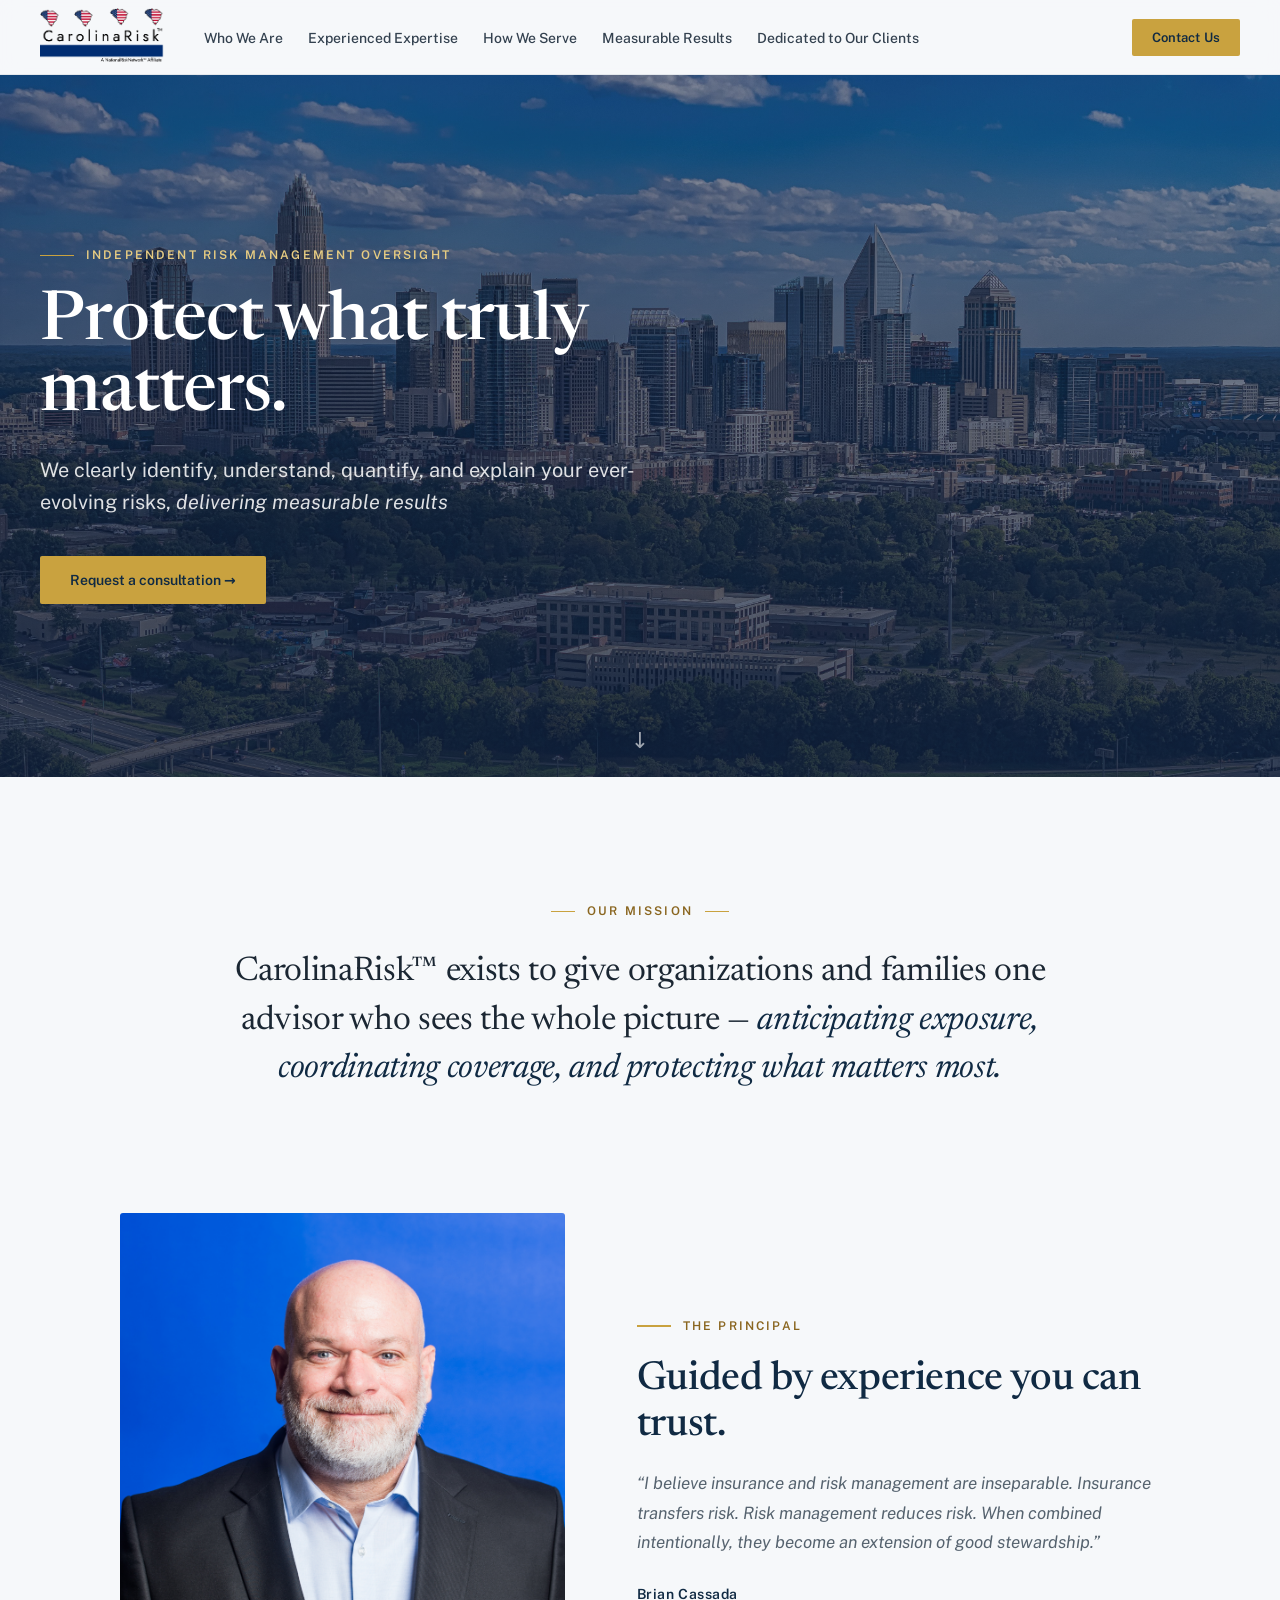
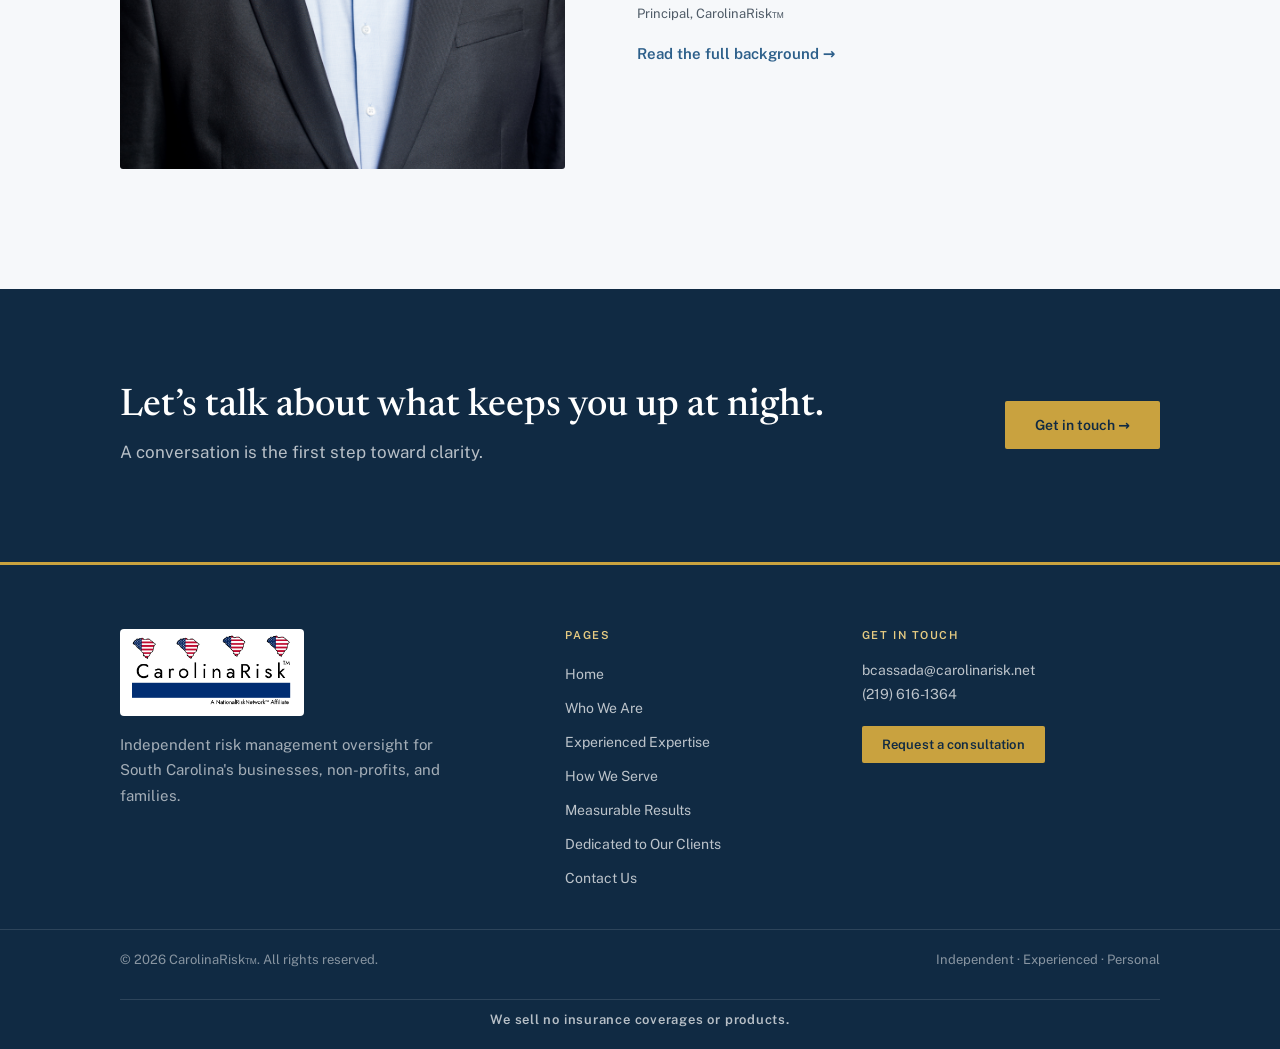
<file: index.html>
<!DOCTYPE html>
<html lang="en">
<head>
  <meta charset="utf-8">
  <link rel="icon" type="image/png" href="assets/images/CarolinaRiskBlack.png">
  <meta name="viewport" content="width=device-width, initial-scale=1">
  <title>Independent Risk Management Oversight, SC | CarolinaRisk</title>
  <meta name="description" content="CarolinaRisk provides independent risk management advisory for businesses, non-profits, and families in South Carolina. No commissions, no conflicts.">
  <link rel="canonical" href="https://carolinarisk.net/">
  <meta property="og:title" content="CarolinaRisk — Clarity in the Face of Risk">
  <meta property="og:description" content="Independent risk management oversight for South Carolina's businesses, non-profits, and families.">
  <meta property="og:url" content="https://carolinarisk.net/">
  <meta property="og:type" content="website">
  <meta property="og:site_name" content="CarolinaRisk">
  <meta property="og:image" content="https://carolinarisk.net/assets/images/CarolinaIndexImg.jpg">
  <meta property="og:image:alt" content="CarolinaRisk — independent risk management oversight">
  <meta name="twitter:card" content="summary_large_image">
  <meta name="twitter:title" content="CarolinaRisk — Clarity in the Face of Risk">
  <meta name="twitter:description" content="Independent risk management oversight for South Carolina's businesses, non-profits, and families.">
  <meta name="twitter:image" content="https://carolinarisk.net/assets/images/CarolinaIndexImg.jpg">
  <link rel="preconnect" href="https://fonts.googleapis.com">
  <link rel="preconnect" href="https://fonts.gstatic.com" crossorigin>
  <link href="https://fonts.googleapis.com/css2?family=Newsreader:ital,opsz,wght@0,6..72,400;0,6..72,500;0,6..72,600;1,6..72,400;1,6..72,500&family=Public+Sans:wght@400;500;600;700&display=swap" rel="stylesheet">
  <link rel="stylesheet" href="css/variables.css?v=2">
  <link rel="stylesheet" href="css/base.css?v=2">
  <link rel="stylesheet" href="css/layout.css?v=2">
  <link rel="stylesheet" href="css/components.css?v=2">
  <link rel="stylesheet" href="css/pages.css?v=2">
  <link rel="stylesheet" href="css/responsive.css?v=2">
  <script type="application/ld+json">
  {
    "@context": "https://schema.org",
    "@type": "ProfessionalService",
    "name": "CarolinaRisk",
    "url": "https://carolinarisk.net",
    "description": "Independent risk management oversight for South Carolina's businesses, non-profits, and families.",
    "image": "https://carolinarisk.net/assets/images/CarolinaIndexImg.jpg",
    "telephone": "+1-219-616-1364",
    "email": "bcassada@carolinarisk.net",
    "founder": {
      "@type": "Person",
      "name": "Brian Cassada"
    },
    "areaServed": {
      "@type": "State",
      "name": "South Carolina"
    }
  }
  </script>
  <script type="application/ld+json">
  {
    "@context": "https://schema.org",
    "@type": "WebSite",
    "name": "CarolinaRisk",
    "url": "https://carolinarisk.net"
  }
  </script>
</head>
<body>
  <a href="#main-content" class="skip-nav">Skip to main content</a>

  <div class="page-wrapper">

    <!-- NAV -->
    <header>
      <nav class="site-nav" aria-label="Main navigation">
        <div class="nav-container">
          <div class="nav-left">
            <a href="index.html" class="logo" aria-label="CarolinaRisk home">
              <img src="assets/images/CarolinaRiskBlack.png" alt="" class="logo-img">
            </a>
            <button type="button" class="nav-toggle" aria-expanded="false" aria-controls="nav-menu" aria-label="Toggle navigation">
              <span class="nav-toggle-bar"></span>
              <span class="nav-toggle-bar"></span>
              <span class="nav-toggle-bar"></span>
            </button>
            <ul class="nav-links" id="nav-menu">
              <li><a href="who-we-are.html" class="nav-link">Who We Are</a></li>
              <li><a href="expertise.html" class="nav-link">Experienced Expertise</a></li>
              <li><a href="how-we-serve.html" class="nav-link">How We Serve</a></li>
              <li><a href="results.html" class="nav-link">Measurable Results</a></li>
              <li><a href="testimonials.html" class="nav-link">Dedicated to Our Clients</a></li>
              <li><a href="contact.html" class="nav-link nav-link--contact">Contact Us</a></li>
            </ul>
          </div>
          <a href="contact.html" class="btn-cta btn-cta--sm nav-cta">Contact Us</a>
        </div>
      </nav>
    </header>

    <main id="main-content">

      <!-- HERO -->
      <section class="hero" style="background-image:linear-gradient(180deg,rgba(16,35,67,.45) 0%,rgba(16,35,67,.74) 100%),url('assets/images/CarolinaIndexImg.jpg');background-position:top">
        <div class="hero__content">
          <div class="hero__inner">
            <div class="hero__label">
              <div class="hero__label-line" aria-hidden="true"></div>
              <div class="hero__label-text">Independent risk management oversight</div>
            </div>
            <h1>Protect what truly matters.</h1>
            <p class="hero__subtitle">We clearly identify, understand, quantify, and explain your ever-evolving risks, <em>delivering measurable results</em></p>
            <a href="contact.html" class="btn-cta">Request a consultation →</a>
          </div>
        </div>
        <div class="hero__scroll" aria-hidden="true">↓</div>
      </section>

      <!-- MISSION -->
      <section class="mission">
        <div class="container container--prose-wide">
          <div class="section-label section-label--centered">
            <div class="section-label__line" aria-hidden="true"></div>
            <div class="section-label__text">Our mission</div>
            <div class="section-label__line" aria-hidden="true"></div>
          </div>
          <p class="mission__text">CarolinaRisk&trade; exists to give organizations and families one advisor who sees the whole picture — <em>anticipating exposure, coordinating coverage, and protecting what matters most.</em></p>
        </div>
      </section>

      <!-- PRINCIPAL TEASER -->
      <section class="principal-teaser">
        <div class="principal-teaser__grid">
          <div class="principal-teaser__photo" style="overflow:hidden;border-radius:3px">
            <img src="assets/images/BrianCassada.jpg" alt="Brian Cassada, Principal of CarolinaRisk" width="1997" height="3000" loading="lazy" style="width:100%;height:100%;object-fit:cover;object-position:center 5%">
          </div>
          <div>
            <div class="section-label">
              <div class="section-label__line" aria-hidden="true"></div>
              <div class="section-label__text">The principal</div>
            </div>
            <h2 class="principal-teaser__title">Guided by experience you can trust.</h2>
            <blockquote class="principal-teaser__text"><em>&ldquo;I believe insurance and risk management are inseparable. Insurance transfers risk. Risk management reduces risk. When combined intentionally, they become an extension of good stewardship.&rdquo;</em></blockquote>
            <div style="font:600 14px var(--cr-font-sans);letter-spacing:.04em;color:var(--cr-navy);margin-top:16px">Brian Cassada</div>
            <div style="font:400 13px var(--cr-font-sans);color:var(--cr-text-muted);margin-top:4px">Principal, CarolinaRisk&trade;</div>
            <a href="expertise.html" class="link-arrow" style="margin-top:24px">Read the full background →</a>
          </div>
        </div>
      </section>

      <!-- CONTACT BAND -->
      <section class="cta-band">
        <div class="cta-band__inner">
          <div>
            <h2 class="cta-band__title">Let&rsquo;s talk about what keeps you up at night.</h2>
            <p class="cta-band__text">A conversation is the first step toward clarity.</p>
          </div>
          <a href="contact.html" class="btn-cta">Get in touch →</a>
        </div>
      </section>

    </main>

    <!-- FOOTER -->
    <footer class="site-footer">
      <div class="footer-grid">
        <div>
          <div class="footer-logo">
            <img src="assets/images/CarolinaRiskBlack.png" alt="CarolinaRisk" class="logo-img">
          </div>
          <p class="footer-desc">Independent risk management oversight for South Carolina's businesses, non-profits, and families.</p>
        </div>
        <nav aria-label="Footer navigation">
          <div class="footer-heading">Pages</div>
          <ul class="footer-links">
              <li><a href="index.html" class="footer-link">Home</a></li>
              <li><a href="who-we-are.html" class="footer-link">Who We Are</a></li>
              <li><a href="expertise.html" class="footer-link">Experienced Expertise</a></li>
              <li><a href="how-we-serve.html" class="footer-link">How We Serve</a></li>
              <li><a href="results.html" class="footer-link">Measurable Results</a></li>
              <li><a href="testimonials.html" class="footer-link">Dedicated to Our Clients</a></li>
              <li><a href="contact.html" class="footer-link">Contact Us</a></li>
          </ul>
        </nav>
        <div>
          <div class="footer-heading">Get in touch</div>
          <div class="footer-contact-text"><a href="mailto:bcassada@carolinarisk.net" class="footer-contact-link">bcassada@carolinarisk.net</a><br><a href="tel:+12196161364" class="footer-contact-link">(219) 616-1364</a></div>
          <a href="contact.html" class="btn-cta btn-cta--sm" style="margin-top:20px">Request a consultation</a>
        </div>
      </div>
      <div class="footer-bottom">
        <div class="footer-bottom-inner">
          <div class="footer-copy">&copy; 2026 CarolinaRisk&trade;. All rights reserved.</div>
          <div class="footer-copy">Independent · Experienced · Personal</div>
          <div style="flex-basis:100%;text-align:center;margin-top:12px;padding-top:12px;border-top:1px solid rgba(255,255,255,.12)"><div style="font:600 13px var(--cr-font-sans);letter-spacing:.06em;color:rgba(255,255,255,.7)">We sell no insurance coverages or products.</div></div>
        </div>
      </div>
    </footer>

  </div>

  <script src="js/main.js?v=2"></script>
</body>
</html>
</file>
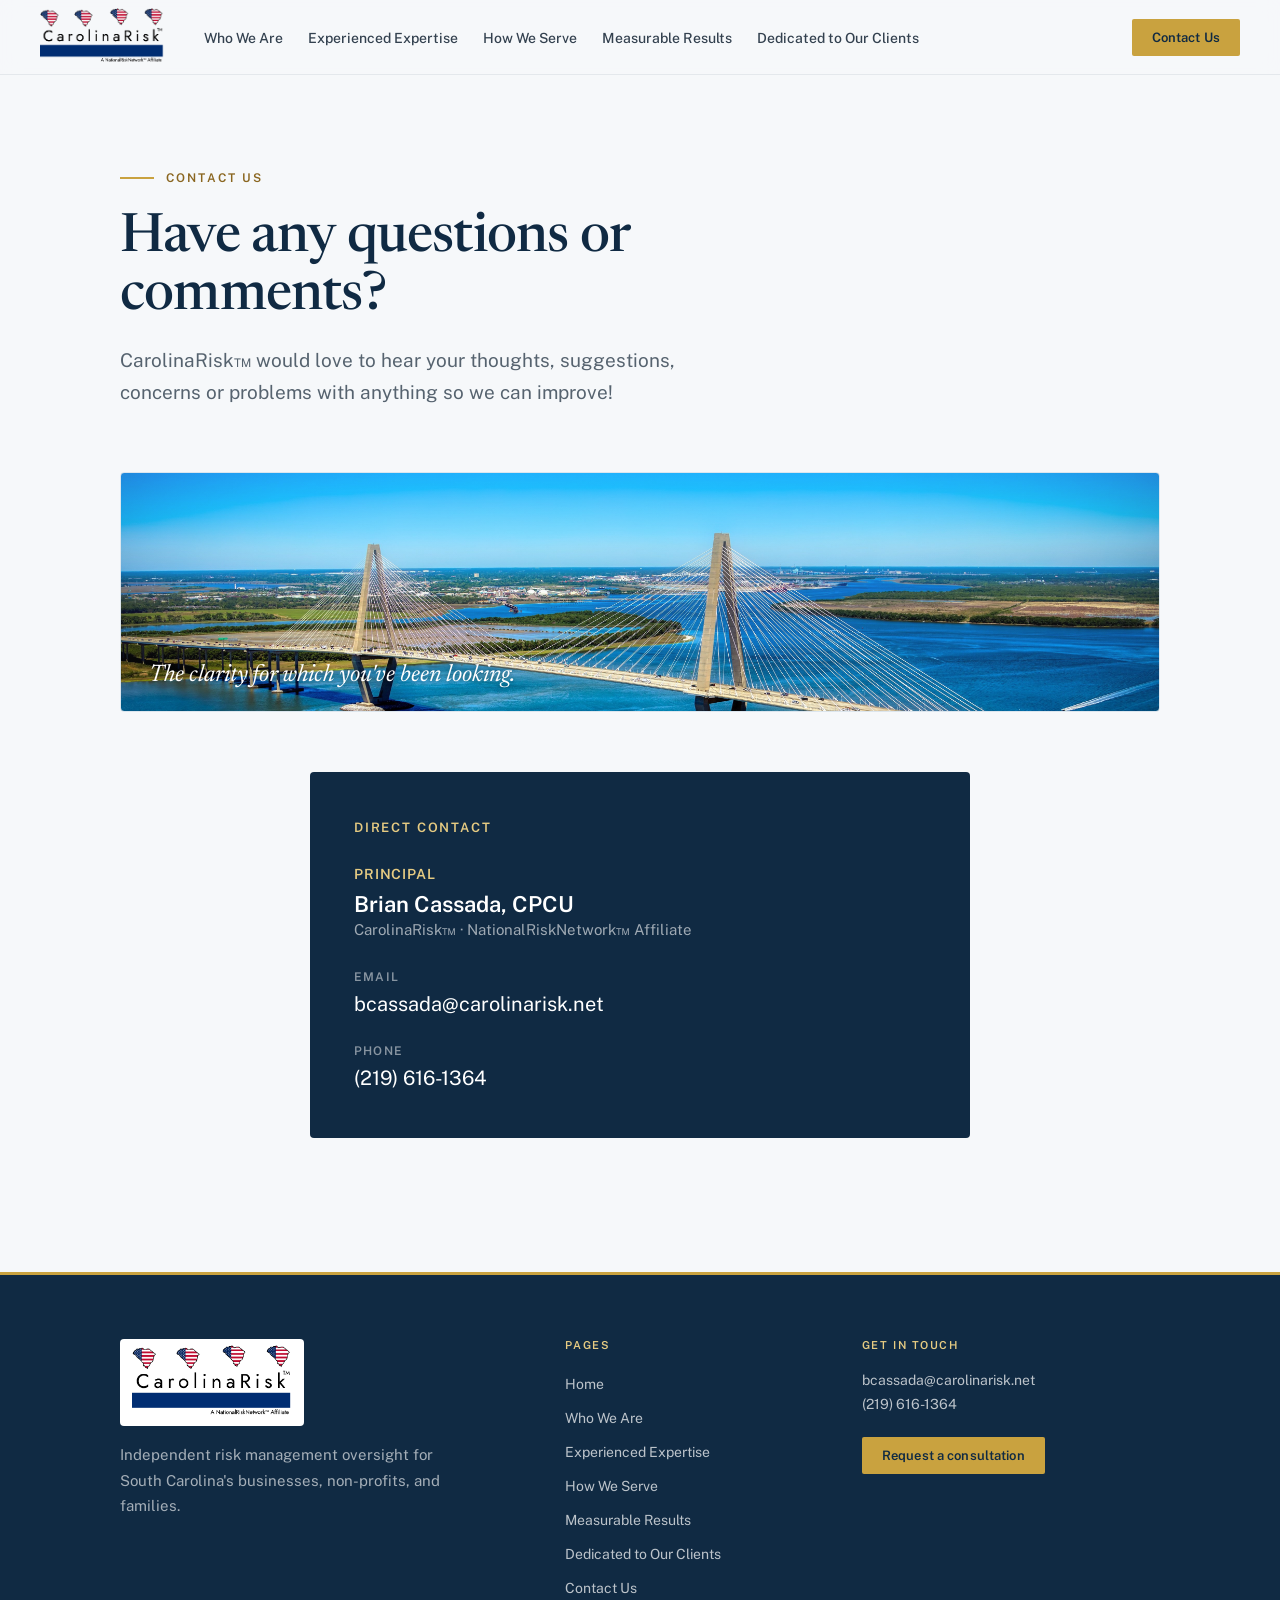
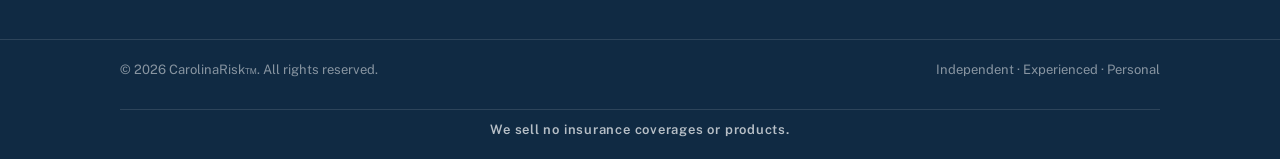
<file: contact.html>
<!DOCTYPE html>
<html lang="en">
<head>
  <meta charset="utf-8">
  <link rel="icon" type="image/png" href="assets/images/CarolinaRiskBlack.png">
  <meta name="viewport" content="width=device-width, initial-scale=1">
  <title>Contact Us | CarolinaRisk</title>
  <meta name="description" content="Request a confidential consultation with CarolinaRisk. No obligation, complete discretion.">
  <link rel="canonical" href="https://carolinarisk.net/contact.html">
  <meta property="og:title" content="Contact Us | CarolinaRisk">
  <meta property="og:description" content="Request a confidential consultation with CarolinaRisk. No obligation, complete discretion.">
  <meta property="og:url" content="https://carolinarisk.net/contact.html">
  <meta property="og:type" content="website">
  <meta property="og:site_name" content="CarolinaRisk">
  <meta property="og:image" content="https://carolinarisk.net/assets/images/CarolinaIndexImg.jpg">
  <meta property="og:image:alt" content="CarolinaRisk — Contact Us">
  <meta name="twitter:card" content="summary_large_image">
  <meta name="twitter:title" content="Contact Us | CarolinaRisk">
  <meta name="twitter:description" content="Request a confidential consultation with CarolinaRisk. No obligation, complete discretion.">
  <meta name="twitter:image" content="https://carolinarisk.net/assets/images/CarolinaIndexImg.jpg">
  <link rel="preconnect" href="https://fonts.googleapis.com">
  <link rel="preconnect" href="https://fonts.gstatic.com" crossorigin>
  <link href="https://fonts.googleapis.com/css2?family=Newsreader:ital,opsz,wght@0,6..72,400;0,6..72,500;0,6..72,600;1,6..72,400;1,6..72,500&family=Public+Sans:wght@400;500;600;700&display=swap" rel="stylesheet">
  <link rel="stylesheet" href="css/variables.css?v=2">
  <link rel="stylesheet" href="css/base.css?v=2">
  <link rel="stylesheet" href="css/layout.css?v=2">
  <link rel="stylesheet" href="css/components.css?v=2">
  <link rel="stylesheet" href="css/pages.css?v=2">
  <link rel="stylesheet" href="css/responsive.css?v=2">
  <script type="application/ld+json">
  {
    "@context": "https://schema.org",
    "@type": "BreadcrumbList",
    "itemListElement": [
      { "@type": "ListItem", "position": 1, "name": "Home", "item": "https://carolinarisk.net/" },
      { "@type": "ListItem", "position": 2, "name": "Contact Us", "item": "https://carolinarisk.net/contact.html" }
    ]
  }
  </script>
</head>
<body>
  <a href="#main-content" class="skip-nav">Skip to main content</a>

  <div class="page-wrapper">

    <header>
      <nav class="site-nav" aria-label="Main navigation">
        <div class="nav-container">
          <div class="nav-left">
            <a href="index.html" class="logo" aria-label="CarolinaRisk home">
              <img src="assets/images/CarolinaRiskBlack.png" alt="" class="logo-img">
            </a>
            <button type="button" class="nav-toggle" aria-expanded="false" aria-controls="nav-menu" aria-label="Toggle navigation">
              <span class="nav-toggle-bar"></span>
              <span class="nav-toggle-bar"></span>
              <span class="nav-toggle-bar"></span>
            </button>
            <ul class="nav-links" id="nav-menu">
              <li><a href="who-we-are.html" class="nav-link">Who We Are</a></li>
              <li><a href="expertise.html" class="nav-link">Experienced Expertise</a></li>
              <li><a href="how-we-serve.html" class="nav-link">How We Serve</a></li>
              <li><a href="results.html" class="nav-link">Measurable Results</a></li>
              <li><a href="testimonials.html" class="nav-link">Dedicated to Our Clients</a></li>
              <li><a href="contact.html" class="nav-link nav-link--contact active" aria-current="page">Contact Us</a></li>
            </ul>
          </div>
          <a href="contact.html" class="btn-cta btn-cta--sm nav-cta">Contact Us</a>
        </div>
      </nav>
    </header>

    <main id="main-content">

      <section class="page-header page-header--with-sub">
        <div class="container">
          <div class="section-label">
            <div class="section-label__line" aria-hidden="true"></div>
            <div class="section-label__text">Contact us</div>
          </div>
          <h1 class="page-title" style="max-width:760px;margin-bottom:18px">Have any questions or comments?</h1>
          <p class="page-subtitle" style="max-width:600px">CarolinaRisk™ would love to hear your thoughts, suggestions, concerns or problems with anything so we can improve!</p>
        </div>
      </section>

      <!-- SKYLINE IMAGE -->
      <section class="contact-skyline">
        <div class="container">
          <div class="contact-skyline__img" style="background-image:linear-gradient(180deg,rgba(214,230,242,.15),rgba(255,255,255,0)),url('assets/images/CarolinaClear.jpg');background-size:cover;background-position:center">
            <div class="contact-skyline__tagline" style="text-shadow:0 1px 4px rgba(0,0,0,.3);color:#fff">The clarity for which you've been looking.</div>
          </div>
        </div>
      </section>

      <!-- CONTACT DETAILS -->
      <section class="contact-form-section">
        <div class="container">
          <div style="max-width:660px;margin:0 auto">
            <div class="contact-box contact-box--lg">
              <div class="contact-box__heading" style="font-size:13px;margin-bottom:32px">Direct contact</div>
              <div style="margin-bottom:32px">
                <div style="font:600 14px/1 var(--cr-font-sans);letter-spacing:.06em;color:var(--cr-gold-light);text-transform:uppercase;margin-bottom:10px">Principal</div>
                <div style="font:600 22px var(--cr-font-sans);color:#fff">Brian Cassada, CPCU</div>
                <div style="font:400 15px var(--cr-font-sans);color:rgba(255,255,255,.6);margin-top:4px">CarolinaRisk&trade; · NationalRiskNetwork&trade; Affiliate</div>
              </div>
              <div class="contact-box__items" style="gap:28px">
                <div>
                  <div class="contact-box__label" style="font-size:12px;margin-bottom:8px">Email</div>
                  <div class="contact-box__value" style="font-size:20px"><a href="mailto:bcassada@carolinarisk.net" class="contact-box__value-link">bcassada@carolinarisk.net</a></div>
                </div>
                <div>
                  <div class="contact-box__label" style="font-size:12px;margin-bottom:8px">Phone</div>
                  <div class="contact-box__value" style="font-size:20px"><a href="tel:+12196161364" class="contact-box__value-link">(219) 616-1364</a></div>
                </div>
              </div>
            </div>
          </div>
        </div>
      </section>

    </main>

    <footer class="site-footer">
      <div class="footer-grid">
        <div>
          <div class="footer-logo">
            <img src="assets/images/CarolinaRiskBlack.png" alt="CarolinaRisk" class="logo-img">
          </div>
          <p class="footer-desc">Independent risk management oversight for South Carolina's businesses, non-profits, and families.</p>
        </div>
        <nav aria-label="Footer navigation">
          <div class="footer-heading">Pages</div>
          <ul class="footer-links">
              <li><a href="index.html" class="footer-link">Home</a></li>
              <li><a href="who-we-are.html" class="footer-link">Who We Are</a></li>
              <li><a href="expertise.html" class="footer-link">Experienced Expertise</a></li>
              <li><a href="how-we-serve.html" class="footer-link">How We Serve</a></li>
              <li><a href="results.html" class="footer-link">Measurable Results</a></li>
              <li><a href="testimonials.html" class="footer-link">Dedicated to Our Clients</a></li>
              <li><a href="contact.html" class="footer-link">Contact Us</a></li>
          </ul>
        </nav>
        <div>
          <div class="footer-heading">Get in touch</div>
          <div class="footer-contact-text"><a href="mailto:bcassada@carolinarisk.net" class="footer-contact-link">bcassada@carolinarisk.net</a><br><a href="tel:+12196161364" class="footer-contact-link">(219) 616-1364</a></div>
          <a href="contact.html" class="btn-cta btn-cta--sm" style="margin-top:20px">Request a consultation</a>
        </div>
      </div>
      <div class="footer-bottom">
        <div class="footer-bottom-inner">
          <div class="footer-copy">&copy; 2026 CarolinaRisk&trade;. All rights reserved.</div>
          <div class="footer-copy">Independent · Experienced · Personal</div>
          <div style="flex-basis:100%;text-align:center;margin-top:12px;padding-top:12px;border-top:1px solid rgba(255,255,255,.12)"><div style="font:600 13px var(--cr-font-sans);letter-spacing:.06em;color:rgba(255,255,255,.7)">We sell no insurance coverages or products.</div></div>
        </div>
      </div>
    </footer>

  </div>

  <script src="js/main.js?v=2"></script>
</body>
</html>
</file>
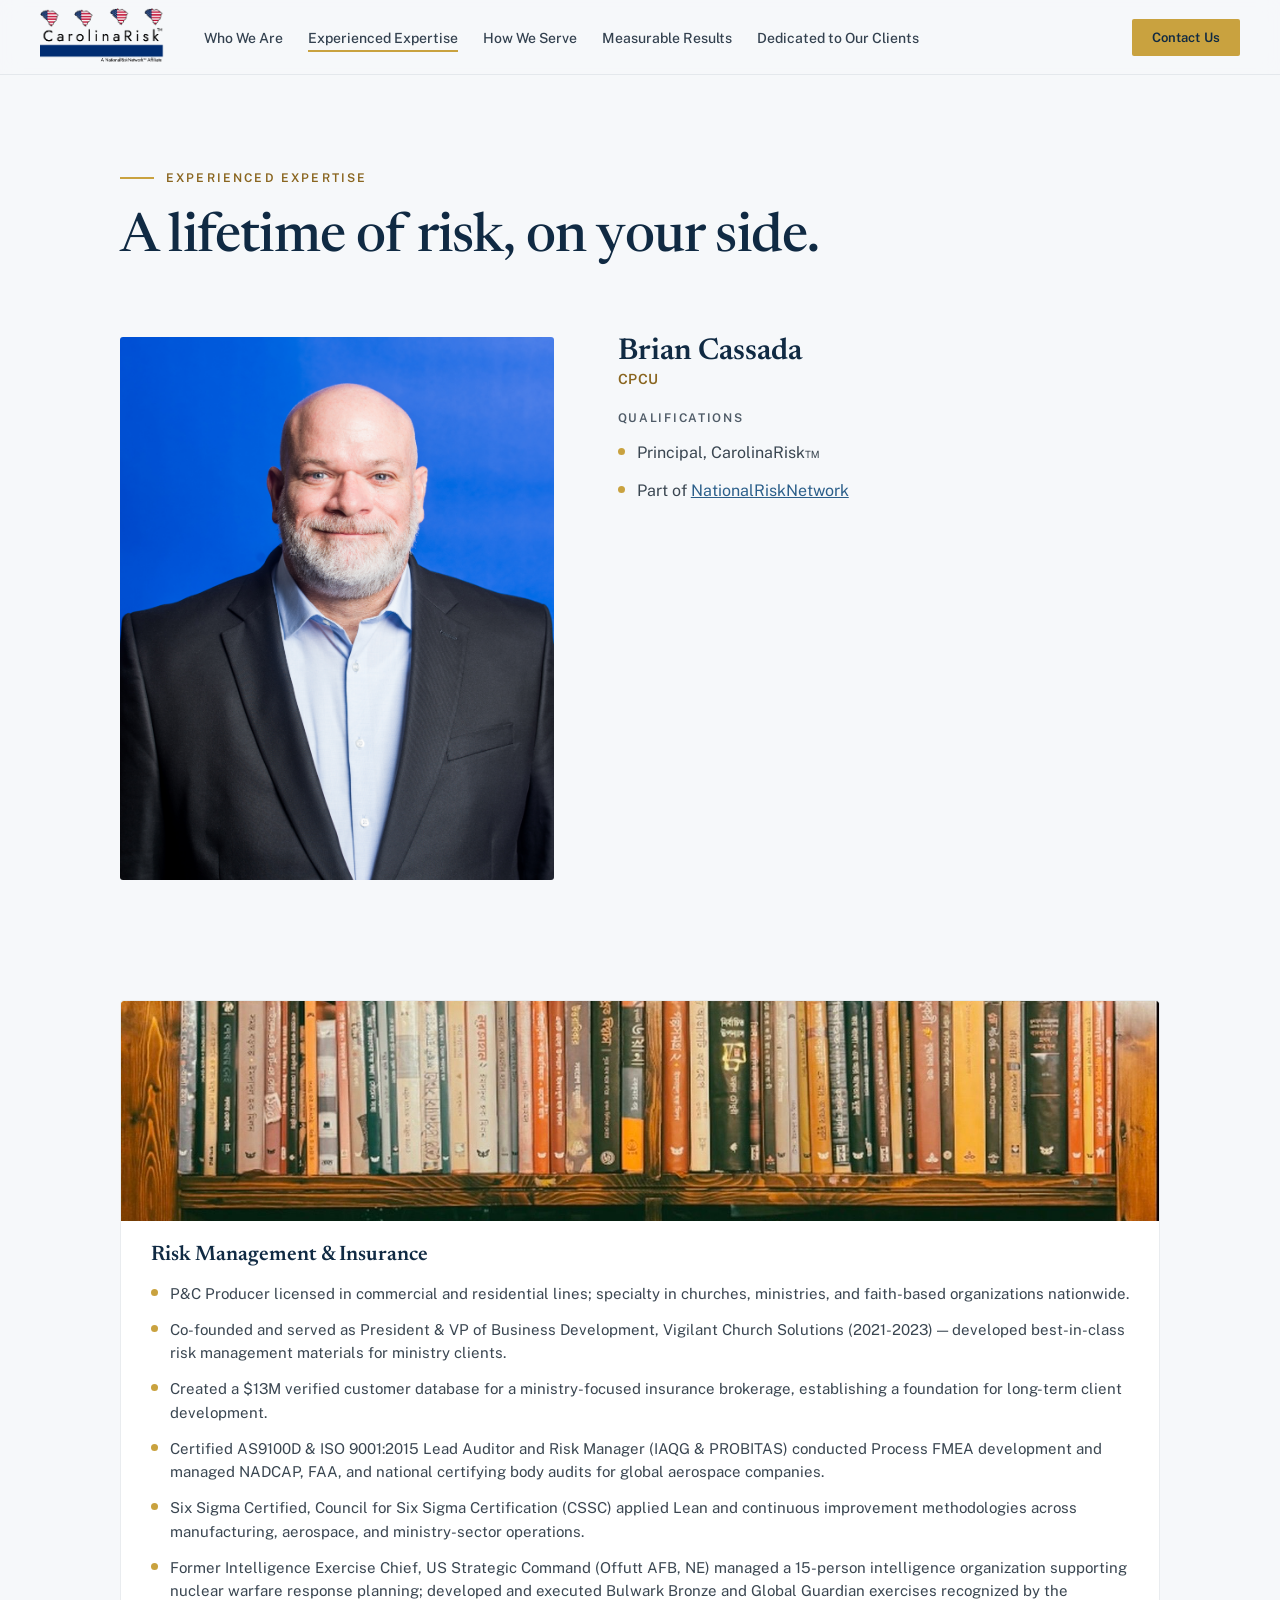
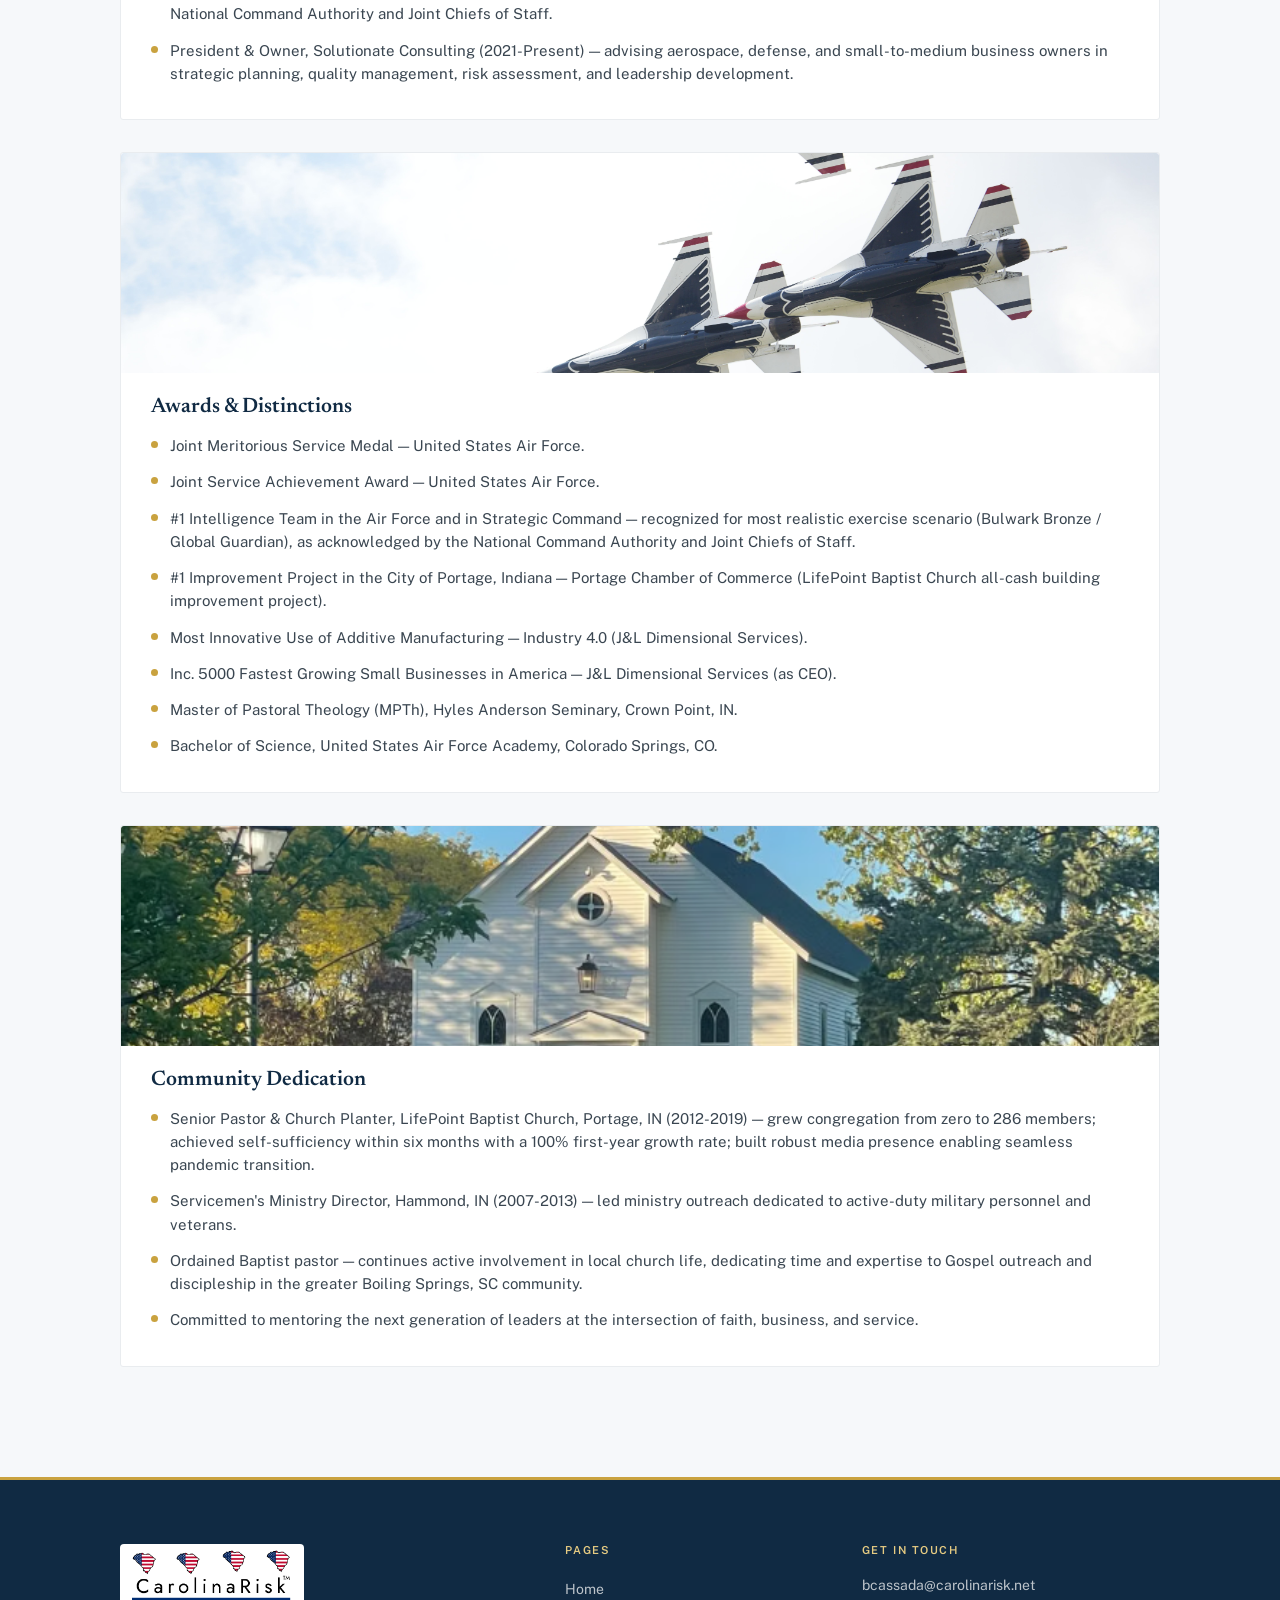
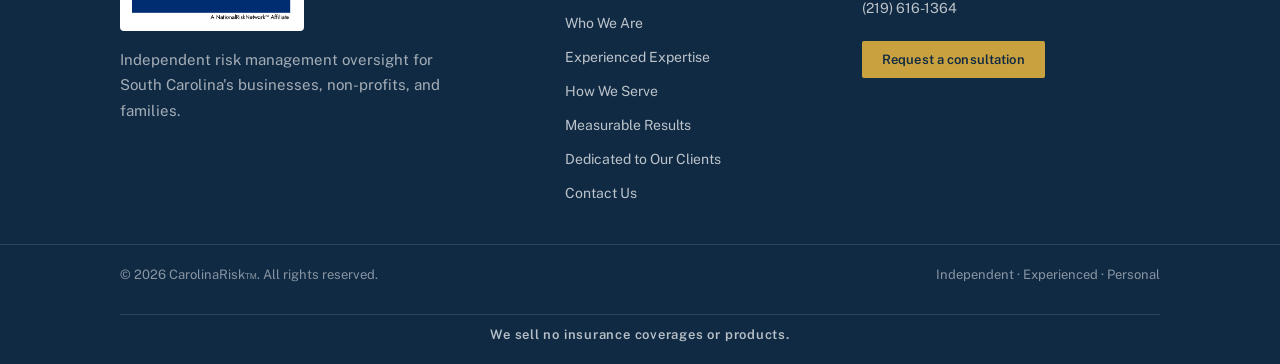
<file: expertise.html>
<!DOCTYPE html>
<html lang="en">
<head>
  <meta charset="utf-8">
  <link rel="icon" type="image/png" href="assets/images/CarolinaRiskBlack.png">
  <meta name="viewport" content="width=device-width, initial-scale=1">
  <title>Experienced Expertise | CarolinaRisk</title>
  <meta name="description" content="Meet the principal behind CarolinaRisk. Decades of risk management and insurance leadership, applied entirely on the client's side.">
  <link rel="canonical" href="https://carolinarisk.net/expertise.html">
  <meta property="og:title" content="Experienced Expertise | CarolinaRisk">
  <meta property="og:description" content="Decades of risk management and insurance leadership, applied entirely on the client's side.">
  <meta property="og:url" content="https://carolinarisk.net/expertise.html">
  <meta property="og:type" content="website">
  <meta property="og:site_name" content="CarolinaRisk">
  <meta property="og:image" content="https://carolinarisk.net/assets/images/CarolinaRiskBlack.png">
  <meta property="og:image:alt" content="CarolinaRisk logo">
  <meta name="twitter:card" content="summary_large_image">
  <meta name="twitter:title" content="Experienced Expertise | CarolinaRisk">
  <meta name="twitter:description" content="Decades of risk management and insurance leadership, applied entirely on the client's side.">
  <meta name="twitter:image" content="https://carolinarisk.net/assets/images/CarolinaRiskBlack.png">
  <link rel="preconnect" href="https://fonts.googleapis.com">
  <link rel="preconnect" href="https://fonts.gstatic.com" crossorigin>
  <link href="https://fonts.googleapis.com/css2?family=Newsreader:ital,opsz,wght@0,6..72,400;0,6..72,500;0,6..72,600;1,6..72,400;1,6..72,500&family=Public+Sans:wght@400;500;600;700&display=swap" rel="stylesheet">
  <link rel="stylesheet" href="css/variables.css?v=2">
  <link rel="stylesheet" href="css/base.css?v=2">
  <link rel="stylesheet" href="css/layout.css?v=2">
  <link rel="stylesheet" href="css/components.css?v=2">
  <link rel="stylesheet" href="css/pages.css?v=2">
  <link rel="stylesheet" href="css/responsive.css?v=2">
  <script type="application/ld+json">
  {
    "@context": "https://schema.org",
    "@type": "BreadcrumbList",
    "itemListElement": [
      { "@type": "ListItem", "position": 1, "name": "Home", "item": "https://carolinarisk.net/" },
      { "@type": "ListItem", "position": 2, "name": "Experienced Expertise", "item": "https://carolinarisk.net/expertise.html" }
    ]
  }
  </script>
</head>
<body>
  <a href="#main-content" class="skip-nav">Skip to main content</a>

  <div class="page-wrapper">

    <header>
      <nav class="site-nav" aria-label="Main navigation">
        <div class="nav-container">
          <div class="nav-left">
            <a href="index.html" class="logo" aria-label="CarolinaRisk home">
              <img src="assets/images/CarolinaRiskBlack.png" alt="" class="logo-img">
            </a>
            <button type="button" class="nav-toggle" aria-expanded="false" aria-controls="nav-menu" aria-label="Toggle navigation">
              <span class="nav-toggle-bar"></span>
              <span class="nav-toggle-bar"></span>
              <span class="nav-toggle-bar"></span>
            </button>
            <ul class="nav-links" id="nav-menu">
              <li><a href="who-we-are.html" class="nav-link">Who We Are</a></li>
              <li><a href="expertise.html" class="nav-link active" aria-current="page">Experienced Expertise</a></li>
              <li><a href="how-we-serve.html" class="nav-link">How We Serve</a></li>
              <li><a href="results.html" class="nav-link">Measurable Results</a></li>
              <li><a href="testimonials.html" class="nav-link">Dedicated to Our Clients</a></li>
              <li><a href="contact.html" class="nav-link nav-link--contact">Contact Us</a></li>
            </ul>
          </div>
          <a href="contact.html" class="btn-cta btn-cta--sm nav-cta">Contact Us</a>
        </div>
      </nav>
    </header>

    <main id="main-content">

      <section class="page-header">
        <div class="container">
          <div class="section-label">
            <div class="section-label__line" aria-hidden="true"></div>
            <div class="section-label__text">Experienced expertise</div>
          </div>
          <h1 class="page-title" style="max-width:820px">A lifetime of risk, on your side.</h1>
        </div>
      </section>

      <!-- PRINCIPAL -->
      <section class="expertise-principal">
        <div class="expertise-principal__grid">
          <div class="expertise-principal__photo" style="overflow:hidden;border-radius:3px">
            <img src="assets/images/BrianCassada.jpg" alt="Brian Cassada, Principal of CarolinaRisk" width="1997" height="3000" style="width:100%;height:100%;object-fit:cover;object-position:center 5%">
          </div>
          <div>
            <h2 class="expertise-principal__name">Brian Cassada</h2>
            <div class="expertise-principal__role">CPCU</div>
            <div class="expertise-principal__quals-label">Qualifications</div>
            <ul class="bullet-list">
              <li class="bullet-item">
                <div class="bullet-dot" aria-hidden="true"></div>
                <span class="bullet-text bullet-text--lg">Principal, CarolinaRisk&trade;</span>
              </li>
              <li class="bullet-item">
                <div class="bullet-dot" aria-hidden="true"></div>
                <span class="bullet-text bullet-text--lg">Part of <a href="https://www.nationalrisknetwork.net" target="_blank" rel="noopener noreferrer" style="color:var(--cr-blue);text-decoration:underline">NationalRiskNetwork<span class="sr-only"> (opens in a new tab)</span></a></span>
              </li>
            </ul>
          </div>
        </div>
      </section>

      <!-- EXPERTISE SECTIONS -->
      <section style="padding:40px 0 110px">
        <div class="container">
          <div style="display:flex;flex-direction:column;gap:32px">
            <!-- Risk Management & Insurance -->
            <div class="card">
              <img src="assets/images/EE1.jpg" alt="" width="1946" height="2570" class="card__img" loading="lazy">
              <h2 class="card__title">Risk Management &amp; Insurance</h2>
              <ul class="bullet-list" style="margin-top:16px">
                <li class="bullet-item">
                  <div class="bullet-dot" aria-hidden="true"></div>
                  <span class="bullet-text">P&amp;C Producer licensed in commercial and residential lines; specialty in churches, ministries, and faith-based organizations nationwide.</span>
                </li>
                <li class="bullet-item">
                  <div class="bullet-dot" aria-hidden="true"></div>
                  <span class="bullet-text">Co-founded and served as President &amp; VP of Business Development, Vigilant Church Solutions (2021-2023) — developed best-in-class risk management materials for ministry clients.</span>
                </li>
                <li class="bullet-item">
                  <div class="bullet-dot" aria-hidden="true"></div>
                  <span class="bullet-text">Created a $13M verified customer database for a ministry-focused insurance brokerage, establishing a foundation for long-term client development.</span>
                </li>
                <li class="bullet-item">
                  <div class="bullet-dot" aria-hidden="true"></div>
                  <span class="bullet-text">Certified AS9100D &amp; ISO 9001:2015 Lead Auditor and Risk Manager (IAQG &amp; PROBITAS) conducted Process FMEA development and managed NADCAP, FAA, and national certifying body audits for global aerospace companies.</span>
                </li>
                <li class="bullet-item">
                  <div class="bullet-dot" aria-hidden="true"></div>
                  <span class="bullet-text">Six Sigma Certified, Council for Six Sigma Certification (CSSC) applied Lean and continuous improvement methodologies across manufacturing, aerospace, and ministry-sector operations.</span>
                </li>
                <li class="bullet-item">
                  <div class="bullet-dot" aria-hidden="true"></div>
                  <span class="bullet-text">Former Intelligence Exercise Chief, US Strategic Command (Offutt AFB, NE) managed a 15-person intelligence organization supporting nuclear warfare response planning; developed and executed Bulwark Bronze and Global Guardian exercises recognized by the National Command Authority and Joint Chiefs of Staff.</span>
                </li>
                <li class="bullet-item">
                  <div class="bullet-dot" aria-hidden="true"></div>
                  <span class="bullet-text">President &amp; Owner, Solutionate Consulting (2021-Present) — advising aerospace, defense, and small-to-medium business owners in strategic planning, quality management, risk assessment, and leadership development.</span>
                </li>
              </ul>
            </div>
            <!-- Awards & Distinctions -->
            <div class="card">
              <img src="assets/images/EE3.jpg" alt="" width="7008" height="4672" class="card__img" loading="lazy">
              <h2 class="card__title">Awards &amp; Distinctions</h2>
              <ul class="bullet-list" style="margin-top:16px">
                <li class="bullet-item">
                  <div class="bullet-dot" aria-hidden="true"></div>
                  <span class="bullet-text">Joint Meritorious Service Medal — United States Air Force.</span>
                </li>
                <li class="bullet-item">
                  <div class="bullet-dot" aria-hidden="true"></div>
                  <span class="bullet-text">Joint Service Achievement Award — United States Air Force.</span>
                </li>
                <li class="bullet-item">
                  <div class="bullet-dot" aria-hidden="true"></div>
                  <span class="bullet-text">#1 Intelligence Team in the Air Force and in Strategic Command — recognized for most realistic exercise scenario (Bulwark Bronze / Global Guardian), as acknowledged by the National Command Authority and Joint Chiefs of Staff.</span>
                </li>
                <li class="bullet-item">
                  <div class="bullet-dot" aria-hidden="true"></div>
                  <span class="bullet-text">#1 Improvement Project in the City of Portage, Indiana — Portage Chamber of Commerce (LifePoint Baptist Church all-cash building improvement project).</span>
                </li>
                <li class="bullet-item">
                  <div class="bullet-dot" aria-hidden="true"></div>
                  <span class="bullet-text">Most Innovative Use of Additive Manufacturing — Industry 4.0 (J&amp;L Dimensional Services).</span>
                </li>
                <li class="bullet-item">
                  <div class="bullet-dot" aria-hidden="true"></div>
                  <span class="bullet-text">Inc. 5000 Fastest Growing Small Businesses in America — J&amp;L Dimensional Services (as CEO).</span>
                </li>
                <li class="bullet-item">
                  <div class="bullet-dot" aria-hidden="true"></div>
                  <span class="bullet-text">Master of Pastoral Theology (MPTh), Hyles Anderson Seminary, Crown Point, IN.</span>
                </li>
                <li class="bullet-item">
                  <div class="bullet-dot" aria-hidden="true"></div>
                  <span class="bullet-text">Bachelor of Science, United States Air Force Academy, Colorado Springs, CO.</span>
                </li>
              </ul>
            </div>
            <!-- Community Dedication -->
            <div class="card">
              <img src="assets/images/EE3.png" alt="" width="720" height="962" class="card__img" loading="lazy">
              <h2 class="card__title">Community Dedication</h2>
              <ul class="bullet-list" style="margin-top:16px">
                <li class="bullet-item">
                  <div class="bullet-dot" aria-hidden="true"></div>
                  <span class="bullet-text">Senior Pastor &amp; Church Planter, LifePoint Baptist Church, Portage, IN (2012-2019) — grew congregation from zero to 286 members; achieved self-sufficiency within six months with a 100% first-year growth rate; built robust media presence enabling seamless pandemic transition.</span>
                </li>
                <li class="bullet-item">
                  <div class="bullet-dot" aria-hidden="true"></div>
                  <span class="bullet-text">Servicemen&#39;s Ministry Director, Hammond, IN (2007-2013) — led ministry outreach dedicated to active-duty military personnel and veterans.</span>
                </li>
                <li class="bullet-item">
                  <div class="bullet-dot" aria-hidden="true"></div>
                  <span class="bullet-text">Ordained Baptist pastor — continues active involvement in local church life, dedicating time and expertise to Gospel outreach and discipleship in the greater Boiling Springs, SC community.</span>
                </li>
                <li class="bullet-item">
                  <div class="bullet-dot" aria-hidden="true"></div>
                  <span class="bullet-text">Committed to mentoring the next generation of leaders at the intersection of faith, business, and service.</span>
                </li>
              </ul>
            </div>
          </div>
        </div>
      </section>

    </main>

    <footer class="site-footer">
      <div class="footer-grid">
        <div>
          <div class="footer-logo">
            <img src="assets/images/CarolinaRiskBlack.png" alt="CarolinaRisk" class="logo-img">
          </div>
          <p class="footer-desc">Independent risk management oversight for South Carolina's businesses, non-profits, and families.</p>
        </div>
        <nav aria-label="Footer navigation">
          <div class="footer-heading">Pages</div>
          <ul class="footer-links">
              <li><a href="index.html" class="footer-link">Home</a></li>
              <li><a href="who-we-are.html" class="footer-link">Who We Are</a></li>
              <li><a href="expertise.html" class="footer-link">Experienced Expertise</a></li>
              <li><a href="how-we-serve.html" class="footer-link">How We Serve</a></li>
              <li><a href="results.html" class="footer-link">Measurable Results</a></li>
              <li><a href="testimonials.html" class="footer-link">Dedicated to Our Clients</a></li>
              <li><a href="contact.html" class="footer-link">Contact Us</a></li>
          </ul>
        </nav>
        <div>
          <div class="footer-heading">Get in touch</div>
          <div class="footer-contact-text"><a href="mailto:bcassada@carolinarisk.net" class="footer-contact-link">bcassada@carolinarisk.net</a><br><a href="tel:+12196161364" class="footer-contact-link">(219) 616-1364</a></div>
          <a href="contact.html" class="btn-cta btn-cta--sm" style="margin-top:20px">Request a consultation</a>
        </div>
      </div>
      <div class="footer-bottom">
        <div class="footer-bottom-inner">
          <div class="footer-copy">&copy; 2026 CarolinaRisk&trade;. All rights reserved.</div>
          <div class="footer-copy">Independent · Experienced · Personal</div>
          <div style="flex-basis:100%;text-align:center;margin-top:12px;padding-top:12px;border-top:1px solid rgba(255,255,255,.12)"><div style="font:600 13px var(--cr-font-sans);letter-spacing:.06em;color:rgba(255,255,255,.7)">We sell no insurance coverages or products.</div></div>
        </div>
      </div>
    </footer>

  </div>

  <script src="js/main.js?v=2"></script>
</body>
</html>
</file>
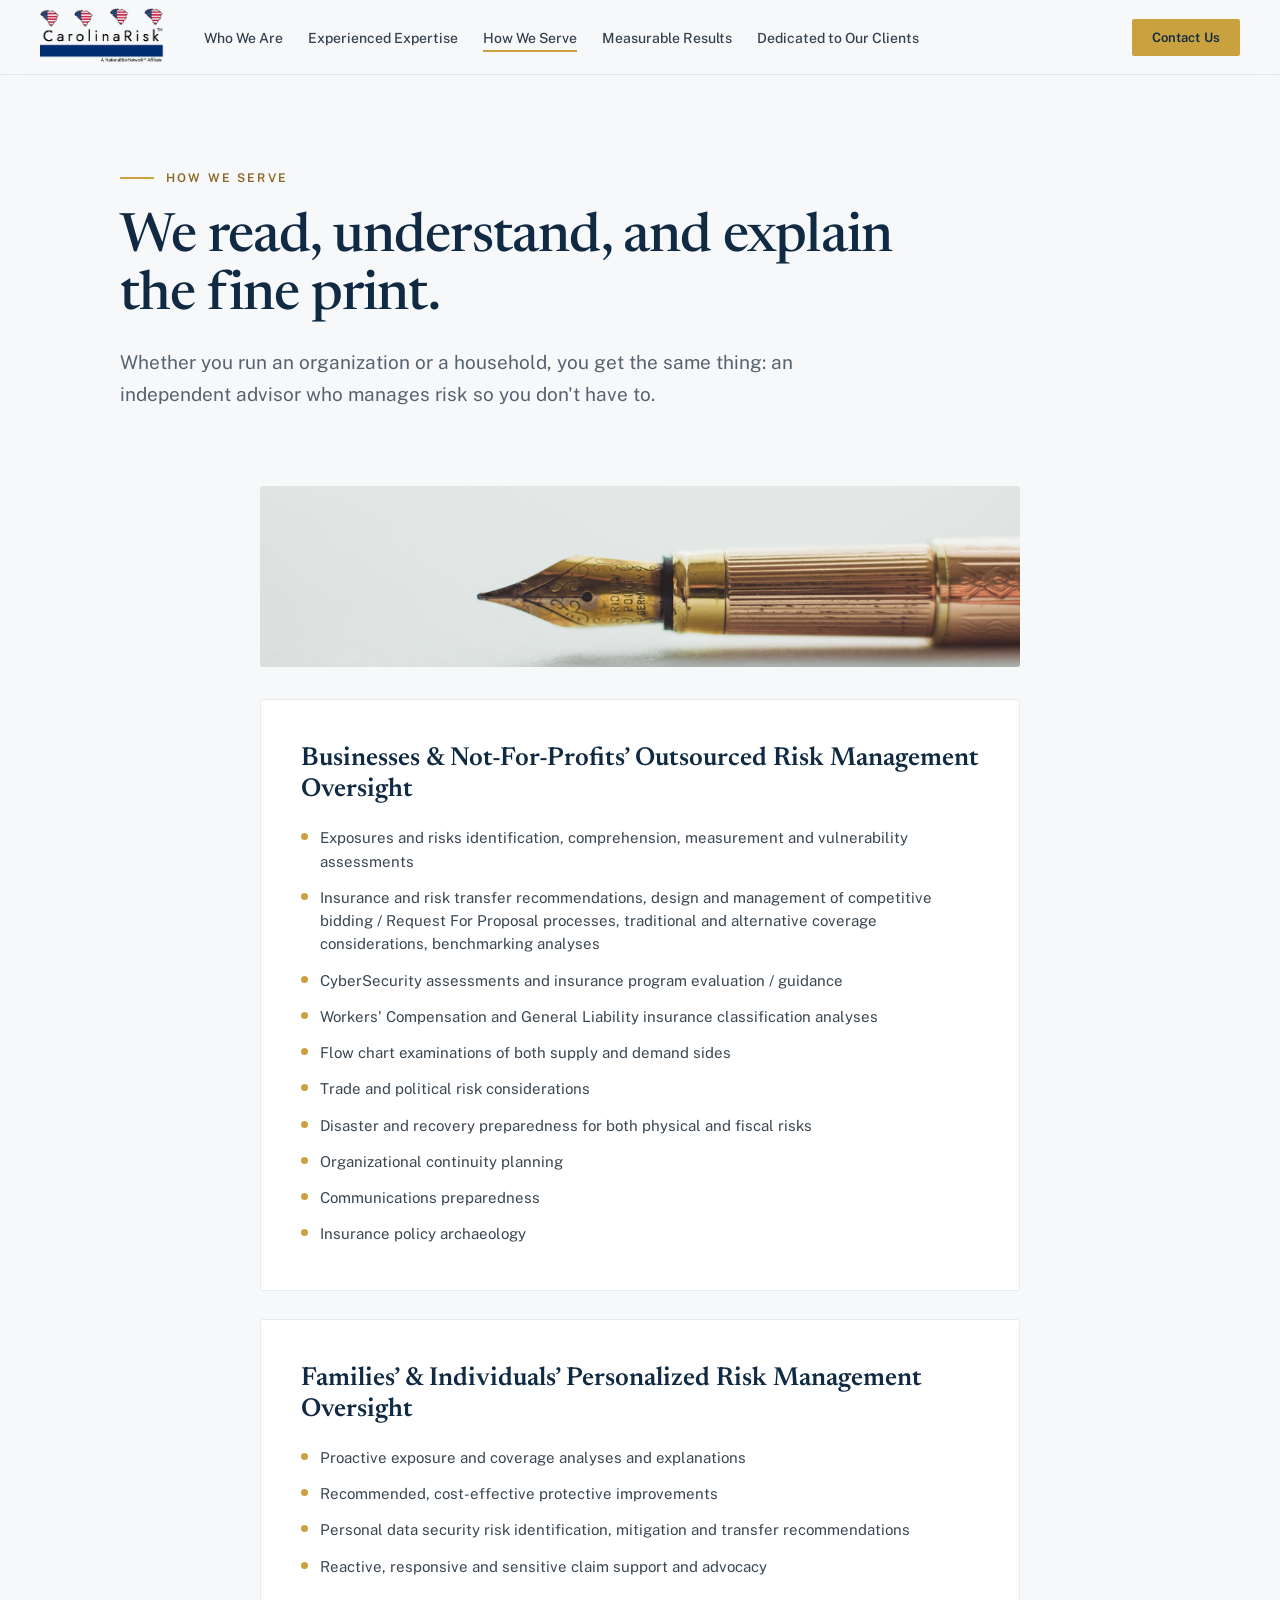
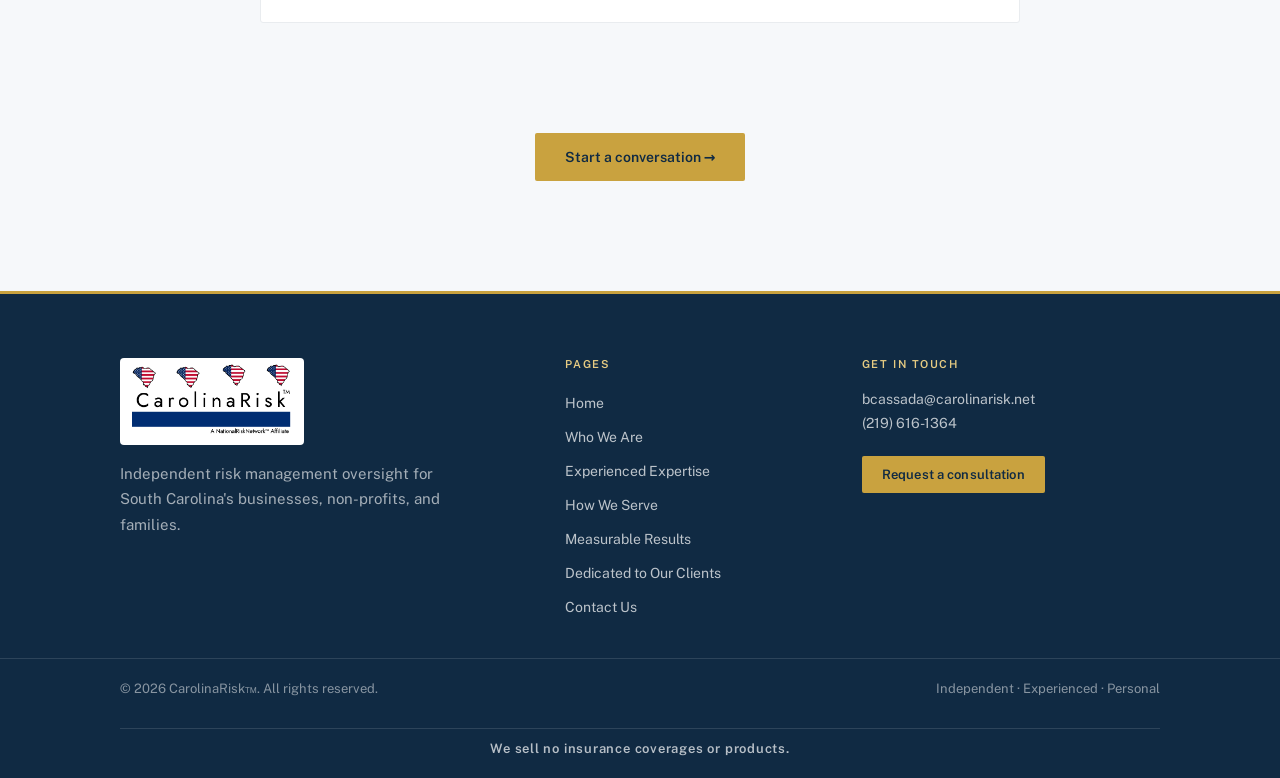
<file: how-we-serve.html>
<!DOCTYPE html>
<html lang="en">
<head>
  <meta charset="utf-8">
  <link rel="icon" type="image/png" href="assets/images/CarolinaRiskBlack.png">
  <meta name="viewport" content="width=device-width, initial-scale=1">
  <title>How We Serve | CarolinaRisk</title>
  <meta name="description" content="Outsourced risk management oversight for South Carolina businesses and personalized risk advisory for high-net-worth families.">
  <link rel="canonical" href="https://carolinarisk.net/how-we-serve.html">
  <meta property="og:title" content="How We Serve | CarolinaRisk">
  <meta property="og:description" content="Outsourced risk management oversight for businesses and personalized advisory for families.">
  <meta property="og:url" content="https://carolinarisk.net/how-we-serve.html">
  <meta property="og:type" content="website">
  <meta property="og:site_name" content="CarolinaRisk">
  <meta property="og:image" content="https://carolinarisk.net/assets/images/CarolinaIndexImg.jpg">
  <meta property="og:image:alt" content="CarolinaRisk — How We Serve">
  <meta name="twitter:card" content="summary_large_image">
  <meta name="twitter:title" content="How We Serve | CarolinaRisk">
  <meta name="twitter:description" content="Outsourced risk management oversight for businesses and personalized advisory for families.">
  <meta name="twitter:image" content="https://carolinarisk.net/assets/images/CarolinaIndexImg.jpg">
  <link rel="preconnect" href="https://fonts.googleapis.com">
  <link rel="preconnect" href="https://fonts.gstatic.com" crossorigin>
  <link href="https://fonts.googleapis.com/css2?family=Newsreader:ital,opsz,wght@0,6..72,400;0,6..72,500;0,6..72,600;1,6..72,400;1,6..72,500&family=Public+Sans:wght@400;500;600;700&display=swap" rel="stylesheet">
  <link rel="stylesheet" href="css/variables.css?v=2">
  <link rel="stylesheet" href="css/base.css?v=2">
  <link rel="stylesheet" href="css/layout.css?v=2">
  <link rel="stylesheet" href="css/components.css?v=2">
  <link rel="stylesheet" href="css/pages.css?v=2">
  <link rel="stylesheet" href="css/responsive.css?v=2">
  <script type="application/ld+json">
  {
    "@context": "https://schema.org",
    "@type": "BreadcrumbList",
    "itemListElement": [
      { "@type": "ListItem", "position": 1, "name": "Home", "item": "https://carolinarisk.net/" },
      { "@type": "ListItem", "position": 2, "name": "How We Serve", "item": "https://carolinarisk.net/how-we-serve.html" }
    ]
  }
  </script>
</head>
<body>
  <a href="#main-content" class="skip-nav">Skip to main content</a>

  <div class="page-wrapper">

    <header>
      <nav class="site-nav" aria-label="Main navigation">
        <div class="nav-container">
          <div class="nav-left">
            <a href="index.html" class="logo" aria-label="CarolinaRisk home">
              <img src="assets/images/CarolinaRiskBlack.png" alt="" class="logo-img">
            </a>
            <button type="button" class="nav-toggle" aria-expanded="false" aria-controls="nav-menu" aria-label="Toggle navigation">
              <span class="nav-toggle-bar"></span>
              <span class="nav-toggle-bar"></span>
              <span class="nav-toggle-bar"></span>
            </button>
            <ul class="nav-links" id="nav-menu">
              <li><a href="who-we-are.html" class="nav-link">Who We Are</a></li>
              <li><a href="expertise.html" class="nav-link">Experienced Expertise</a></li>
              <li><a href="how-we-serve.html" class="nav-link active" aria-current="page">How We Serve</a></li>
              <li><a href="results.html" class="nav-link">Measurable Results</a></li>
              <li><a href="testimonials.html" class="nav-link">Dedicated to Our Clients</a></li>
              <li><a href="contact.html" class="nav-link nav-link--contact">Contact Us</a></li>
            </ul>
          </div>
          <a href="contact.html" class="btn-cta btn-cta--sm nav-cta">Contact Us</a>
        </div>
      </nav>
    </header>

    <main id="main-content">

      <section class="page-header page-header--with-sub">
        <div class="container">
          <div class="section-label">
            <div class="section-label__line" aria-hidden="true"></div>
            <div class="section-label__text">How we serve</div>
          </div>
          <h1 class="page-title" style="margin-bottom:20px">We read, understand, and explain the fine print.</h1>
          <p class="page-subtitle" style="max-width:680px">Whether you run an organization or a household, you get the same thing: an independent advisor who manages risk so you don't have to.</p>
        </div>
      </section>

      <section class="serve-cards">
        <div class="container">
          <div style="max-width:760px;margin:0 auto 32px;aspect-ratio:2060/490;overflow:hidden;border-radius:var(--cr-radius-md)">
            <img src="assets/images/HWS.png" alt="" width="2060" height="556" style="width:100%;height:100%;object-fit:cover;object-position:center bottom;display:block">
          </div>
          <div style="display:flex;flex-direction:column;gap:28px;max-width:760px;margin:0 auto">
            <!-- Businesses & Non-Profits -->
            <div class="card card--padded">
              <h2 class="serve-card__title">Businesses &amp; Not-For-Profits&rsquo; Outsourced Risk Management Oversight</h2>
              <ul class="bullet-list" style="margin-top:20px">
                <li class="bullet-item">
                  <div class="bullet-dot" aria-hidden="true"></div>
                  <span class="bullet-text">Exposures and risks identification, comprehension, measurement and vulnerability assessments</span>
                </li>
                <li class="bullet-item">
                  <div class="bullet-dot" aria-hidden="true"></div>
                  <span class="bullet-text">Insurance and risk transfer recommendations, design and management of competitive bidding / Request For Proposal processes, traditional and alternative coverage considerations, benchmarking analyses</span>
                </li>
                <li class="bullet-item">
                  <div class="bullet-dot" aria-hidden="true"></div>
                  <span class="bullet-text">CyberSecurity assessments and insurance program evaluation / guidance</span>
                </li>
                <li class="bullet-item">
                  <div class="bullet-dot" aria-hidden="true"></div>
                  <span class="bullet-text">Workers' Compensation and General Liability insurance classification analyses</span>
                </li>
                <li class="bullet-item">
                  <div class="bullet-dot" aria-hidden="true"></div>
                  <span class="bullet-text">Flow chart examinations of both supply and demand sides</span>
                </li>
                <li class="bullet-item">
                  <div class="bullet-dot" aria-hidden="true"></div>
                  <span class="bullet-text">Trade and political risk considerations</span>
                </li>
                <li class="bullet-item">
                  <div class="bullet-dot" aria-hidden="true"></div>
                  <span class="bullet-text">Disaster and recovery preparedness for both physical and fiscal risks</span>
                </li>
                <li class="bullet-item">
                  <div class="bullet-dot" aria-hidden="true"></div>
                  <span class="bullet-text">Organizational continuity planning</span>
                </li>
                <li class="bullet-item">
                  <div class="bullet-dot" aria-hidden="true"></div>
                  <span class="bullet-text">Communications preparedness</span>
                </li>
                <li class="bullet-item">
                  <div class="bullet-dot" aria-hidden="true"></div>
                  <span class="bullet-text">Insurance policy archaeology</span>
                </li>
              </ul>
            </div>
            <!-- Families & Individuals -->
            <div class="card card--padded">
              <h2 class="serve-card__title">Families&rsquo; &amp; Individuals&rsquo; Personalized Risk Management Oversight</h2>
              <ul class="bullet-list" style="margin-top:20px">
                <li class="bullet-item">
                  <div class="bullet-dot" aria-hidden="true"></div>
                  <span class="bullet-text">Proactive exposure and coverage analyses and explanations</span>
                </li>
                <li class="bullet-item">
                  <div class="bullet-dot" aria-hidden="true"></div>
                  <span class="bullet-text">Recommended, cost-effective protective improvements</span>
                </li>
                <li class="bullet-item">
                  <div class="bullet-dot" aria-hidden="true"></div>
                  <span class="bullet-text">Personal data security risk identification, mitigation and transfer recommendations</span>
                </li>
                <li class="bullet-item">
                  <div class="bullet-dot" aria-hidden="true"></div>
                  <span class="bullet-text">Reactive, responsive and sensitive claim support and advocacy</span>
                </li>
              </ul>
            </div>
          </div>
        </div>
      </section>

      <section class="serve-cta">
        <div class="container container--prose">
          <a href="contact.html" class="btn-cta">Start a conversation →</a>
        </div>
      </section>

    </main>

    <footer class="site-footer">
      <div class="footer-grid">
        <div>
          <div class="footer-logo">
            <img src="assets/images/CarolinaRiskBlack.png" alt="CarolinaRisk" class="logo-img">
          </div>
          <p class="footer-desc">Independent risk management oversight for South Carolina's businesses, non-profits, and families.</p>
        </div>
        <nav aria-label="Footer navigation">
          <div class="footer-heading">Pages</div>
          <ul class="footer-links">
              <li><a href="index.html" class="footer-link">Home</a></li>
              <li><a href="who-we-are.html" class="footer-link">Who We Are</a></li>
              <li><a href="expertise.html" class="footer-link">Experienced Expertise</a></li>
              <li><a href="how-we-serve.html" class="footer-link">How We Serve</a></li>
              <li><a href="results.html" class="footer-link">Measurable Results</a></li>
              <li><a href="testimonials.html" class="footer-link">Dedicated to Our Clients</a></li>
              <li><a href="contact.html" class="footer-link">Contact Us</a></li>
          </ul>
        </nav>
        <div>
          <div class="footer-heading">Get in touch</div>
          <div class="footer-contact-text"><a href="mailto:bcassada@carolinarisk.net" class="footer-contact-link">bcassada@carolinarisk.net</a><br><a href="tel:+12196161364" class="footer-contact-link">(219) 616-1364</a></div>
          <a href="contact.html" class="btn-cta btn-cta--sm" style="margin-top:20px">Request a consultation</a>
        </div>
      </div>
      <div class="footer-bottom">
        <div class="footer-bottom-inner">
          <div class="footer-copy">&copy; 2026 CarolinaRisk&trade;. All rights reserved.</div>
          <div class="footer-copy">Independent · Experienced · Personal</div>
          <div style="flex-basis:100%;text-align:center;margin-top:12px;padding-top:12px;border-top:1px solid rgba(255,255,255,.12)"><div style="font:600 13px var(--cr-font-sans);letter-spacing:.06em;color:rgba(255,255,255,.7)">We sell no insurance coverages or products.</div></div>
        </div>
      </div>
    </footer>

  </div>

  <script src="js/main.js?v=2"></script>
</body>
</html>
</file>
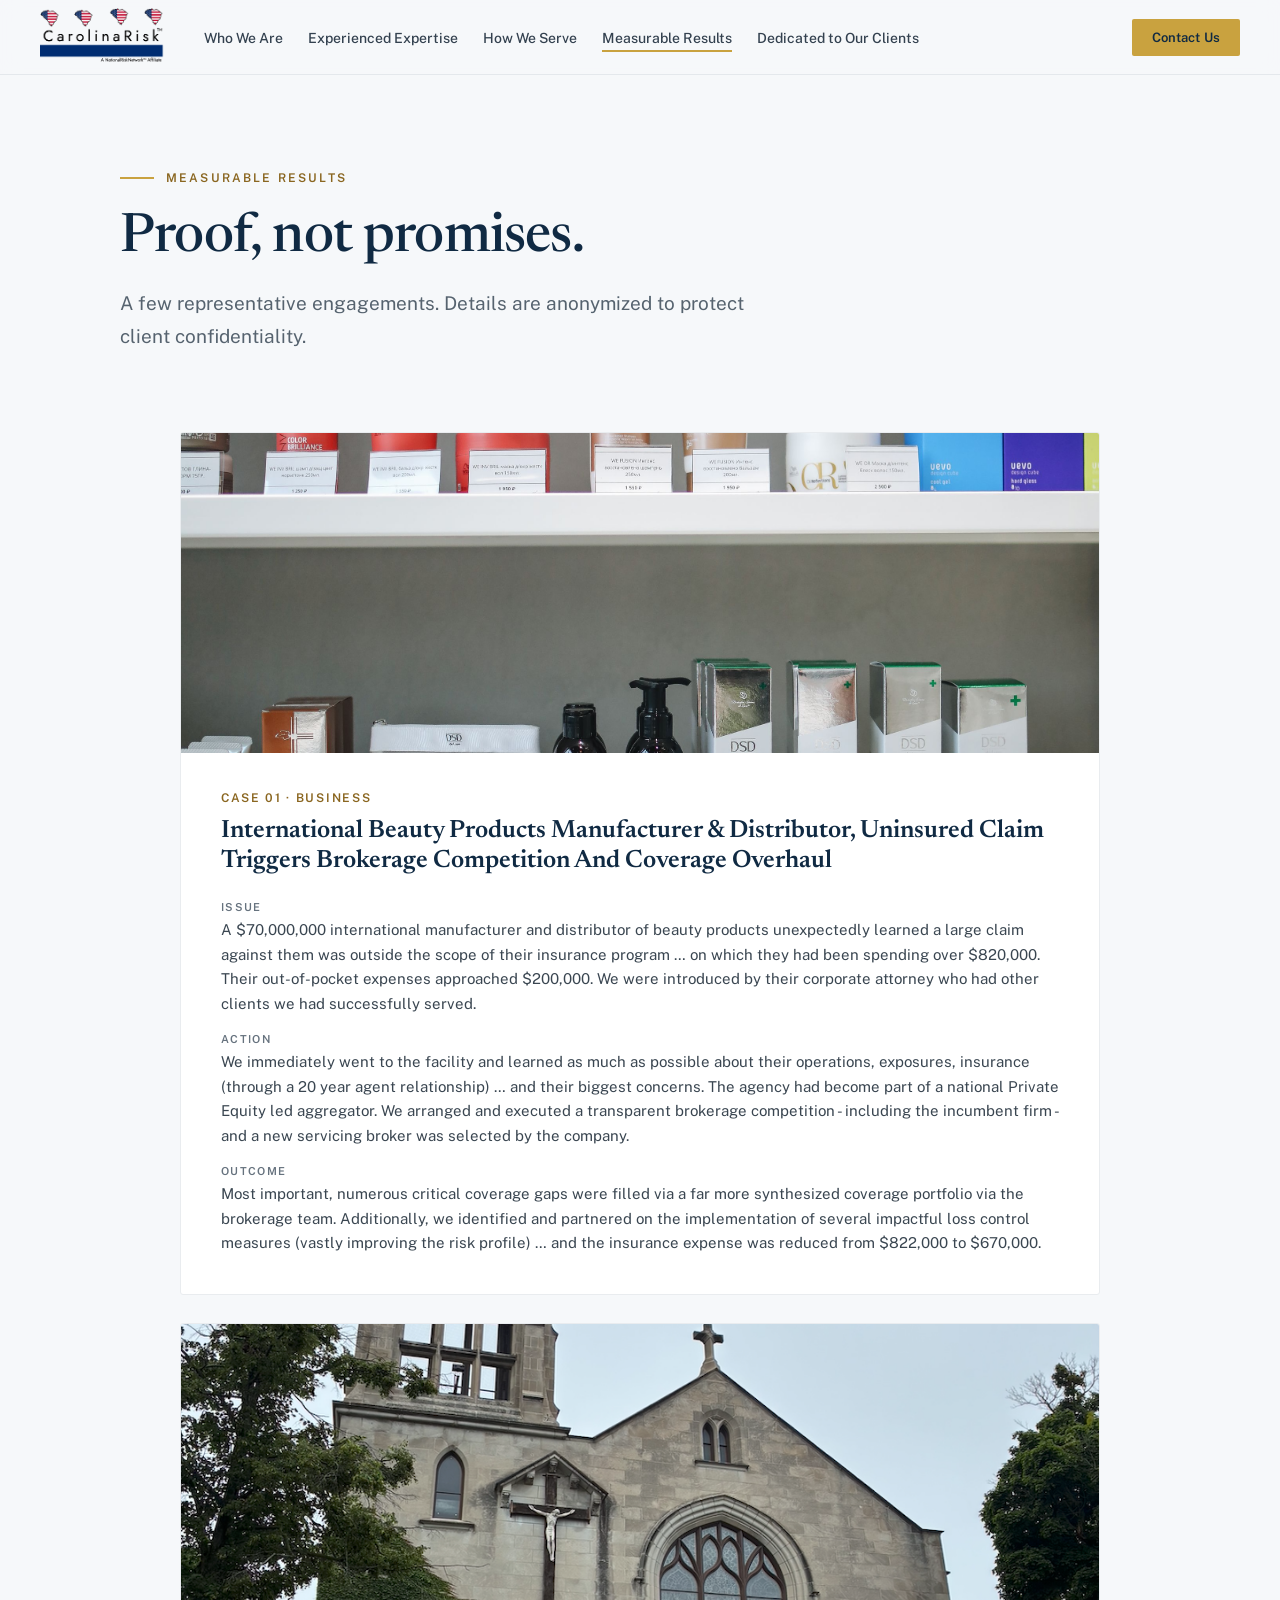
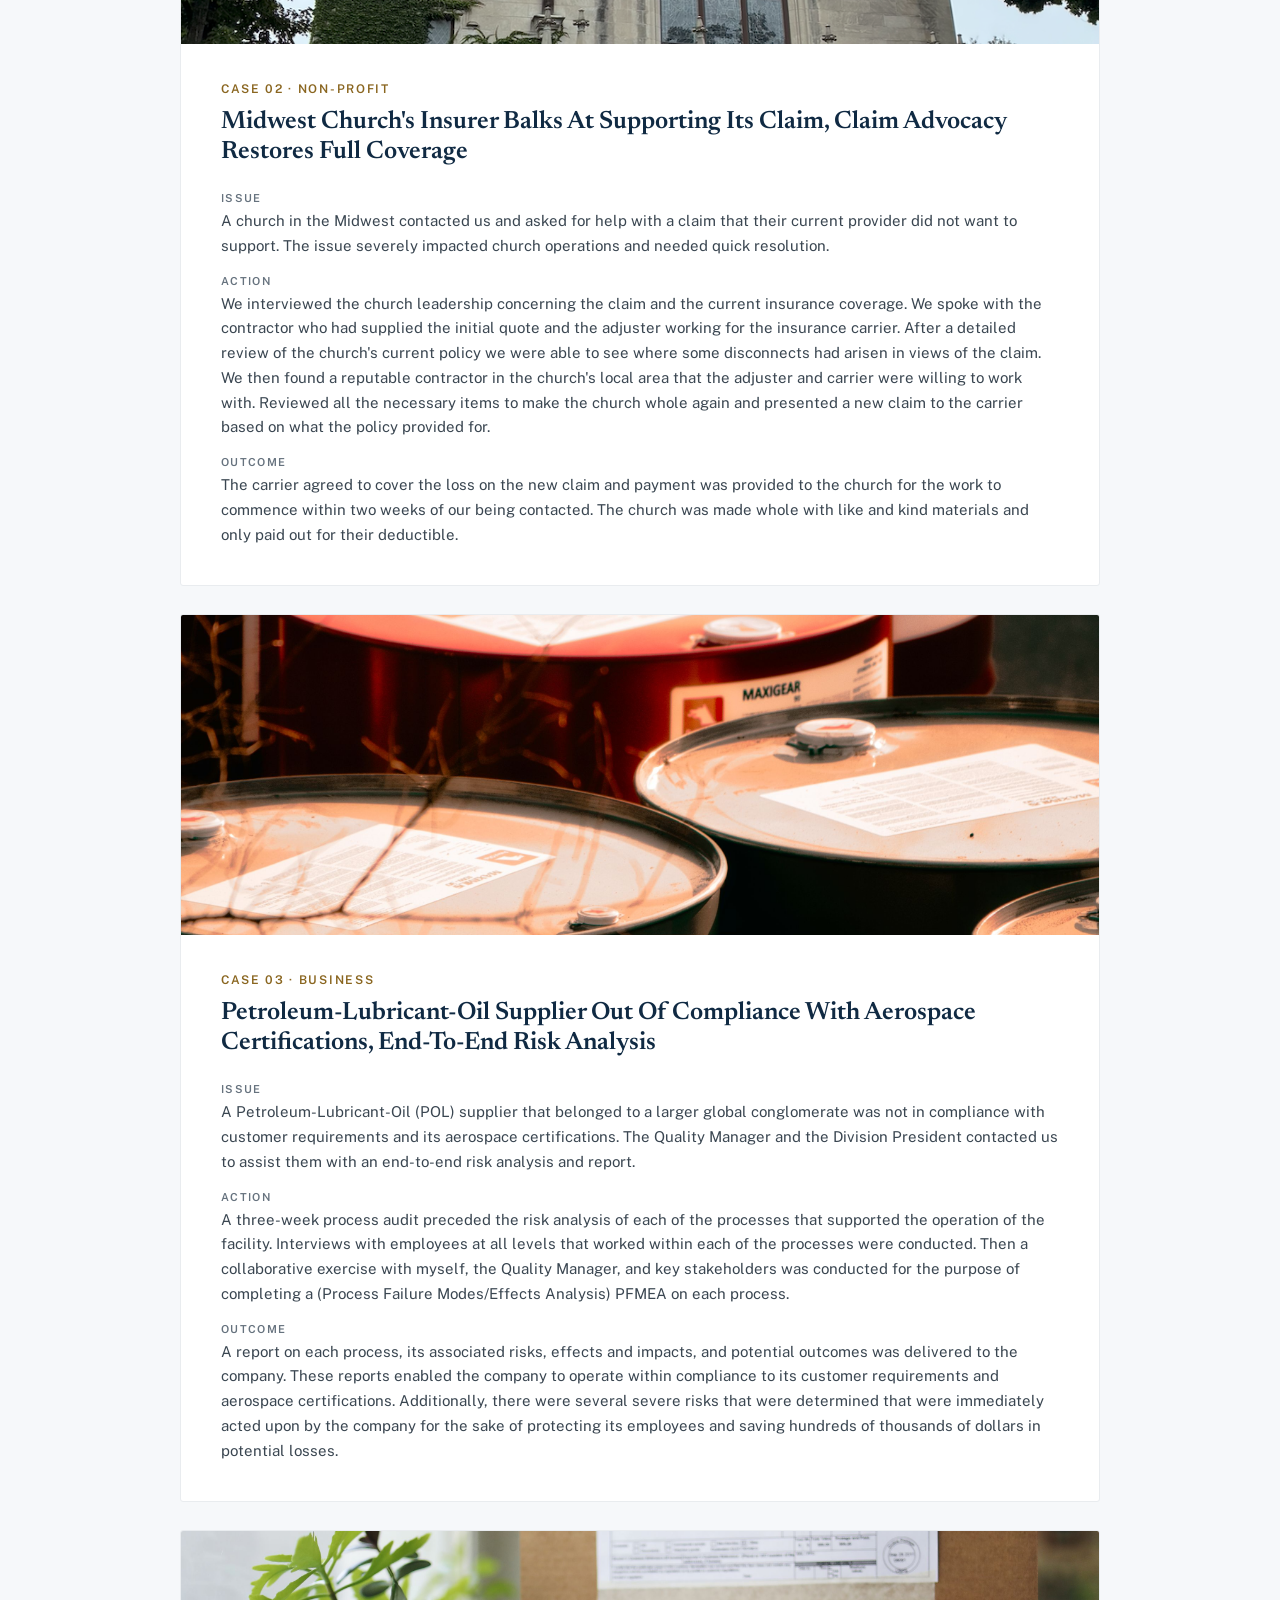
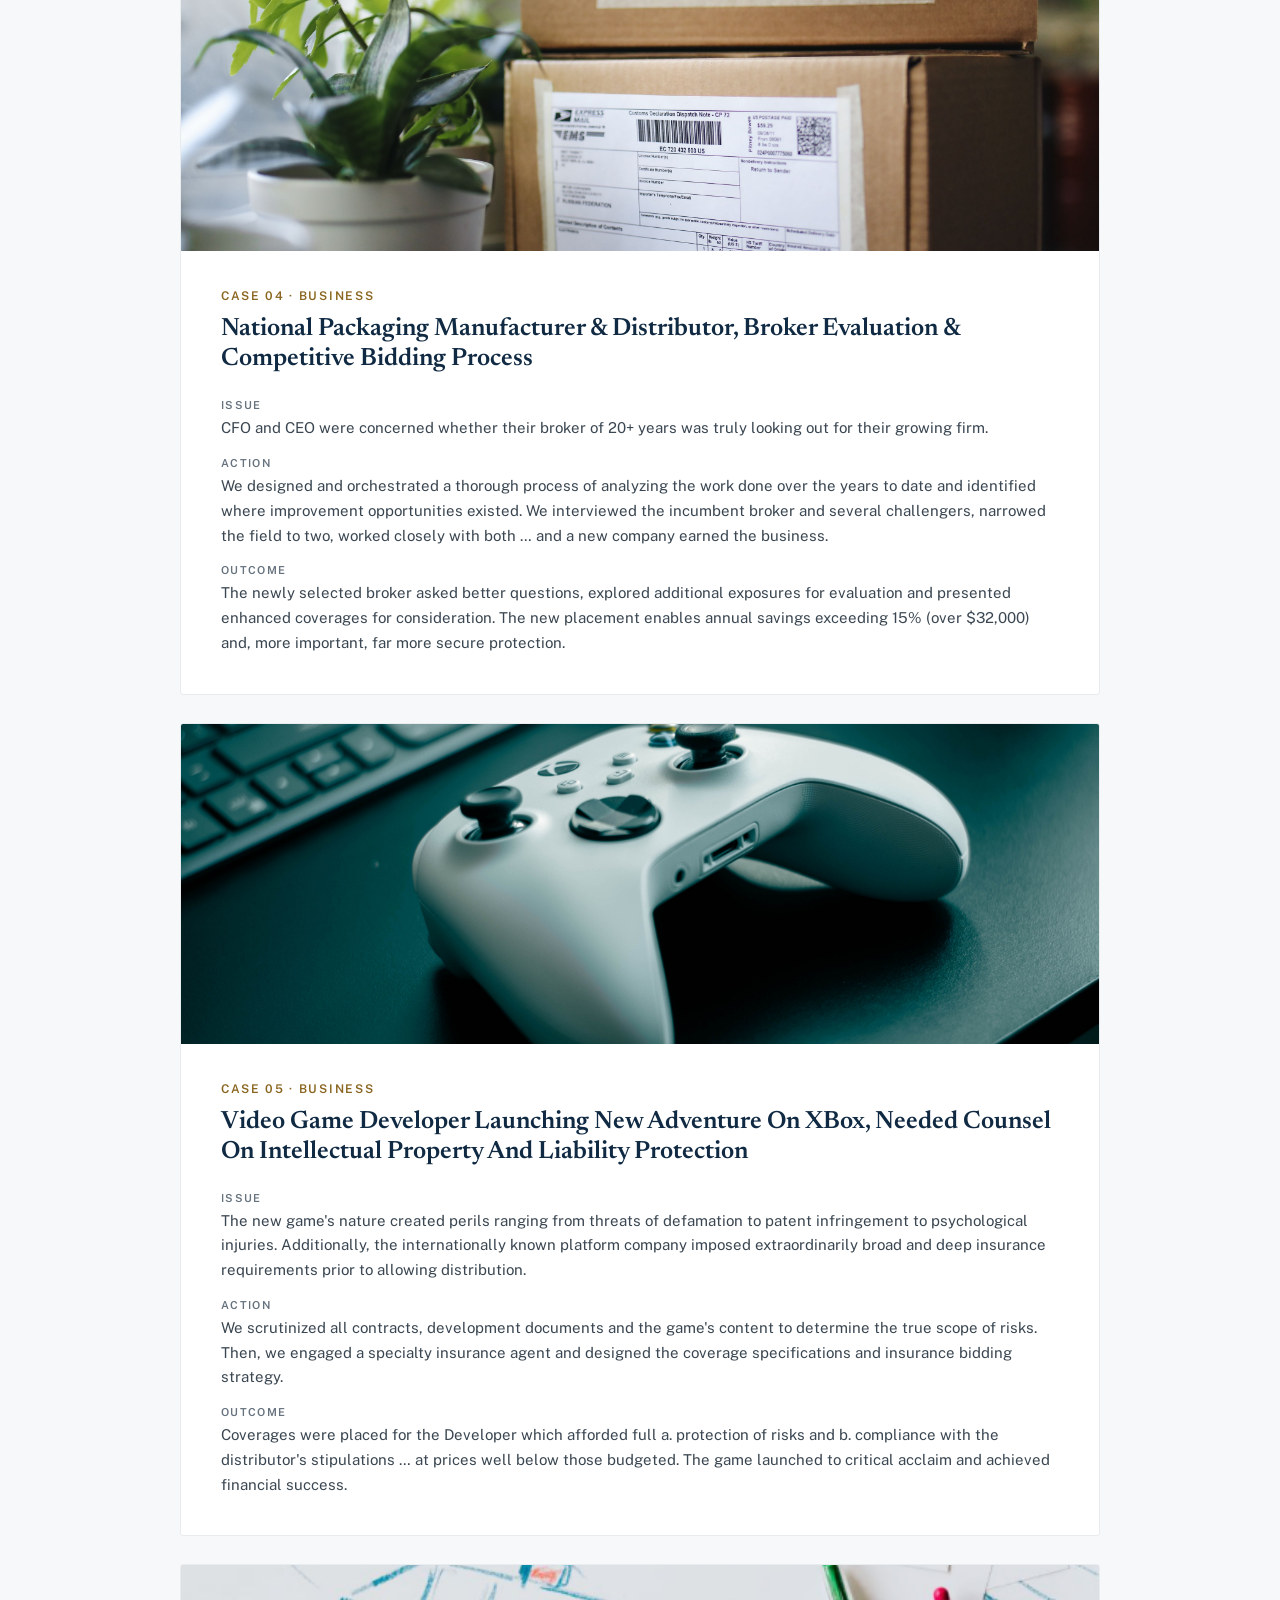
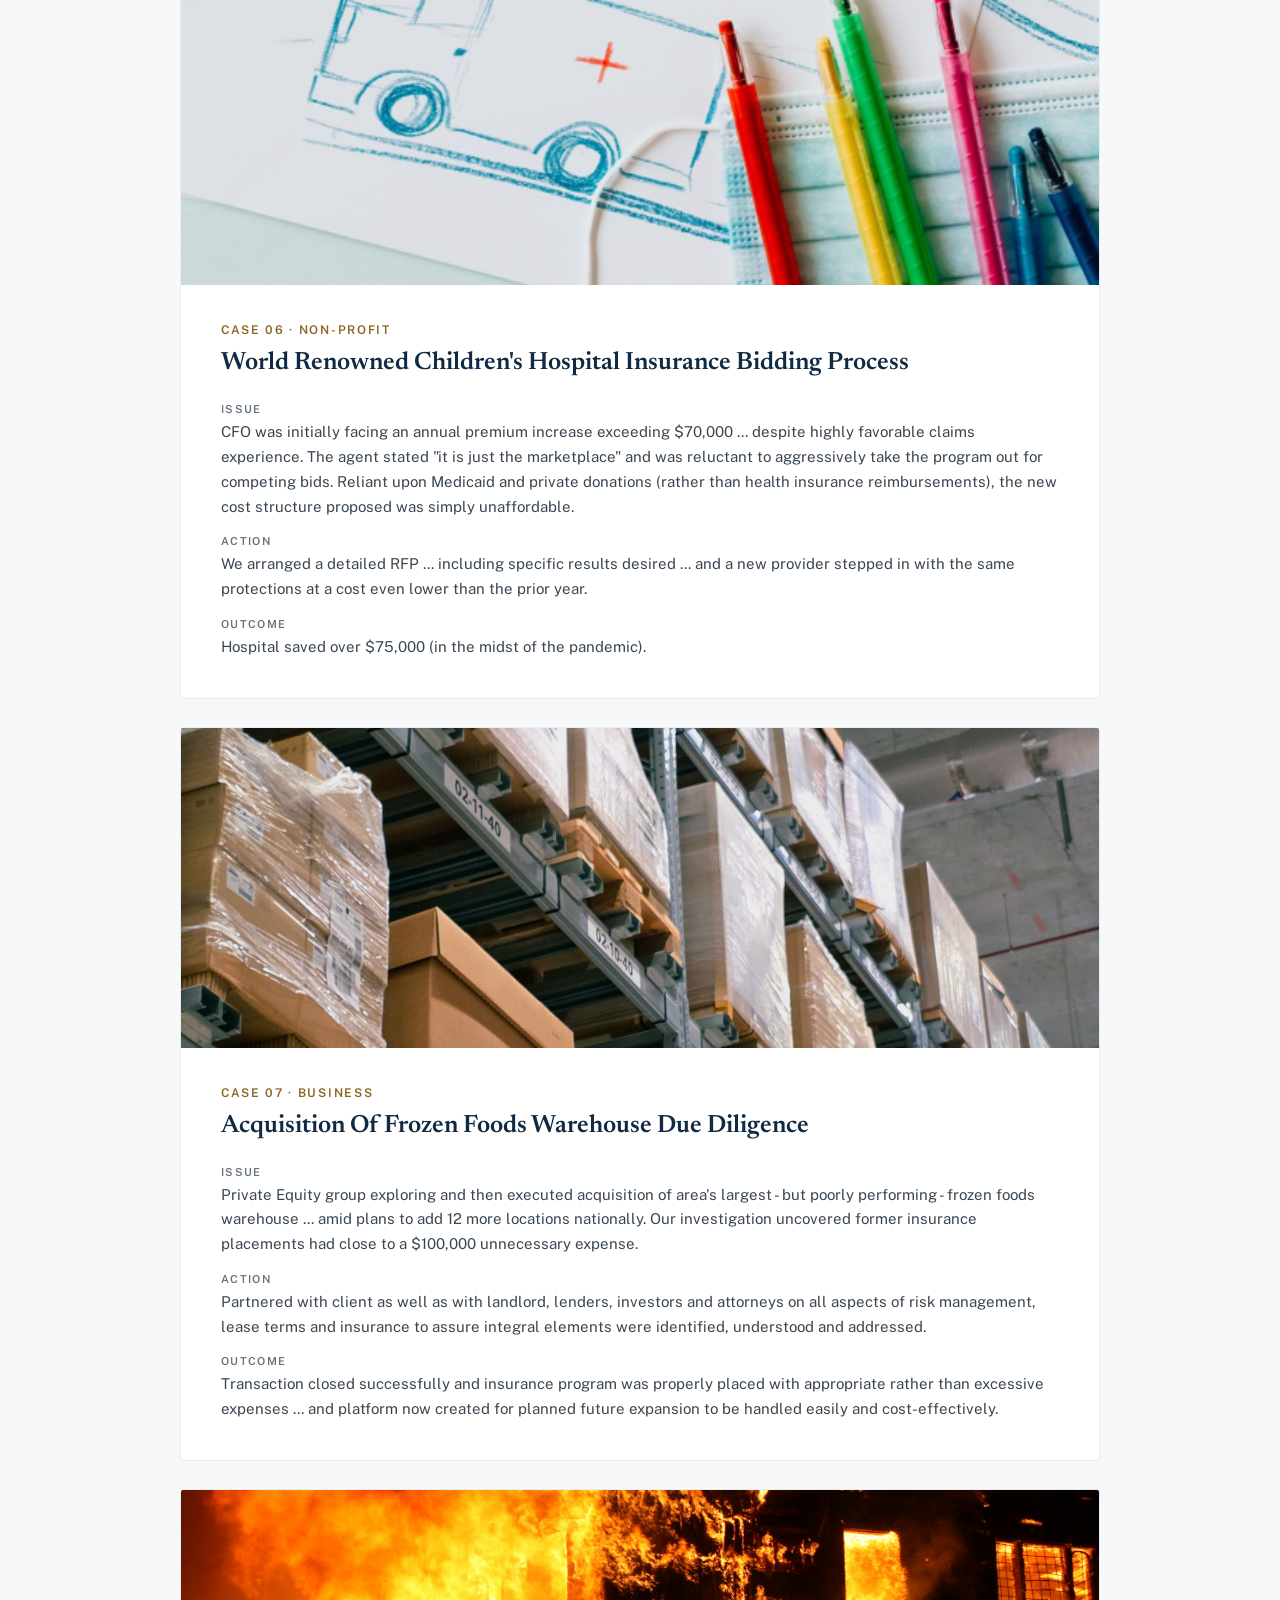
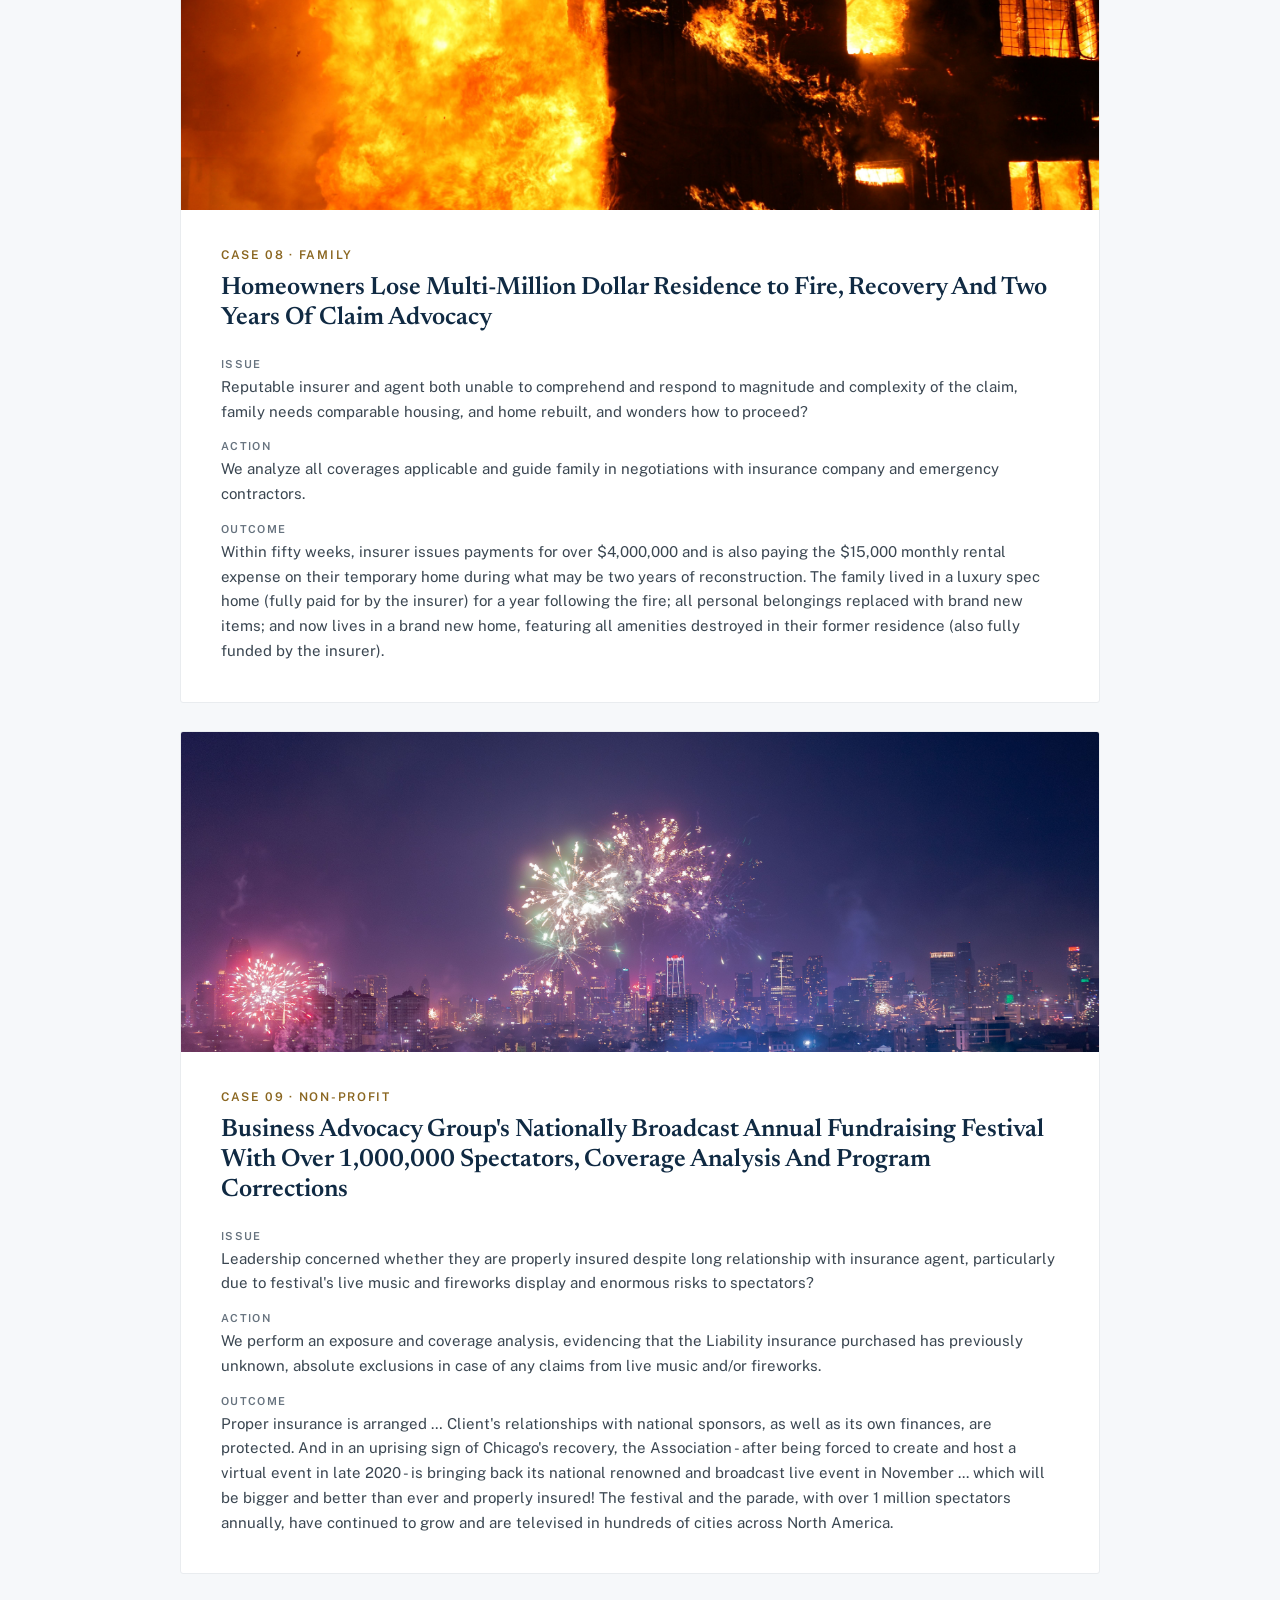
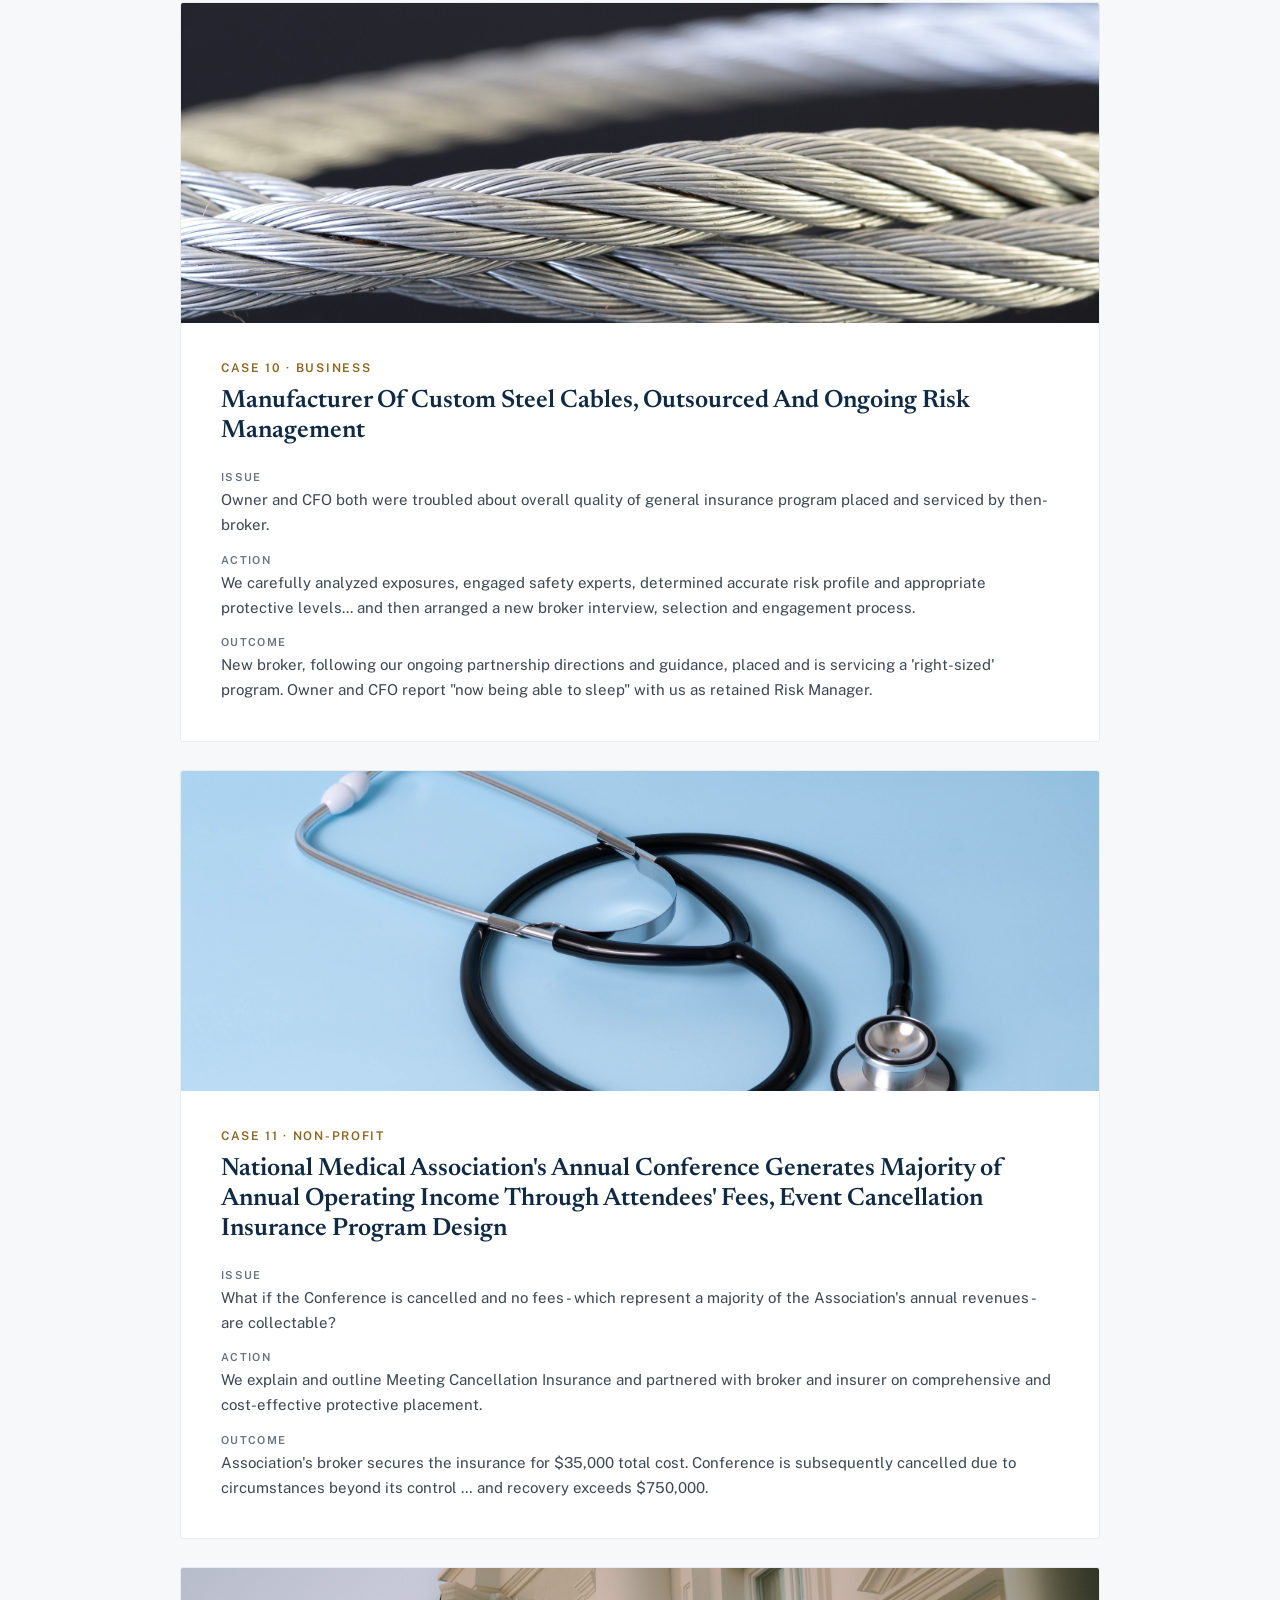
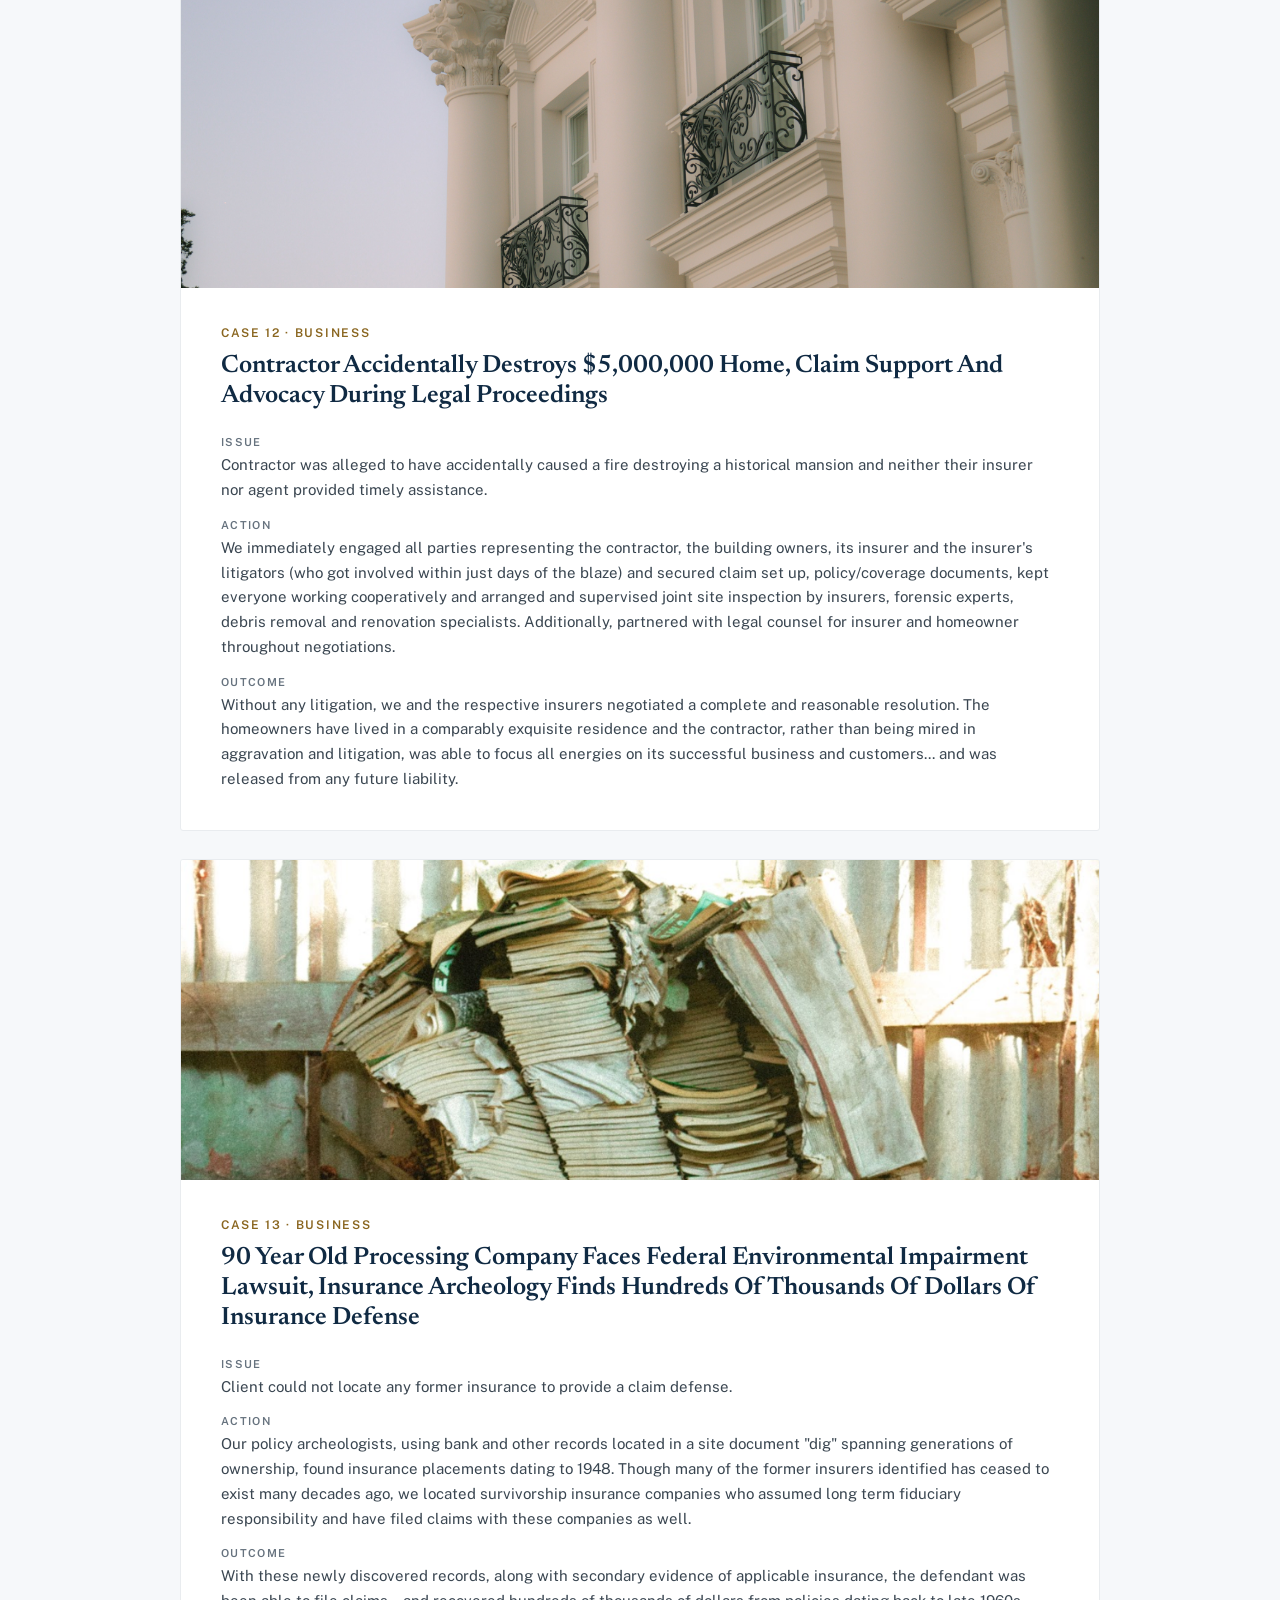
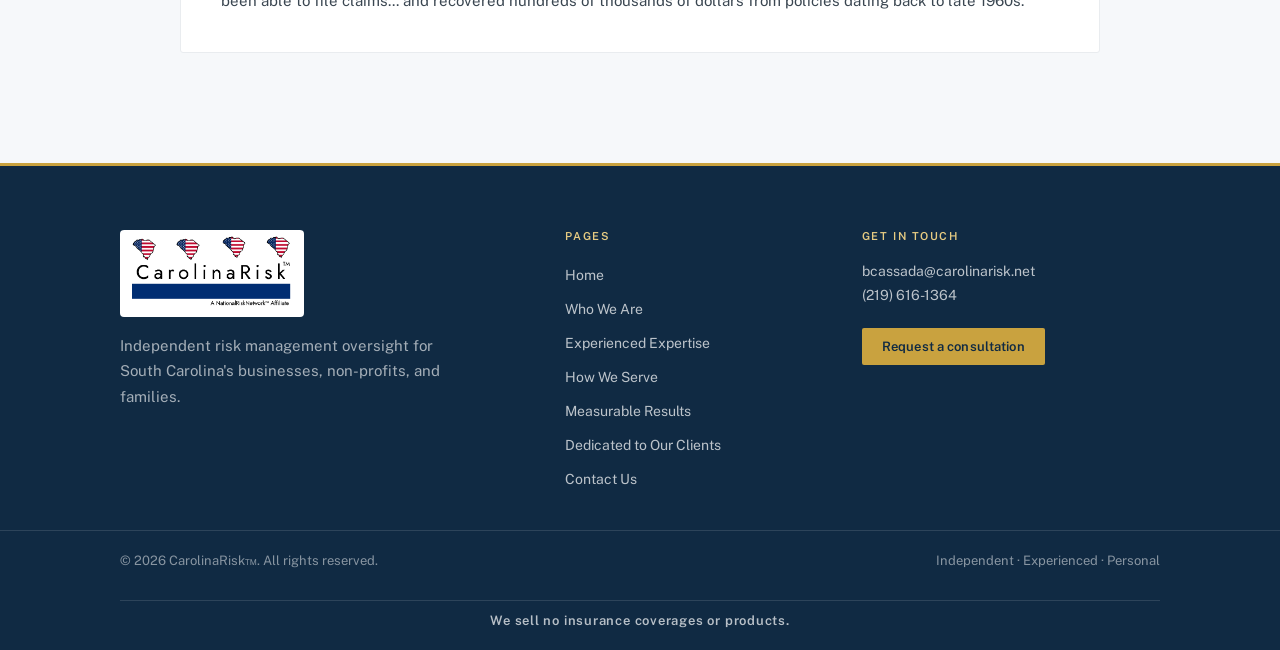
<file: results.html>
<!DOCTYPE html>
<html lang="en">
<head>
  <meta charset="utf-8">
  <link rel="icon" type="image/png" href="assets/images/CarolinaRiskBlack.png">
  <meta name="viewport" content="width=device-width, initial-scale=1">
  <title>Measurable Results | CarolinaRisk</title>
  <meta name="description" content="Real results from CarolinaRisk engagements: premium savings, gap elimination, and claims advocacy for businesses and families.">
  <link rel="canonical" href="https://carolinarisk.net/results.html">
  <meta property="og:title" content="Measurable Results | CarolinaRisk">
  <meta property="og:description" content="Real results from CarolinaRisk engagements: premium savings, gap elimination, and claims advocacy.">
  <meta property="og:url" content="https://carolinarisk.net/results.html">
  <meta property="og:type" content="website">
  <meta property="og:site_name" content="CarolinaRisk">
  <meta property="og:image" content="https://carolinarisk.net/assets/images/CarolinaIndexImg.jpg">
  <meta property="og:image:alt" content="CarolinaRisk — Measurable Results">
  <meta name="twitter:card" content="summary_large_image">
  <meta name="twitter:title" content="Measurable Results | CarolinaRisk">
  <meta name="twitter:description" content="Real results from CarolinaRisk engagements: premium savings, gap elimination, and claims advocacy.">
  <meta name="twitter:image" content="https://carolinarisk.net/assets/images/CarolinaIndexImg.jpg">
  <link rel="preconnect" href="https://fonts.googleapis.com">
  <link rel="preconnect" href="https://fonts.gstatic.com" crossorigin>
  <link href="https://fonts.googleapis.com/css2?family=Newsreader:ital,opsz,wght@0,6..72,400;0,6..72,500;0,6..72,600;1,6..72,400;1,6..72,500&family=Public+Sans:wght@400;500;600;700&display=swap" rel="stylesheet">
  <link rel="stylesheet" href="css/variables.css?v=2">
  <link rel="stylesheet" href="css/base.css?v=2">
  <link rel="stylesheet" href="css/layout.css?v=2">
  <link rel="stylesheet" href="css/components.css?v=2">
  <link rel="stylesheet" href="css/pages.css?v=2">
  <link rel="stylesheet" href="css/responsive.css?v=2">
  <script type="application/ld+json">
  {
    "@context": "https://schema.org",
    "@type": "BreadcrumbList",
    "itemListElement": [
      { "@type": "ListItem", "position": 1, "name": "Home", "item": "https://carolinarisk.net/" },
      { "@type": "ListItem", "position": 2, "name": "Measurable Results", "item": "https://carolinarisk.net/results.html" }
    ]
  }
  </script>
</head>
<body>
  <a href="#main-content" class="skip-nav">Skip to main content</a>

  <div class="page-wrapper">

    <header>
      <nav class="site-nav" aria-label="Main navigation">
        <div class="nav-container">
          <div class="nav-left">
            <a href="index.html" class="logo" aria-label="CarolinaRisk home">
              <img src="assets/images/CarolinaRiskBlack.png" alt="" class="logo-img">
            </a>
            <button type="button" class="nav-toggle" aria-expanded="false" aria-controls="nav-menu" aria-label="Toggle navigation">
              <span class="nav-toggle-bar"></span>
              <span class="nav-toggle-bar"></span>
              <span class="nav-toggle-bar"></span>
            </button>
            <ul class="nav-links" id="nav-menu">
              <li><a href="who-we-are.html" class="nav-link">Who We Are</a></li>
              <li><a href="expertise.html" class="nav-link">Experienced Expertise</a></li>
              <li><a href="how-we-serve.html" class="nav-link">How We Serve</a></li>
              <li><a href="results.html" class="nav-link active" aria-current="page">Measurable Results</a></li>
              <li><a href="testimonials.html" class="nav-link">Dedicated to Our Clients</a></li>
              <li><a href="contact.html" class="nav-link nav-link--contact">Contact Us</a></li>
            </ul>
          </div>
          <a href="contact.html" class="btn-cta btn-cta--sm nav-cta">Contact Us</a>
        </div>
      </nav>
    </header>

    <main id="main-content">

      <section class="page-header page-header--with-sub">
        <div class="container">
          <div class="section-label">
            <div class="section-label__line" aria-hidden="true"></div>
            <div class="section-label__text">Measurable results</div>
          </div>
          <h1 class="page-title" style="margin-bottom:20px">Proof, not promises.</h1>
          <p class="page-subtitle" style="max-width:660px">A few representative engagements. Details are anonymized to protect client confidentiality.</p>
        </div>
      </section>

      <section class="results-list">
        <div class="container container--cases">
          <ul class="results-list__stack">

            <!-- Case 01 -->
            <li class="case-card">
              <div class="case-image">
                <img src="assets/images/MR1.jpg" alt="Retail shelves stocked with beauty and hair care products" width="2333" height="3500">
              </div>
              <div class="case-body">
                <div class="case-label">Case 01 · Business</div>
                <h2 class="case-title">International Beauty Products Manufacturer &amp; Distributor, Uninsured Claim Triggers Brokerage Competition And Coverage Overhaul</h2>
                <div class="case-details">
                  <div>
                    <div class="case-detail-label">Issue</div>
                    <p class="case-detail-text">A $70,000,000 international manufacturer and distributor of beauty products unexpectedly learned a large claim against them was outside the scope of their insurance program &hellip; on which they had been spending over $820,000. Their out-of-pocket expenses approached $200,000. We were introduced by their corporate attorney who had other clients we had successfully served.</p>
                  </div>
                  <div>
                    <div class="case-detail-label">Action</div>
                    <p class="case-detail-text">We immediately went to the facility and learned as much as possible about their operations, exposures, insurance (through a 20 year agent relationship) &hellip; and their biggest concerns. The agency had become part of a national Private Equity led aggregator. We arranged and executed a transparent brokerage competition - including the incumbent firm - and a new servicing broker was selected by the company.</p>
                  </div>
                  <div>
                    <div class="case-detail-label">Outcome</div>
                    <p class="case-detail-text">Most important, numerous critical coverage gaps were filled via a far more synthesized coverage portfolio via the brokerage team. Additionally, we identified and partnered on the implementation of several impactful loss control measures (vastly improving the risk profile) &hellip; and the insurance expense was reduced from $822,000 to $670,000.</p>
                  </div>
                </div>
              </div>
            </li>

            <!-- Case 02 -->
            <li class="case-card">
              <div class="case-image">
                <img src="assets/images/MR2.png" alt="Small white rural church with steeple" width="1036" height="1366" loading="lazy">
              </div>
              <div class="case-body">
                <div class="case-label">Case 02 · Non-profit</div>
                <h2 class="case-title">Midwest Church's Insurer Balks At Supporting Its Claim, Claim Advocacy Restores Full Coverage</h2>
                <div class="case-details">
                  <div>
                    <div class="case-detail-label">Issue</div>
                    <p class="case-detail-text">A church in the Midwest contacted us and asked for help with a claim that their current provider did not want to support. The issue severely impacted church operations and needed quick resolution.</p>
                  </div>
                  <div>
                    <div class="case-detail-label">Action</div>
                    <p class="case-detail-text">We interviewed the church leadership concerning the claim and the current insurance coverage. We spoke with the contractor who had supplied the initial quote and the adjuster working for the insurance carrier. After a detailed review of the church's current policy we were able to see where some disconnects had arisen in views of the claim. We then found a reputable contractor in the church's local area that the adjuster and carrier were willing to work with. Reviewed all the necessary items to make the church whole again and presented a new claim to the carrier based on what the policy provided for.</p>
                  </div>
                  <div>
                    <div class="case-detail-label">Outcome</div>
                    <p class="case-detail-text">The carrier agreed to cover the loss on the new claim and payment was provided to the church for the work to commence within two weeks of our being contacted. The church was made whole with like and kind materials and only paid out for their deductible.</p>
                  </div>
                </div>
              </div>
            </li>

            <!-- Case 03 -->
            <li class="case-card">
              <div class="case-image">
                <img src="assets/images/MR3.jpg" alt="Drums of petroleum lubricant product staged outdoors" width="2592" height="3888" loading="lazy">
              </div>
              <div class="case-body">
                <div class="case-label">Case 03 · Business</div>
                <h2 class="case-title">Petroleum-Lubricant-Oil Supplier Out Of Compliance With Aerospace Certifications, End-To-End Risk Analysis</h2>
                <div class="case-details">
                  <div>
                    <div class="case-detail-label">Issue</div>
                    <p class="case-detail-text">A Petroleum-Lubricant-Oil (POL) supplier that belonged to a larger global conglomerate was not in compliance with customer requirements and its aerospace certifications. The Quality Manager and the Division President contacted us to assist them with an end-to-end risk analysis and report.</p>
                  </div>
                  <div>
                    <div class="case-detail-label">Action</div>
                    <p class="case-detail-text">A three-week process audit preceded the risk analysis of each of the processes that supported the operation of the facility. Interviews with employees at all levels that worked within each of the processes were conducted. Then a collaborative exercise with myself, the Quality Manager, and key stakeholders was conducted for the purpose of completing a (Process Failure Modes/Effects Analysis) PFMEA on each process.</p>
                  </div>
                  <div>
                    <div class="case-detail-label">Outcome</div>
                    <p class="case-detail-text">A report on each process, its associated risks, effects and impacts, and potential outcomes was delivered to the company. These reports enabled the company to operate within compliance to its customer requirements and aerospace certifications. Additionally, there were several severe risks that were determined that were immediately acted upon by the company for the sake of protecting its employees and saving hundreds of thousands of dollars in potential losses.</p>
                  </div>
                </div>
              </div>
            </li>

            <!-- Case 04 -->
            <li class="case-card">
              <div class="case-image">
                <img src="assets/images/MR4.jpg" alt="Stacked shipping boxes with packaging labels" width="3000" height="2000" loading="lazy">
              </div>
              <div class="case-body">
                <div class="case-label">Case 04 · Business</div>
                <h2 class="case-title">National Packaging Manufacturer &amp; Distributor, Broker Evaluation &amp; Competitive Bidding Process</h2>
                <div class="case-details">
                  <div>
                    <div class="case-detail-label">Issue</div>
                    <p class="case-detail-text">CFO and CEO were concerned whether their broker of 20+ years was truly looking out for their growing firm.</p>
                  </div>
                  <div>
                    <div class="case-detail-label">Action</div>
                    <p class="case-detail-text">We designed and orchestrated a thorough process of analyzing the work done over the years to date and identified where improvement opportunities existed. We interviewed the incumbent broker and several challengers, narrowed the field to two, worked closely with both &hellip; and a new company earned the business.</p>
                  </div>
                  <div>
                    <div class="case-detail-label">Outcome</div>
                    <p class="case-detail-text">The newly selected broker asked better questions, explored additional exposures for evaluation and presented enhanced coverages for consideration. The new placement enables annual savings exceeding 15% (over $32,000) and, more important, far more secure protection.</p>
                  </div>
                </div>
              </div>
            </li>

            <!-- Case 05 -->
            <li class="case-card">
              <div class="case-image">
                <img src="assets/images/MR5.jpg" alt="Xbox game controller on a desk" width="5184" height="3456" loading="lazy">
              </div>
              <div class="case-body">
                <div class="case-label">Case 05 · Business</div>
                <h2 class="case-title">Video Game Developer Launching New Adventure On XBox, Needed Counsel On Intellectual Property And Liability Protection</h2>
                <div class="case-details">
                  <div>
                    <div class="case-detail-label">Issue</div>
                    <p class="case-detail-text">The new game's nature created perils ranging from threats of defamation to patent infringement to psychological injuries. Additionally, the internationally known platform company imposed extraordinarily broad and deep insurance requirements prior to allowing distribution.</p>
                  </div>
                  <div>
                    <div class="case-detail-label">Action</div>
                    <p class="case-detail-text">We scrutinized all contracts, development documents and the game's content to determine the true scope of risks. Then, we engaged a specialty insurance agent and designed the coverage specifications and insurance bidding strategy.</p>
                  </div>
                  <div>
                    <div class="case-detail-label">Outcome</div>
                    <p class="case-detail-text">Coverages were placed for the Developer which afforded full a. protection of risks and b. compliance with the distributor's stipulations &hellip; at prices well below those budgeted. The game launched to critical acclaim and achieved financial success.</p>
                  </div>
                </div>
              </div>
            </li>

            <!-- Case 06 -->
            <li class="case-card">
              <div class="case-image">
                <img src="assets/images/MR6.png" alt="Child's drawing of an ambulance alongside colored pens and a face mask" width="628" height="452" loading="lazy">
              </div>
              <div class="case-body">
                <div class="case-label">Case 06 · Non-profit</div>
                <h2 class="case-title">World Renowned Children's Hospital Insurance Bidding Process</h2>
                <div class="case-details">
                  <div>
                    <div class="case-detail-label">Issue</div>
                    <p class="case-detail-text">CFO  was initially facing  an annual premium increase  exceeding $70,000 ... despite highly favorable claims experience. The agent stated "it is just the marketplace" and was reluctant to aggressively take the program out for competing bids. Reliant upon Medicaid and private donations (rather than health insurance reimbursements),  the new cost structure proposed was simply unaffordable.</p>
                  </div>
                  <div>
                    <div class="case-detail-label">Action</div>
                    <p class="case-detail-text">We arranged a detailed RFP ...  including specific results desired ... and a new provider stepped in with the same protections at a cost even lower than the prior year.</p>
                  </div>
                  <div>
                    <div class="case-detail-label">Outcome</div>
                    <p class="case-detail-text">Hospital saved over $75,000 (in the midst of the pandemic).</p>
                  </div>
                </div>
              </div>
            </li>

            <!-- Case 07 -->
            <li class="case-card">
              <div class="case-image">
                <img src="assets/images/MR7.jpg" alt="Warehouse pallet racking stocked with boxes" width="2252" height="3376" loading="lazy">
              </div>
              <div class="case-body">
                <div class="case-label">Case 07 · Business</div>
                <h2 class="case-title">Acquisition Of Frozen Foods Warehouse Due Diligence</h2>
                <div class="case-details">
                  <div>
                    <div class="case-detail-label">Issue</div>
                    <p class="case-detail-text">Private Equity group exploring and then executed acquisition of area's largest - but poorly performing - frozen foods warehouse ... amid plans to add 12 more locations nationally. Our investigation uncovered former insurance placements had close to a $100,000 unnecessary expense.</p>
                  </div>
                  <div>
                    <div class="case-detail-label">Action</div>
                    <p class="case-detail-text">Partnered with client as well as with landlord, lenders, investors and attorneys on all aspects of risk management, lease terms and insurance to assure integral elements were identified, understood and addressed.</p>
                  </div>
                  <div>
                    <div class="case-detail-label">Outcome</div>
                    <p class="case-detail-text">Transaction closed successfully and insurance program was properly placed with appropriate rather than excessive expenses ... and platform now created for planned future expansion to be handled easily and cost-effectively.</p>
                  </div>
                </div>
              </div>
            </li>

            <!-- Case 08 -->
            <li class="case-card">
              <div class="case-image">
                <img src="assets/images/MR8.jpg" alt="House engulfed in fire at night" width="4272" height="2848" loading="lazy">
              </div>
              <div class="case-body">
                <div class="case-label">Case 08 · Family</div>
                <h2 class="case-title">Homeowners Lose Multi-Million Dollar Residence to Fire, Recovery And Two Years Of Claim Advocacy</h2>
                <div class="case-details">
                  <div>
                    <div class="case-detail-label">Issue</div>
                    <p class="case-detail-text">Reputable insurer and agent both unable to comprehend and respond to magnitude and complexity of the claim, family needs comparable housing, and home rebuilt, and wonders how to proceed?</p>
                  </div>
                  <div>
                    <div class="case-detail-label">Action</div>
                    <p class="case-detail-text">We analyze all coverages applicable and guide family in negotiations with insurance company and emergency contractors.</p>
                  </div>
                  <div>
                    <div class="case-detail-label">Outcome</div>
                    <p class="case-detail-text">Within fifty weeks, insurer issues payments for over $4,000,000 and is also paying the $15,000 monthly rental expense on their temporary home during what may be two years of reconstruction. The family lived in a luxury spec home (fully paid for by the insurer) for a year following the fire; all personal belongings replaced with brand new items; and now lives in a brand new home, featuring all amenities destroyed in their former residence (also fully funded by the insurer).</p>
                  </div>
                </div>
              </div>
            </li>

            <!-- Case 09 -->
            <li class="case-card">
              <div class="case-image">
                <img src="assets/images/MR9.jpg" alt="Fireworks display over a city skyline" width="5288" height="3518" loading="lazy">
              </div>
              <div class="case-body">
                <div class="case-label">Case 09 · Non-profit</div>
                <h2 class="case-title">Business Advocacy Group's Nationally Broadcast Annual Fundraising Festival With Over 1,000,000 Spectators, Coverage Analysis And Program Corrections</h2>
                <div class="case-details">
                  <div>
                    <div class="case-detail-label">Issue</div>
                    <p class="case-detail-text">Leadership concerned whether they are properly insured despite long relationship with insurance agent, particularly due to festival's live music and fireworks display and enormous risks to spectators?</p>
                  </div>
                  <div>
                    <div class="case-detail-label">Action</div>
                    <p class="case-detail-text">We perform an exposure and coverage analysis, evidencing that the Liability insurance purchased has previously unknown, absolute exclusions in case of any claims from live music and/or fireworks.</p>
                  </div>
                  <div>
                    <div class="case-detail-label">Outcome</div>
                    <p class="case-detail-text">Proper insurance is arranged &hellip; Client's relationships with national sponsors, as well as its own finances, are protected. And in an uprising sign of Chicago's recovery, the Association - after being forced to create and host a virtual event in late 2020 - is bringing back its national renowned and broadcast live event in November ... which will be bigger and better than ever and properly insured! The festival and the parade, with over 1 million spectators annually, have continued to grow and are televised in hundreds of cities across North America.</p>
                  </div>
                </div>
              </div>
            </li>

            <!-- Case 10 -->
            <li class="case-card">
              <div class="case-image">
                <img src="assets/images/MR10.jpg" alt="Close-up of braided steel cable" width="4680" height="3120" loading="lazy">
              </div>
              <div class="case-body">
                <div class="case-label">Case 10 · Business</div>
                <h2 class="case-title">Manufacturer Of Custom Steel Cables, Outsourced And Ongoing Risk Management</h2>
                <div class="case-details">
                  <div>
                    <div class="case-detail-label">Issue</div>
                    <p class="case-detail-text">Owner and CFO both were troubled about overall quality of general insurance program placed and serviced by then-broker.</p>
                  </div>
                  <div>
                    <div class="case-detail-label">Action</div>
                    <p class="case-detail-text">We carefully analyzed exposures, engaged safety experts, determined accurate risk profile and appropriate protective levels... and then arranged a new broker interview, selection and engagement process.</p>
                  </div>
                  <div>
                    <div class="case-detail-label">Outcome</div>
                    <p class="case-detail-text">New broker, following our ongoing partnership directions and guidance, placed and is servicing a 'right-sized' program. Owner and CFO report "now being able to sleep" with us as retained Risk Manager.</p>
                  </div>
                </div>
              </div>
            </li>

            <!-- Case 11 -->
            <li class="case-card">
              <div class="case-image">
                <img src="assets/images/MR11.jpg" alt="Stethoscope on a light blue background" width="5006" height="3337" loading="lazy">
              </div>
              <div class="case-body">
                <div class="case-label">Case 11 · Non-profit</div>
                <h2 class="case-title">National Medical Association's Annual Conference Generates Majority of Annual Operating Income Through Attendees' Fees, Event Cancellation Insurance Program Design</h2>
                <div class="case-details">
                  <div>
                    <div class="case-detail-label">Issue</div>
                    <p class="case-detail-text">What if the Conference is cancelled and no fees - which represent a majority of the Association's annual revenues - are collectable?</p>
                  </div>
                  <div>
                    <div class="case-detail-label">Action</div>
                    <p class="case-detail-text">We explain and outline Meeting Cancellation Insurance and partnered with broker and insurer on comprehensive and cost-effective protective placement.</p>
                  </div>
                  <div>
                    <div class="case-detail-label">Outcome</div>
                    <p class="case-detail-text">Association's broker secures the insurance for $35,000 total cost. Conference is subsequently cancelled due to circumstances beyond its control &hellip; and recovery exceeds $750,000.</p>
                  </div>
                </div>
              </div>
            </li>

            <!-- Case 12 -->
            <li class="case-card">
              <div class="case-image">
                <img src="assets/images/MR12.jpg" alt="Classical column facade of a stately home" width="6000" height="4000" loading="lazy">
              </div>
              <div class="case-body">
                <div class="case-label">Case 12 · Business</div>
                <h2 class="case-title">Contractor Accidentally Destroys $5,000,000 Home, Claim Support And Advocacy During Legal Proceedings</h2>
                <div class="case-details">
                  <div>
                    <div class="case-detail-label">Issue</div>
                    <p class="case-detail-text">Contractor was alleged to have accidentally caused a fire destroying a historical mansion and neither their insurer nor agent provided timely assistance.</p>
                  </div>
                  <div>
                    <div class="case-detail-label">Action</div>
                    <p class="case-detail-text">We immediately engaged all parties representing the contractor, the building owners, its insurer and the insurer's litigators (who got involved within just days of the blaze) and secured claim set up, policy/coverage documents, kept everyone working cooperatively and arranged and supervised joint site inspection by insurers, forensic experts, debris removal and renovation specialists. Additionally, partnered with legal counsel for insurer and homeowner throughout negotiations.</p>
                  </div>
                  <div>
                    <div class="case-detail-label">Outcome</div>
                    <p class="case-detail-text">Without any litigation, we and the respective insurers negotiated a complete and reasonable resolution. The homeowners have lived in a comparably exquisite residence and the contractor, rather than being mired in aggravation and litigation, was able to  focus all energies on its successful business and customers... and was released from any future liability.</p>
                  </div>
                </div>
              </div>
            </li>

            <!-- Case 13 -->
            <li class="case-card">
              <div class="case-image">
                <img src="assets/images/MR13.png" alt="Weathered stack of old binders and files behind a fence" width="1112" height="624" loading="lazy">
              </div>
              <div class="case-body">
                <div class="case-label">Case 13 · Business</div>
                <h2 class="case-title">90 Year Old Processing Company Faces Federal Environmental Impairment Lawsuit, Insurance Archeology Finds Hundreds Of Thousands Of Dollars Of Insurance Defense</h2>
                <div class="case-details">
                  <div>
                    <div class="case-detail-label">Issue</div>
                    <p class="case-detail-text">Client could not locate any former insurance to provide a claim defense.</p>
                  </div>
                  <div>
                    <div class="case-detail-label">Action</div>
                    <p class="case-detail-text">Our policy archeologists, using bank and other records located in a site document "dig" spanning generations of ownership, found insurance placements dating to 1948. Though many of the former insurers identified has ceased to exist many decades ago, we located survivorship insurance companies who assumed long term fiduciary responsibility and have filed claims with these companies as well.</p>
                  </div>
                  <div>
                    <div class="case-detail-label">Outcome</div>
                    <p class="case-detail-text">With these newly discovered records, along with secondary evidence of applicable insurance, the defendant was been able to file claims... and recovered hundreds of thousands of dollars from policies dating back to late 1960s.</p>
                  </div>
                </div>
              </div>
            </li>

          </ul>
        </div>
      </section>

    </main>

    <footer class="site-footer">
      <div class="footer-grid">
        <div>
          <div class="footer-logo">
            <img src="assets/images/CarolinaRiskBlack.png" alt="CarolinaRisk" class="logo-img">
          </div>
          <p class="footer-desc">Independent risk management oversight for South Carolina's businesses, non-profits, and families.</p>
        </div>
        <nav aria-label="Footer navigation">
          <div class="footer-heading">Pages</div>
          <ul class="footer-links">
              <li><a href="index.html" class="footer-link">Home</a></li>
              <li><a href="who-we-are.html" class="footer-link">Who We Are</a></li>
              <li><a href="expertise.html" class="footer-link">Experienced Expertise</a></li>
              <li><a href="how-we-serve.html" class="footer-link">How We Serve</a></li>
              <li><a href="results.html" class="footer-link">Measurable Results</a></li>
              <li><a href="testimonials.html" class="footer-link">Dedicated to Our Clients</a></li>
              <li><a href="contact.html" class="footer-link">Contact Us</a></li>
          </ul>
        </nav>
        <div>
          <div class="footer-heading">Get in touch</div>
          <div class="footer-contact-text"><a href="mailto:bcassada@carolinarisk.net" class="footer-contact-link">bcassada@carolinarisk.net</a><br><a href="tel:+12196161364" class="footer-contact-link">(219) 616-1364</a></div>
          <a href="contact.html" class="btn-cta btn-cta--sm" style="margin-top:20px">Request a consultation</a>
        </div>
      </div>
      <div class="footer-bottom">
        <div class="footer-bottom-inner">
          <div class="footer-copy">&copy; 2026 CarolinaRisk&trade;. All rights reserved.</div>
          <div class="footer-copy">Independent · Experienced · Personal</div>
          <div style="flex-basis:100%;text-align:center;margin-top:12px;padding-top:12px;border-top:1px solid rgba(255,255,255,.12)"><div style="font:600 13px var(--cr-font-sans);letter-spacing:.06em;color:rgba(255,255,255,.7)">We sell no insurance coverages or products.</div></div>
        </div>
      </div>
    </footer>

  </div>

  <script src="js/main.js?v=2"></script>
</body>
</html>
</file>
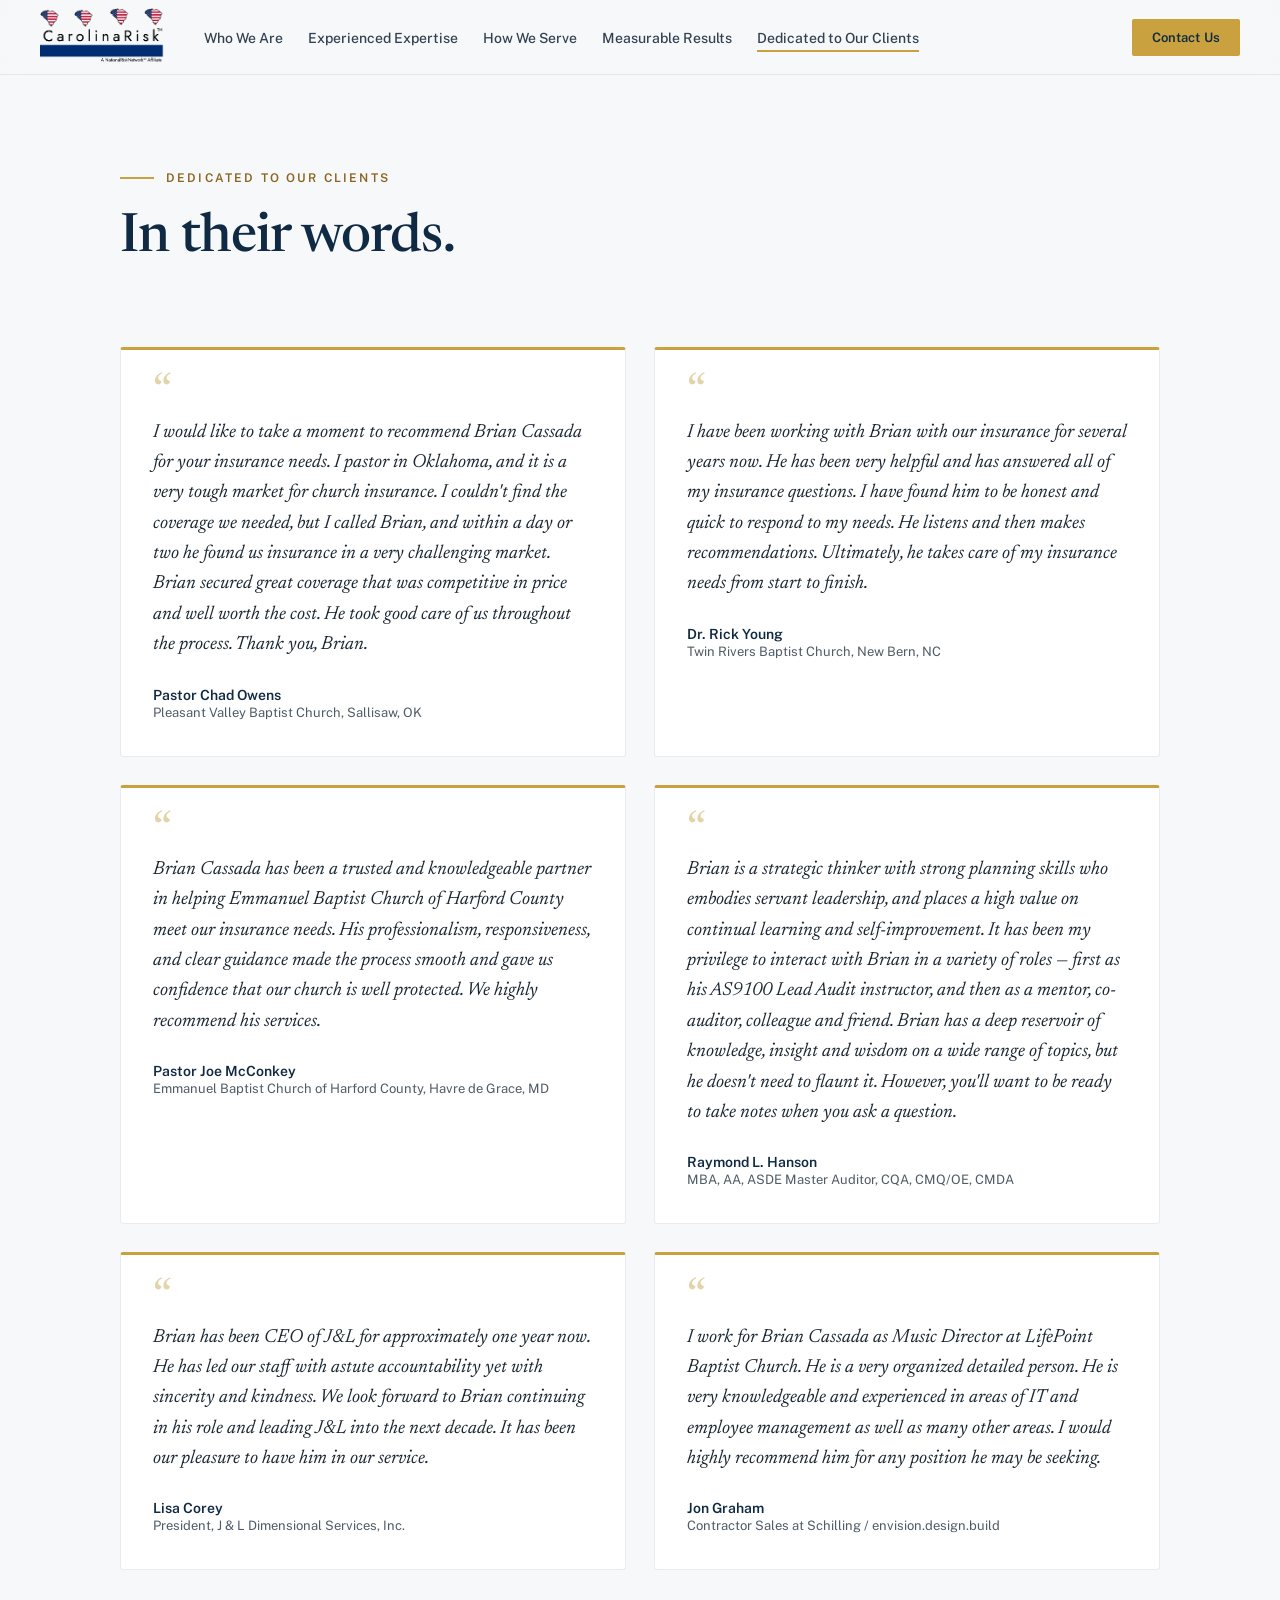
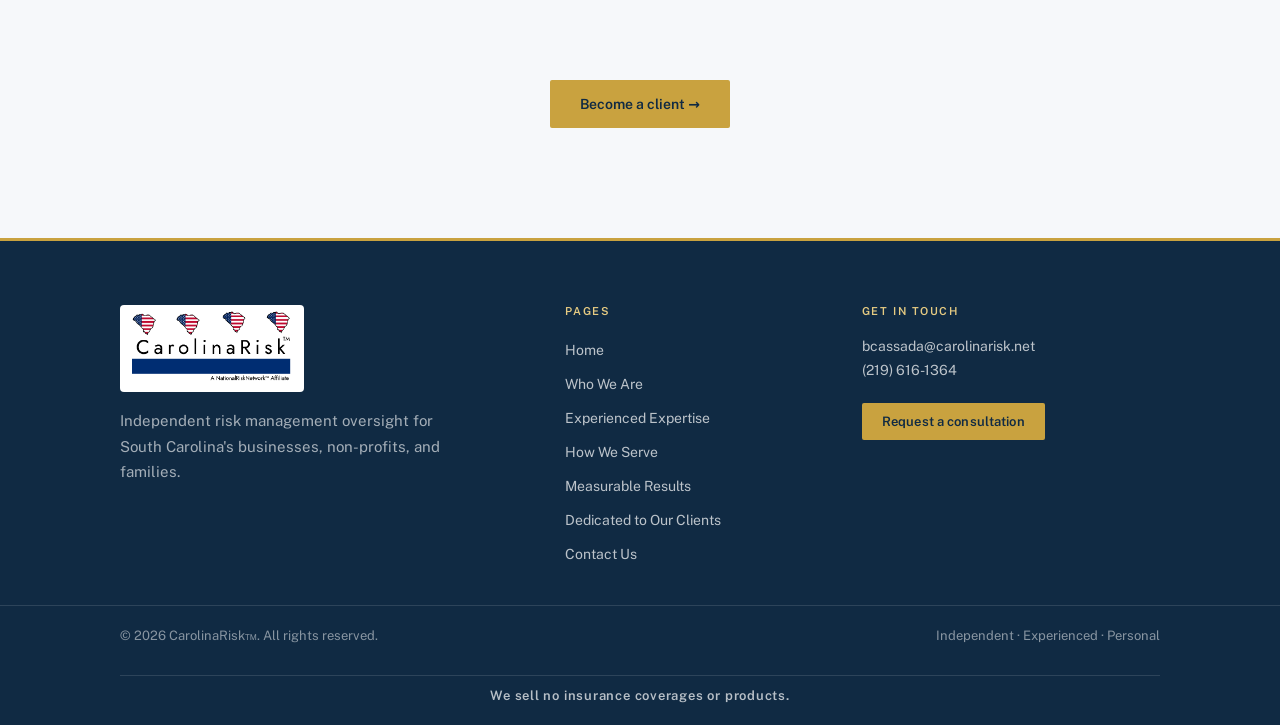
<file: testimonials.html>
<!DOCTYPE html>
<html lang="en">
<head>
  <meta charset="utf-8">
  <link rel="icon" type="image/png" href="assets/images/CarolinaRiskBlack.png">
  <meta name="viewport" content="width=device-width, initial-scale=1">
  <title>Client Testimonials | CarolinaRisk</title>
  <meta name="description" content="Hear from CarolinaRisk clients about their experience with independent risk management oversight.">
  <link rel="canonical" href="https://carolinarisk.net/testimonials.html">
  <meta property="og:title" content="Client Testimonials | CarolinaRisk">
  <meta property="og:description" content="Hear from CarolinaRisk clients about their experience with independent risk management oversight.">
  <meta property="og:url" content="https://carolinarisk.net/testimonials.html">
  <meta property="og:type" content="website">
  <meta property="og:site_name" content="CarolinaRisk">
  <meta property="og:image" content="https://carolinarisk.net/assets/images/CarolinaIndexImg.jpg">
  <meta property="og:image:alt" content="CarolinaRisk — Client Testimonials">
  <meta name="twitter:card" content="summary_large_image">
  <meta name="twitter:title" content="Client Testimonials | CarolinaRisk">
  <meta name="twitter:description" content="Hear from CarolinaRisk clients about their experience with independent risk management oversight.">
  <meta name="twitter:image" content="https://carolinarisk.net/assets/images/CarolinaIndexImg.jpg">
  <link rel="preconnect" href="https://fonts.googleapis.com">
  <link rel="preconnect" href="https://fonts.gstatic.com" crossorigin>
  <link href="https://fonts.googleapis.com/css2?family=Newsreader:ital,opsz,wght@0,6..72,400;0,6..72,500;0,6..72,600;1,6..72,400;1,6..72,500&family=Public+Sans:wght@400;500;600;700&display=swap" rel="stylesheet">
  <link rel="stylesheet" href="css/variables.css?v=2">
  <link rel="stylesheet" href="css/base.css?v=2">
  <link rel="stylesheet" href="css/layout.css?v=2">
  <link rel="stylesheet" href="css/components.css?v=2">
  <link rel="stylesheet" href="css/pages.css?v=2">
  <link rel="stylesheet" href="css/responsive.css?v=2">
  <script type="application/ld+json">
  {
    "@context": "https://schema.org",
    "@type": "BreadcrumbList",
    "itemListElement": [
      { "@type": "ListItem", "position": 1, "name": "Home", "item": "https://carolinarisk.net/" },
      { "@type": "ListItem", "position": 2, "name": "Testimonials", "item": "https://carolinarisk.net/testimonials.html" }
    ]
  }
  </script>
</head>
<body>
  <a href="#main-content" class="skip-nav">Skip to main content</a>

  <div class="page-wrapper">

    <header>
      <nav class="site-nav" aria-label="Main navigation">
        <div class="nav-container">
          <div class="nav-left">
            <a href="index.html" class="logo" aria-label="CarolinaRisk home">
              <img src="assets/images/CarolinaRiskBlack.png" alt="" class="logo-img">
            </a>
            <button type="button" class="nav-toggle" aria-expanded="false" aria-controls="nav-menu" aria-label="Toggle navigation">
              <span class="nav-toggle-bar"></span>
              <span class="nav-toggle-bar"></span>
              <span class="nav-toggle-bar"></span>
            </button>
            <ul class="nav-links" id="nav-menu">
              <li><a href="who-we-are.html" class="nav-link">Who We Are</a></li>
              <li><a href="expertise.html" class="nav-link">Experienced Expertise</a></li>
              <li><a href="how-we-serve.html" class="nav-link">How We Serve</a></li>
              <li><a href="results.html" class="nav-link">Measurable Results</a></li>
              <li><a href="testimonials.html" class="nav-link active" aria-current="page">Dedicated to Our Clients</a></li>
              <li><a href="contact.html" class="nav-link nav-link--contact">Contact Us</a></li>
            </ul>
          </div>
          <a href="contact.html" class="btn-cta btn-cta--sm nav-cta">Contact Us</a>
        </div>
      </nav>
    </header>

    <main id="main-content">

      <section class="page-header">
        <div class="container">
          <div class="section-label">
            <div class="section-label__line" aria-hidden="true"></div>
            <div class="section-label__text">Dedicated to our clients</div>
          </div>
          <h1 class="page-title">In their words.</h1>
        </div>
      </section>

      <section class="testimonials-grid">
        <div class="container">
          <ul class="testimonials-grid__inner">
            <li class="testimonial-card">
              <div class="testimonial-quote-mark" aria-hidden="true">&ldquo;</div>
              <p class="testimonial-text">I would like to take a moment to recommend Brian Cassada for your insurance needs. I pastor in Oklahoma, and it is a very tough market for church insurance. I couldn't find the coverage we needed, but I called Brian, and within a day or two he found us insurance in a very challenging market. Brian secured great coverage that was competitive in price and well worth the cost. He took good care of us throughout the process. Thank you, Brian.</p>
              <div class="testimonial-author">
                <div>
                  <div class="testimonial-name">Pastor Chad Owens</div>
                  <div class="testimonial-title">Pleasant Valley Baptist Church, Sallisaw, OK</div>
                </div>
              </div>
            </li>
            <li class="testimonial-card">
              <div class="testimonial-quote-mark" aria-hidden="true">&ldquo;</div>
              <p class="testimonial-text">I have been working with Brian with our insurance for several years now. He has been very helpful and has answered all of my insurance questions. I have found him to be honest and quick to respond to my needs. He listens and then makes recommendations. Ultimately, he takes care of my insurance needs from start to finish.</p>
              <div class="testimonial-author">
                <div>
                  <div class="testimonial-name">Dr. Rick Young</div>
                  <div class="testimonial-title">Twin Rivers Baptist Church, New Bern, NC</div>
                </div>
              </div>
            </li>
            <li class="testimonial-card">
              <div class="testimonial-quote-mark" aria-hidden="true">&ldquo;</div>
              <p class="testimonial-text">Brian Cassada has been a trusted and knowledgeable partner in helping Emmanuel Baptist Church of Harford County meet our insurance needs. His professionalism, responsiveness, and clear guidance made the process smooth and gave us confidence that our church is well protected. We highly recommend his services.</p>
              <div class="testimonial-author">
                <div>
                  <div class="testimonial-name">Pastor Joe McConkey</div>
                  <div class="testimonial-title">Emmanuel Baptist Church of Harford County, Havre de Grace, MD</div>
                </div>
              </div>
            </li>
            <li class="testimonial-card">
              <div class="testimonial-quote-mark" aria-hidden="true">&ldquo;</div>
              <p class="testimonial-text">Brian is a strategic thinker with strong planning skills who embodies servant leadership, and places a high value on continual learning and self-improvement. It has been my privilege to interact with Brian in a variety of roles &mdash; first as his AS9100 Lead Audit instructor, and then as a mentor, co-auditor, colleague and friend. Brian has a deep reservoir of knowledge, insight and wisdom on a wide range of topics, but he doesn't need to flaunt it. However, you'll want to be ready to take notes when you ask a question.</p>
              <div class="testimonial-author">
                <div>
                  <div class="testimonial-name">Raymond L. Hanson</div>
                  <div class="testimonial-title">MBA, AA, ASDE Master Auditor, CQA, CMQ/OE, CMDA</div>
                </div>
              </div>
            </li>
            <li class="testimonial-card">
              <div class="testimonial-quote-mark" aria-hidden="true">&ldquo;</div>
              <p class="testimonial-text">Brian has been CEO of J&amp;L for approximately one year now. He has led our staff with astute accountability yet with sincerity and kindness. We look forward to Brian continuing in his role and leading J&amp;L into the next decade. It has been our pleasure to have him in our service.</p>
              <div class="testimonial-author">
                <div>
                  <div class="testimonial-name">Lisa Corey</div>
                  <div class="testimonial-title">President, J &amp; L Dimensional Services, Inc.</div>
                </div>
              </div>
            </li>
            <li class="testimonial-card">
              <div class="testimonial-quote-mark" aria-hidden="true">&ldquo;</div>
              <p class="testimonial-text">I work for Brian Cassada as Music Director at LifePoint Baptist Church. He is a very organized detailed person. He is very knowledgeable and experienced in areas of IT and employee management as well as many other areas. I would highly recommend him for any position he may be seeking.</p>
              <div class="testimonial-author">
                <div>
                  <div class="testimonial-name">Jon Graham</div>
                  <div class="testimonial-title">Contractor Sales at Schilling / envision.design.build</div>
                </div>
              </div>
            </li>
          </ul>
        </div>
      </section>

      <section class="testimonials-cta">
        <a href="contact.html" class="btn-cta">Become a client →</a>
      </section>

    </main>

    <footer class="site-footer">
      <div class="footer-grid">
        <div>
          <div class="footer-logo">
            <img src="assets/images/CarolinaRiskBlack.png" alt="CarolinaRisk" class="logo-img">
          </div>
          <p class="footer-desc">Independent risk management oversight for South Carolina's businesses, non-profits, and families.</p>
        </div>
        <nav aria-label="Footer navigation">
          <div class="footer-heading">Pages</div>
          <ul class="footer-links">
              <li><a href="index.html" class="footer-link">Home</a></li>
              <li><a href="who-we-are.html" class="footer-link">Who We Are</a></li>
              <li><a href="expertise.html" class="footer-link">Experienced Expertise</a></li>
              <li><a href="how-we-serve.html" class="footer-link">How We Serve</a></li>
              <li><a href="results.html" class="footer-link">Measurable Results</a></li>
              <li><a href="testimonials.html" class="footer-link">Dedicated to Our Clients</a></li>
              <li><a href="contact.html" class="footer-link">Contact Us</a></li>
          </ul>
        </nav>
        <div>
          <div class="footer-heading">Get in touch</div>
          <div class="footer-contact-text"><a href="mailto:bcassada@carolinarisk.net" class="footer-contact-link">bcassada@carolinarisk.net</a><br><a href="tel:+12196161364" class="footer-contact-link">(219) 616-1364</a></div>
          <a href="contact.html" class="btn-cta btn-cta--sm" style="margin-top:20px">Request a consultation</a>
        </div>
      </div>
      <div class="footer-bottom">
        <div class="footer-bottom-inner">
          <div class="footer-copy">&copy; 2026 CarolinaRisk&trade;. All rights reserved.</div>
          <div class="footer-copy">Independent · Experienced · Personal</div>
          <div style="flex-basis:100%;text-align:center;margin-top:12px;padding-top:12px;border-top:1px solid rgba(255,255,255,.12)"><div style="font:600 13px var(--cr-font-sans);letter-spacing:.06em;color:rgba(255,255,255,.7)">We sell no insurance coverages or products.</div></div>
        </div>
      </div>
    </footer>

  </div>

  <script src="js/main.js?v=2"></script>
</body>
</html>
</file>
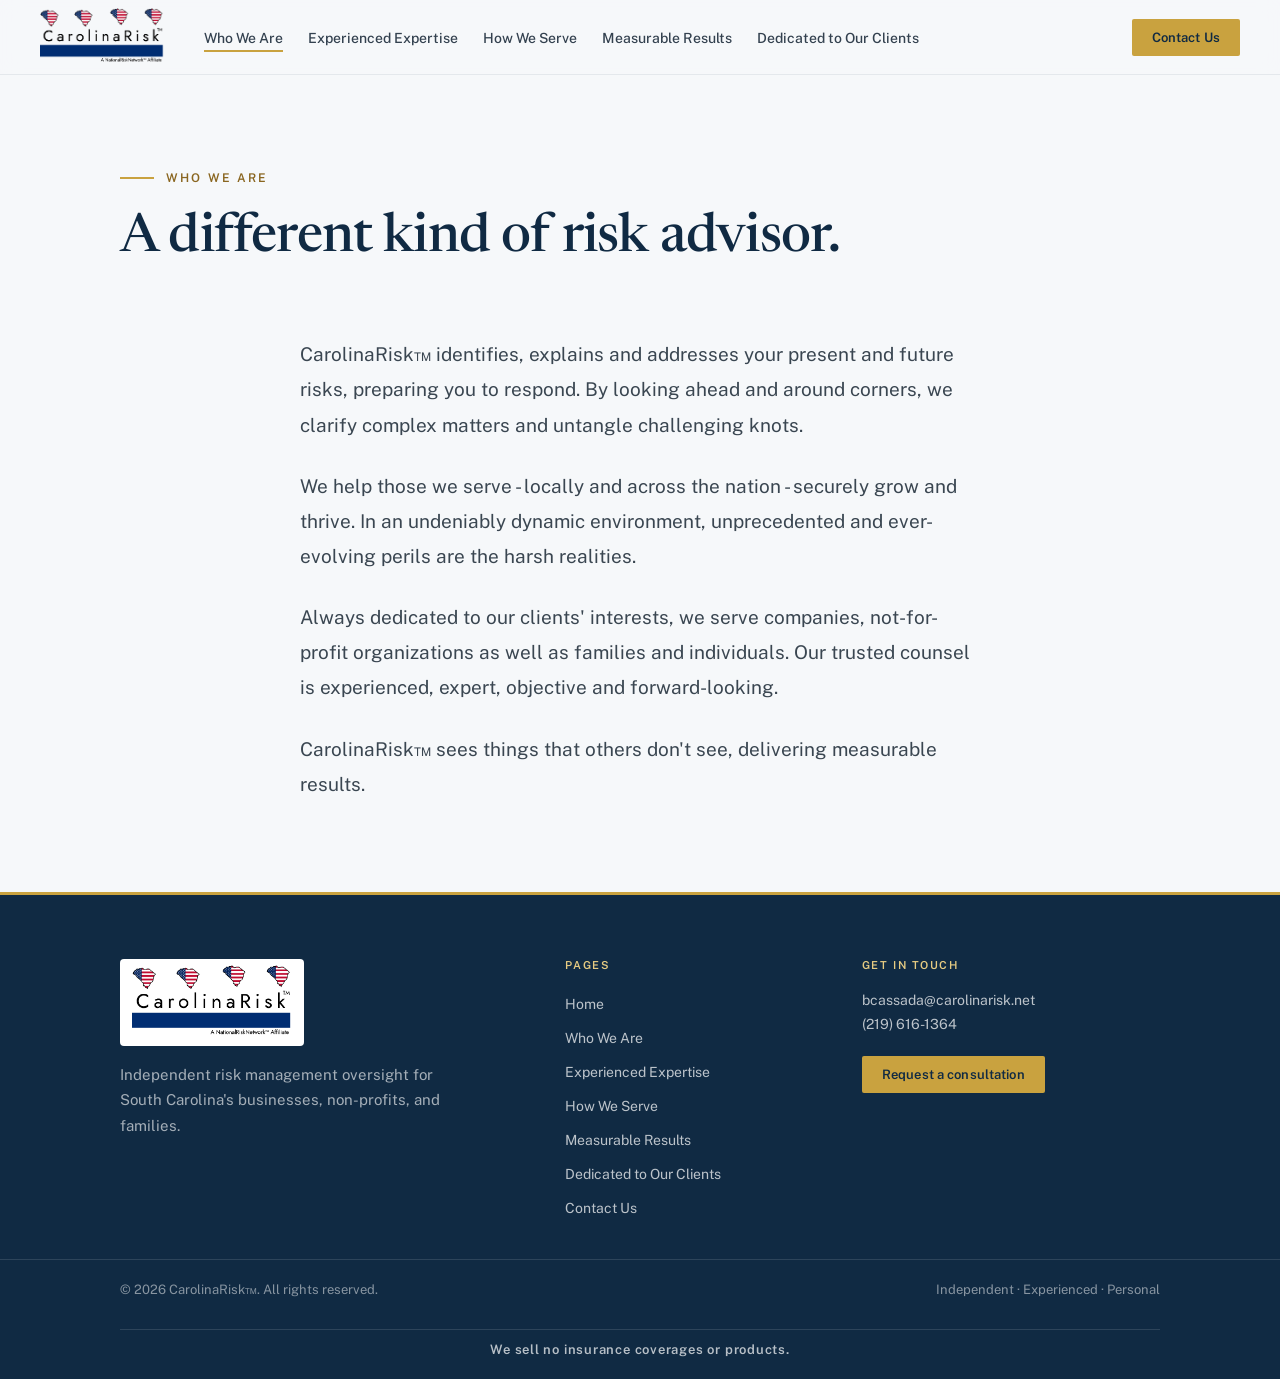
<file: who-we-are.html>
<!DOCTYPE html>
<html lang="en">
<head>
  <meta charset="utf-8">
  <link rel="icon" type="image/png" href="assets/images/CarolinaRiskBlack.png">
  <meta name="viewport" content="width=device-width, initial-scale=1">
  <title>Who We Are | CarolinaRisk</title>
  <meta name="description" content="CarolinaRisk is an independent risk management advisory in South Carolina. We sit on your side of the table, free of commissions and carrier quotas.">
  <link rel="canonical" href="https://carolinarisk.net/who-we-are.html">
  <meta property="og:title" content="Who We Are | CarolinaRisk">
  <meta property="og:description" content="An independent risk management advisory built on a simple conviction: every organization and family deserves an expert whose only loyalty is to them.">
  <meta property="og:url" content="https://carolinarisk.net/who-we-are.html">
  <meta property="og:type" content="website">
  <meta property="og:site_name" content="CarolinaRisk">
  <meta property="og:image" content="https://carolinarisk.net/assets/images/CarolinaIndexImg.jpg">
  <meta property="og:image:alt" content="CarolinaRisk — Who We Are">
  <meta name="twitter:card" content="summary_large_image">
  <meta name="twitter:title" content="Who We Are | CarolinaRisk">
  <meta name="twitter:description" content="An independent risk management advisory built on a simple conviction: every organization and family deserves an expert whose only loyalty is to them.">
  <meta name="twitter:image" content="https://carolinarisk.net/assets/images/CarolinaIndexImg.jpg">
  <link rel="preconnect" href="https://fonts.googleapis.com">
  <link rel="preconnect" href="https://fonts.gstatic.com" crossorigin>
  <link href="https://fonts.googleapis.com/css2?family=Newsreader:ital,opsz,wght@0,6..72,400;0,6..72,500;0,6..72,600;1,6..72,400;1,6..72,500&family=Public+Sans:wght@400;500;600;700&display=swap" rel="stylesheet">
  <link rel="stylesheet" href="css/variables.css?v=2">
  <link rel="stylesheet" href="css/base.css?v=2">
  <link rel="stylesheet" href="css/layout.css?v=2">
  <link rel="stylesheet" href="css/components.css?v=2">
  <link rel="stylesheet" href="css/pages.css?v=2">
  <link rel="stylesheet" href="css/responsive.css?v=2">
  <script type="application/ld+json">
  {
    "@context": "https://schema.org",
    "@type": "BreadcrumbList",
    "itemListElement": [
      { "@type": "ListItem", "position": 1, "name": "Home", "item": "https://carolinarisk.net/" },
      { "@type": "ListItem", "position": 2, "name": "Who We Are", "item": "https://carolinarisk.net/who-we-are.html" }
    ]
  }
  </script>
</head>
<body>
  <a href="#main-content" class="skip-nav">Skip to main content</a>

  <div class="page-wrapper">

    <header>
      <nav class="site-nav" aria-label="Main navigation">
        <div class="nav-container">
          <div class="nav-left">
            <a href="index.html" class="logo" aria-label="CarolinaRisk home">
              <img src="assets/images/CarolinaRiskBlack.png" alt="" class="logo-img">
            </a>
            <button type="button" class="nav-toggle" aria-expanded="false" aria-controls="nav-menu" aria-label="Toggle navigation">
              <span class="nav-toggle-bar"></span>
              <span class="nav-toggle-bar"></span>
              <span class="nav-toggle-bar"></span>
            </button>
            <ul class="nav-links" id="nav-menu">
              <li><a href="who-we-are.html" class="nav-link active" aria-current="page">Who We Are</a></li>
              <li><a href="expertise.html" class="nav-link">Experienced Expertise</a></li>
              <li><a href="how-we-serve.html" class="nav-link">How We Serve</a></li>
              <li><a href="results.html" class="nav-link">Measurable Results</a></li>
              <li><a href="testimonials.html" class="nav-link">Dedicated to Our Clients</a></li>
              <li><a href="contact.html" class="nav-link nav-link--contact">Contact Us</a></li>
            </ul>
          </div>
          <a href="contact.html" class="btn-cta btn-cta--sm nav-cta">Contact Us</a>
        </div>
      </nav>
    </header>

    <main id="main-content">

      <section class="page-header">
        <div class="container">
          <div class="section-label">
            <div class="section-label__line" aria-hidden="true"></div>
            <div class="section-label__text">Who we are</div>
          </div>
          <h1 class="page-title">A different kind of risk advisor.</h1>
        </div>
      </section>

      <section style="padding:30px 0 90px">
        <div class="container container--prose prose">
          <p>CarolinaRisk&trade; identifies, explains and addresses your present and future risks, preparing you to respond.  By looking ahead and around corners, we clarify complex matters and untangle challenging knots.</p>
          <p>We help those we serve - locally and across the nation - securely grow and thrive.  In an undeniably dynamic environment, unprecedented and ever-evolving perils are the harsh realities.</p>
          <p>Always dedicated to our clients' interests, we serve companies, not-for-profit organizations as well as families and individuals.  Our trusted counsel is experienced, expert, objective and forward-looking.</p>
          <p>CarolinaRisk&trade; sees things that others don't see, delivering measurable results.</p>
        </div>
      </section>

    </main>

    <footer class="site-footer">
      <div class="footer-grid">
        <div>
          <div class="footer-logo">
            <img src="assets/images/CarolinaRiskBlack.png" alt="CarolinaRisk" class="logo-img">
          </div>
          <p class="footer-desc">Independent risk management oversight for South Carolina's businesses, non-profits, and families.</p>
        </div>
        <nav aria-label="Footer navigation">
          <div class="footer-heading">Pages</div>
          <ul class="footer-links">
              <li><a href="index.html" class="footer-link">Home</a></li>
              <li><a href="who-we-are.html" class="footer-link">Who We Are</a></li>
              <li><a href="expertise.html" class="footer-link">Experienced Expertise</a></li>
              <li><a href="how-we-serve.html" class="footer-link">How We Serve</a></li>
              <li><a href="results.html" class="footer-link">Measurable Results</a></li>
              <li><a href="testimonials.html" class="footer-link">Dedicated to Our Clients</a></li>
              <li><a href="contact.html" class="footer-link">Contact Us</a></li>
          </ul>
        </nav>
        <div>
          <div class="footer-heading">Get in touch</div>
          <div class="footer-contact-text"><a href="mailto:bcassada@carolinarisk.net" class="footer-contact-link">bcassada@carolinarisk.net</a><br><a href="tel:+12196161364" class="footer-contact-link">(219) 616-1364</a></div>
          <a href="contact.html" class="btn-cta btn-cta--sm" style="margin-top:20px">Request a consultation</a>
        </div>
      </div>
      <div class="footer-bottom">
        <div class="footer-bottom-inner">
          <div class="footer-copy">&copy; 2026 CarolinaRisk&trade;. All rights reserved.</div>
          <div class="footer-copy">Independent · Experienced · Personal</div>
          <div style="flex-basis:100%;text-align:center;margin-top:12px;padding-top:12px;border-top:1px solid rgba(255,255,255,.12)"><div style="font:600 13px var(--cr-font-sans);letter-spacing:.06em;color:rgba(255,255,255,.7)">We sell no insurance coverages or products.</div></div>
        </div>
      </div>
    </footer>

  </div>

  <script src="js/main.js?v=2"></script>
</body>
</html>
</file>
<file: css/variables.css>
:root {
  /* Colors - Primary */
  --cr-navy: #102A43;
  --cr-gold: #C9A23F;
  --cr-gold-hover: #b88f33;
  --cr-gold-dark: #8A6620;
  --cr-gold-light: #E6CB82;
  --cr-gold-muted: #E3D3A8;
  --cr-blue: #2C5F8A;

  /* Colors - Text */
  --cr-text-dark: #1B2733;
  --cr-text-primary: #33414F;
  --cr-text-secondary: #3a4651;
  --cr-text-tertiary: #56636F;
  --cr-text-muted: #4F5B67;
  --cr-text-faint: #66727E;

  /* Colors - Backgrounds */
  --cr-bg-page: #F6F8FA;
  --cr-bg-white: #FFFFFF;
  --cr-bg-input: #FAFBFC;

  /* Colors - Borders */
  --cr-border: #E4E8EC;
  --cr-border-light: #E9ECEF;
  --cr-border-input: #E0E4E8;
  --cr-border-faint: #EDF0F3;
  --cr-border-blue: #DCE6EE;

  /* Typography */
  --cr-font-serif: 'Newsreader', Georgia, serif;
  --cr-font-sans: 'Public Sans', system-ui, -apple-system, sans-serif;

  /* Layout */
  --cr-max-wide: 1280px;
  --cr-max-content: 1120px;
  --cr-max-cases: 1000px;
  --cr-max-prose: 760px;
  --cr-max-prose-wide: 900px;
  --cr-gutter: 40px;
  --cr-nav-height: 74px;

  /* Borders */
  --cr-radius-sm: 2px;
  --cr-radius-md: 3px;
  --cr-radius-lg: 4px;
  --cr-radius-icon: 8px;
}
</file>
<file: css/base.css>
*, *::before, *::after {
  margin: 0;
  padding: 0;
  box-sizing: border-box;
}

html {
  scroll-behavior: smooth;
}

body {
  margin: 0;
  background: var(--cr-bg-page);
  font-family: var(--cr-font-sans);
  color: var(--cr-text-primary);
}

::selection {
  background: var(--cr-gold);
  color: var(--cr-navy);
}

img {
  max-width: 100%;
  height: auto;
  display: block;
}

a {
  color: inherit;
  text-decoration: none;
}

@keyframes crBounce {
  0%, 100% { transform: translateY(0); }
  50% { transform: translateY(7px); }
}

:focus-visible {
  outline: 2px solid var(--cr-gold);
  outline-offset: 2px;
}

:focus:not(:focus-visible) {
  outline: none;
}

.sr-only {
  position: absolute;
  width: 1px;
  height: 1px;
  padding: 0;
  margin: -1px;
  overflow: hidden;
  clip: rect(0, 0, 0, 0);
  white-space: nowrap;
  border: 0;
}

.skip-nav {
  position: absolute;
  left: -9999px;
  top: auto;
  width: 1px;
  height: 1px;
  overflow: hidden;
  z-index: 100;
  padding: 12px 24px;
  background: var(--cr-navy);
  color: #fff;
  font: 600 14px var(--cr-font-sans);
  text-decoration: none;
  border-radius: var(--cr-radius-sm);
}

.skip-nav:focus {
  position: fixed;
  top: 10px;
  left: 10px;
  width: auto;
  height: auto;
}

@media (prefers-reduced-motion: reduce) {
  html { scroll-behavior: auto; }
  *, *::before, *::after {
    animation-duration: 0.01ms !important;
    animation-iteration-count: 1 !important;
    transition-duration: 0.01ms !important;
  }
}
</file>
<file: css/layout.css>
.page-wrapper {
  min-height: 100vh;
  background: var(--cr-bg-page);
  font-family: var(--cr-font-sans);
  color: var(--cr-text-primary);
}

/* ============ NAV ============ */
header {
  position: sticky;
  top: 0;
  z-index: 50;
}

.site-nav {
  background: rgba(246, 248, 250, .88);
  backdrop-filter: blur(10px);
  -webkit-backdrop-filter: blur(10px);
  border-bottom: 1px solid var(--cr-border);
}

.nav-container {
  max-width: var(--cr-max-wide);
  margin: 0 auto;
  padding: 0 var(--cr-gutter);
  height: var(--cr-nav-height);
  display: flex;
  align-items: center;
  justify-content: space-between;
  gap: 24px;
}

.nav-left {
  display: flex;
  align-items: center;
  gap: 40px;
  flex: 1;
}

.logo {
  text-decoration: none;
  cursor: pointer;
  display: inline-flex;
  align-items: center;
}

.logo-img {
  height: 58px;
  width: auto;
}

.footer-logo .logo-img {
  height: 87px;
  background: #fff;
  padding: 6px 12px;
  border-radius: 4px;
}

.nav-links {
  display: flex;
  align-items: center;
  gap: 25px;
  list-style: none;
}

.nav-link--contact {
  display: none;
}

.nav-link {
  position: relative;
  color: var(--cr-text-primary);
  font: 500 14px var(--cr-font-sans);
  text-decoration: none;
  cursor: pointer;
  padding: 4px 0;
  transition: color 0.15s ease;
}

.nav-link:hover {
  color: var(--cr-navy);
}

.nav-link.active::after {
  content: '';
  position: absolute;
  left: 0;
  right: 0;
  bottom: -2px;
  height: 2px;
  background: var(--cr-gold);
}

.nav-toggle {
  display: none;
  flex-direction: column;
  gap: 5px;
  padding: 8px;
  background: none;
  border: none;
  cursor: pointer;
}

.nav-toggle-bar {
  display: block;
  width: 22px;
  height: 2px;
  background: var(--cr-navy);
  border-radius: 1px;
  transition: transform 0.2s ease, opacity 0.2s ease;
}

/* ============ FOOTER ============ */
.site-footer {
  background: var(--cr-navy);
  border-top: 3px solid var(--cr-gold);
}

.footer-grid {
  max-width: var(--cr-max-content);
  margin: 0 auto;
  padding: 64px var(--cr-gutter) 36px;
  display: grid;
  grid-template-columns: 1.6fr 1fr 1.2fr;
  gap: 48px;
}

.footer-logo {
  font-family: var(--cr-font-serif);
  font-size: 24px;
  font-weight: 600;
  margin-bottom: 16px;
}

.footer-logo .logo-carolina { color: #fff; }

.footer-desc {
  font: 400 15px/1.7 var(--cr-font-sans);
  color: rgba(255, 255, 255, .62);
  margin: 0;
  max-width: 320px;
}

.footer-heading {
  font: 600 11px var(--cr-font-sans);
  letter-spacing: .14em;
  text-transform: uppercase;
  color: var(--cr-gold-light);
  margin-bottom: 18px;
}

.footer-links {
  display: flex;
  flex-direction: column;
  gap: 4px;
  list-style: none;
}

.footer-link {
  font: 400 14px var(--cr-font-sans);
  color: rgba(255, 255, 255, .72);
  text-decoration: none;
  cursor: pointer;
  transition: color 0.15s ease;
  padding: 7px 0;
  min-height: 24px;
  display: inline-flex;
  align-items: center;
}

.footer-link:hover {
  color: var(--cr-gold);
}

.footer-contact-text {
  font: 400 14px/1.7 var(--cr-font-sans);
  color: rgba(255, 255, 255, .72);
}

.footer-contact-link {
  color: inherit;
  text-decoration: none;
  transition: color 0.15s ease;
}

.footer-contact-link:hover,
.footer-contact-link:focus-visible {
  color: var(--cr-gold);
  text-decoration: underline;
}

.footer-bottom {
  border-top: 1px solid rgba(255, 255, 255, .12);
}

.footer-bottom-inner {
  max-width: var(--cr-max-content);
  margin: 0 auto;
  padding: 22px var(--cr-gutter);
  display: flex;
  justify-content: space-between;
  align-items: center;
  gap: 20px;
  flex-wrap: wrap;
}

.footer-copy {
  font: 400 13px var(--cr-font-sans);
  color: rgba(255, 255, 255, .5);
}
</file>
<file: css/components.css>
/* ============ SECTION LABEL ============ */
.section-label {
  display: flex;
  align-items: center;
  gap: 12px;
  margin-bottom: 24px;
}

.section-label--centered {
  display: inline-flex;
  margin-bottom: 30px;
}

.section-label__line {
  width: 34px;
  height: 1.5px;
  background: var(--cr-gold);
  flex: none;
}

.section-label--centered .section-label__line {
  width: 24px;
}

.section-label__text {
  font: 600 12px var(--cr-font-sans);
  letter-spacing: .18em;
  text-transform: uppercase;
  color: var(--cr-gold-dark);
}

/* ============ SUBSECTION LABEL ============ */
.subsection-label {
  font: 600 12px var(--cr-font-sans);
  letter-spacing: .16em;
  text-transform: uppercase;
  color: var(--cr-gold-dark);
}

/* ============ PAGE TITLES ============ */
.page-title {
  font-family: var(--cr-font-serif);
  font-weight: 500;
  font-size: 54px;
  line-height: 1.08;
  letter-spacing: -.015em;
  color: var(--cr-navy);
  margin: 0;
  max-width: 780px;
}

.page-subtitle {
  font: 400 19px/1.7 var(--cr-font-sans);
  color: var(--cr-text-tertiary);
  margin: 0;
}

/* ============ CONTAINERS ============ */
.container {
  max-width: var(--cr-max-content);
  margin: 0 auto;
  padding: 0 var(--cr-gutter);
}

.container--wide {
  max-width: var(--cr-max-wide);
}

.container--prose {
  max-width: var(--cr-max-prose);
}

.container--prose-wide {
  max-width: var(--cr-max-prose-wide);
}

.container--cases {
  max-width: var(--cr-max-cases);
}

/* ============ BUTTONS ============ */
.btn-cta {
  display: inline-flex;
  align-items: center;
  gap: 10px;
  background: var(--cr-gold);
  color: var(--cr-navy);
  font: 600 14px var(--cr-font-sans);
  padding: 16px 30px;
  border-radius: var(--cr-radius-sm);
  text-decoration: none;
  cursor: pointer;
  border: none;
  white-space: nowrap;
  transition: background 0.15s ease;
}

.btn-cta:hover {
  background: var(--cr-gold-hover);
}

.btn-cta--sm {
  font-size: 13px;
  letter-spacing: .01em;
  padding: 11px 20px;
  gap: 8px;
}

/* ============ LINK ARROW ============ */
.link-arrow {
  display: inline-flex;
  align-items: center;
  gap: 8px;
  color: var(--cr-blue);
  font: 600 15px var(--cr-font-sans);
  text-decoration: none;
  cursor: pointer;
  transition: gap 0.15s ease, color 0.15s ease;
}

.link-arrow:hover {
  gap: 13px;
  color: var(--cr-navy);
}

/* ============ CARDS ============ */
.card {
  background: var(--cr-bg-white);
  border: 1px solid var(--cr-border-light);
  border-radius: var(--cr-radius-md);
  padding: 34px 30px;
  overflow: hidden;
}

.card--gold-top {
  border-top: 3px solid var(--cr-gold);
}

.card--padded {
  padding: 44px 40px;
}

.card__img {
  width: calc(100% + 60px);
  max-width: none;
  height: 220px;
  object-fit: cover;
  object-position: center;
  display: block;
  margin: -34px -30px 24px;
  border-radius: var(--cr-radius-md) var(--cr-radius-md) 0 0;
}

.card__title {
  font-family: var(--cr-font-serif);
  font-weight: 600;
  font-size: 21px;
  color: var(--cr-navy);
  margin: 0 0 12px;
}

.card__text {
  font: 400 15px/1.7 var(--cr-font-sans);
  color: var(--cr-text-tertiary);
  margin: 0;
}

/* ============ BULLET LIST ============ */
.bullet-list {
  display: flex;
  flex-direction: column;
  gap: 13px;
  list-style: none;
}

.bullet-item {
  display: flex;
  align-items: flex-start;
  gap: 12px;
}

.bullet-dot {
  width: 7px;
  height: 7px;
  border-radius: 50%;
  background: var(--cr-gold);
  margin-top: 7px;
  flex: none;
}

.bullet-text {
  font: 400 15px/1.55 var(--cr-font-sans);
  color: var(--cr-text-secondary);
}

.bullet-text--lg {
  font-size: 16px;
}

/* ============ ICON BADGE ============ */
.icon-badge {
  width: 46px;
  height: 46px;
  border-radius: var(--cr-radius-icon);
  display: flex;
  align-items: center;
  justify-content: center;
  font-family: var(--cr-font-serif);
  font-size: 22px;
  margin-bottom: 24px;
}

.icon-badge--navy {
  background: var(--cr-navy);
  color: var(--cr-gold);
}

.icon-badge--blue {
  background: var(--cr-blue);
  color: #fff;
}

/* ============ TESTIMONIAL CARD ============ */
.testimonial-card {
  background: var(--cr-bg-white);
  border: 1px solid var(--cr-border-light);
  border-radius: var(--cr-radius-md);
  padding: 36px 32px;
  border-top: 3px solid var(--cr-gold);
}

.testimonial-quote-mark {
  font-family: var(--cr-font-serif);
  font-size: 48px;
  color: var(--cr-gold-muted);
  line-height: .4;
  margin-bottom: 12px;
}

.testimonial-text {
  font-family: var(--cr-font-serif);
  font-style: italic;
  font-size: 19px;
  line-height: 1.6;
  color: var(--cr-text-dark);
  margin: 0 0 26px;
}

.testimonial-author {
  display: flex;
  align-items: center;
  gap: 13px;
}

.testimonial-avatar {
  width: 42px;
  height: 42px;
  border-radius: 50%;
  background: repeating-linear-gradient(135deg, #e9edf1 0 7px, #e2e7ec 7px 14px);
  border: 1px solid var(--cr-border);
  flex: none;
}

.testimonial-name {
  font: 600 14px var(--cr-font-sans);
  color: var(--cr-navy);
}

.testimonial-title {
  font: 400 13px var(--cr-font-sans);
  color: var(--cr-text-muted);
  margin-top: 2px;
}

/* ============ CASE STUDY CARD ============ */
.case-card {
  background: var(--cr-bg-white);
  border: 1px solid var(--cr-border-light);
  border-radius: var(--cr-radius-md);
  overflow: hidden;
  display: flex;
  flex-direction: column;
}

.case-body {
  padding: 38px 40px;
}

.case-label {
  font: 600 12px var(--cr-font-sans);
  letter-spacing: .14em;
  text-transform: uppercase;
  color: var(--cr-gold-dark);
  margin-bottom: 12px;
}

.case-title {
  font-family: var(--cr-font-serif);
  font-weight: 600;
  font-size: 25px;
  line-height: 1.2;
  color: var(--cr-navy);
  margin: 0 0 24px;
}

.case-details {
  display: flex;
  flex-direction: column;
  gap: 16px;
}

.case-detail-label {
  font: 600 11px var(--cr-font-sans);
  letter-spacing: .12em;
  text-transform: uppercase;
  color: var(--cr-text-faint);
  margin-bottom: 5px;
}

.case-detail-text {
  font: 400 15px/1.65 var(--cr-font-sans);
  color: var(--cr-text-secondary);
  margin: 0;
}

.case-image {
  background: var(--cr-navy);
  height: 320px;
  display: flex;
}

.case-image img {
  width: 100%;
  height: 100%;
  object-fit: cover;
  object-position: center;
  display: block;
}

/* ============ CTA BAND ============ */
.cta-band {
  background: var(--cr-navy);
  padding: 96px 0;
}

.cta-band__inner {
  max-width: var(--cr-max-content);
  margin: 0 auto;
  padding: 0 var(--cr-gutter);
  display: flex;
  align-items: center;
  justify-content: space-between;
  gap: 40px;
  flex-wrap: wrap;
}

.cta-band__title {
  font-family: var(--cr-font-serif);
  font-weight: 500;
  font-size: 38px;
  line-height: 1.15;
  color: #fff;
  margin: 0 0 10px;
}

.cta-band__text {
  font: 400 17px/1.6 var(--cr-font-sans);
  color: rgba(255, 255, 255, .7);
  margin: 0;
}

/* ============ PROSE ============ */
.prose {
  font: 400 19px/1.85 var(--cr-font-sans);
  color: var(--cr-text-secondary);
}

.prose p {
  margin: 0 0 26px;
}

.prose p:last-child {
  margin-bottom: 0;
}

.prose--sm {
  font-size: 18px;
  line-height: 1.8;
}

.prose--sm p {
  margin-bottom: 20px;
}

/* ============ CONTACT BOX ============ */
.contact-box {
  background: var(--cr-navy);
  border-radius: var(--cr-radius-lg);
  padding: 34px 32px;
  margin-bottom: 24px;
}

.contact-box--lg {
  padding: 48px 44px;
}

.contact-box__heading {
  font: 600 12px var(--cr-font-sans);
  letter-spacing: .14em;
  text-transform: uppercase;
  color: var(--cr-gold-light);
  margin-bottom: 22px;
}

.contact-box__items {
  display: flex;
  flex-direction: column;
  gap: 18px;
}

.contact-box__label {
  font: 600 11px var(--cr-font-sans);
  letter-spacing: .1em;
  text-transform: uppercase;
  color: rgba(255, 255, 255, .5);
  margin-bottom: 5px;
}

.contact-box__value {
  font: 400 16px var(--cr-font-sans);
  color: #fff;
}

.contact-box__value-link {
  color: inherit;
  text-decoration: none;
}

.contact-box__value-link:hover,
.contact-box__value-link:focus-visible {
  color: var(--cr-gold-light);
  text-decoration: underline;
}

.contact-box__value--multiline {
  line-height: 1.5;
}

/* ============ PLACEHOLDER IMAGE ============ */
.placeholder-img {
  position: relative;
  border: 1px solid var(--cr-border);
  border-radius: var(--cr-radius-md);
  background: repeating-linear-gradient(135deg, #e9edf1 0 12px, #e2e7ec 12px 24px);
  display: flex;
  align-items: center;
  justify-content: center;
}

.placeholder-img__text {
  color: var(--cr-text-faint);
  font: 12px var(--cr-font-sans);
}

.placeholder-map {
  height: 200px;
  border: 1px solid var(--cr-border);
  border-radius: var(--cr-radius-lg);
  background: repeating-linear-gradient(135deg, #eef1f4 0 14px, #e7ebef 14px 28px);
  display: flex;
  align-items: center;
  justify-content: center;
  color: var(--cr-text-faint);
  font: 12px var(--cr-font-sans);
}
</file>
<file: css/pages.css>
/* ============ HOME - HERO ============ */
.hero {
  position: relative;
  min-height: 78vh;
  display: flex;
  align-items: center;
  background-image:
    linear-gradient(180deg, rgba(16, 35, 67, .45) 0%, rgba(16, 35, 67, .74) 100%),
    repeating-linear-gradient(135deg, #41576f 0 16px, #3a4f66 16px 32px);
  background-size: cover;
  background-position: center;
}

.hero__placeholder-label {
  position: absolute;
  top: 14px;
  right: 18px;
  color: rgba(255, 255, 255, .5);
  font: 11px var(--cr-font-sans);
  letter-spacing: .04em;
}

.hero__content {
  max-width: var(--cr-max-wide);
  margin: 0 auto;
  padding: 0 var(--cr-gutter);
  width: 100%;
}

.hero__inner {
  max-width: 780px;
}

.hero__label {
  display: flex;
  align-items: center;
  gap: 12px;
  margin-bottom: 26px;
}

.hero__label-line {
  width: 34px;
  height: 1.5px;
  background: var(--cr-gold);
}

.hero__label-text {
  font: 600 12px var(--cr-font-sans);
  letter-spacing: .18em;
  text-transform: uppercase;
  color: var(--cr-gold-light);
}

.hero h1 {
  font-family: var(--cr-font-serif);
  font-weight: 500;
  font-size: 68px;
  line-height: 1.04;
  letter-spacing: -.015em;
  color: #fff;
  margin: 0 0 24px;
}

.hero__subtitle {
  font: 400 20px/1.6 var(--cr-font-sans);
  color: rgba(255, 255, 255, .86);
  margin: 0 0 38px;
  max-width: 620px;
}

.hero__scroll {
  position: absolute;
  bottom: 24px;
  left: 50%;
  transform: translateX(-50%);
  color: rgba(255, 255, 255, .6);
  font-size: 22px;
  animation: crBounce 2.4s ease-in-out infinite;
}

/* ============ HOME - MISSION ============ */
.mission {
  padding: 120px 0;
  text-align: center;
}

.mission__text {
  font-family: var(--cr-font-serif);
  font-weight: 400;
  font-size: 34px;
  line-height: 1.42;
  letter-spacing: -.01em;
  color: var(--cr-text-dark);
  margin: 0;
}

.mission__text em {
  font-style: italic;
  color: var(--cr-navy);
}

/* ============ HOME - PILLARS ============ */
.pillars {
  padding: 20px 0 120px;
}

.pillars__grid {
  max-width: var(--cr-max-content);
  margin: 0 auto;
  padding: 0 var(--cr-gutter);
  display: grid;
  grid-template-columns: repeat(3, 1fr);
  gap: 56px;
}

.pillar__number {
  font-family: var(--cr-font-serif);
  font-size: 30px;
  color: var(--cr-gold);
  margin-bottom: 18px;
}

.pillar__title {
  font-family: var(--cr-font-serif);
  font-weight: 600;
  font-size: 23px;
  color: var(--cr-navy);
  margin: 0 0 12px;
}

.pillar__text {
  font: 400 16px/1.7 var(--cr-font-sans);
  color: var(--cr-text-tertiary);
  margin: 0;
}

/* ============ HOME - PRINCIPAL TEASER ============ */
.principal-teaser {
  padding: 0 0 120px;
}

.principal-teaser__grid {
  max-width: var(--cr-max-content);
  margin: 0 auto;
  padding: 0 var(--cr-gutter);
  display: grid;
  grid-template-columns: 0.85fr 1fr;
  gap: 72px;
  align-items: center;
}

.principal-teaser__photo {
  aspect-ratio: 4/5;
}

.principal-teaser__title {
  font-family: var(--cr-font-serif);
  font-weight: 500;
  font-size: 40px;
  line-height: 1.15;
  letter-spacing: -.01em;
  color: var(--cr-navy);
  margin: 0 0 20px;
}

.principal-teaser__text {
  font: 400 17px/1.75 var(--cr-font-sans);
  color: var(--cr-text-tertiary);
  margin: 0 0 28px;
}

/* ============ HOME - TESTIMONIAL BAND ============ */
.home-testimonial {
  padding: 104px 0;
  background: var(--cr-bg-white);
  border-top: 1px solid var(--cr-border-faint);
  border-bottom: 1px solid var(--cr-border-faint);
}

.home-testimonial__inner {
  max-width: 880px;
  margin: 0 auto;
  padding: 0 var(--cr-gutter);
  text-align: center;
}

.home-testimonial__mark {
  font-family: var(--cr-font-serif);
  font-size: 64px;
  color: var(--cr-gold-muted);
  line-height: .4;
  margin-bottom: 10px;
}

.home-testimonial__quote {
  font-family: var(--cr-font-serif);
  font-style: italic;
  font-weight: 400;
  font-size: 30px;
  line-height: 1.5;
  color: var(--cr-text-dark);
  margin: 0 0 28px;
}

.home-testimonial__name {
  font: 600 14px var(--cr-font-sans);
  letter-spacing: .04em;
  color: var(--cr-navy);
}

.home-testimonial__title {
  font: 400 13px var(--cr-font-sans);
  color: var(--cr-text-muted);
  margin-top: 4px;
}

/* ============ INNER PAGE HEADER ============ */
.page-header {
  padding: 96px 0 40px;
}

.page-header--with-sub {
  padding-bottom: 40px;
}

/* ============ 404 ============ */
.error-page {
  padding: 120px 0;
  text-align: center;
}

/* ============ WHO WE ARE - HOW WE WORK ============ */
.how-we-work {
  padding: 0 0 110px;
}

.how-we-work__grid {
  display: grid;
  grid-template-columns: repeat(3, 1fr);
  gap: 32px;
}

/* ============ EXPERTISE - PRINCIPAL DETAIL ============ */
.expertise-principal {
  padding: 30px 0 80px;
}

.expertise-principal__grid {
  max-width: var(--cr-max-content);
  margin: 0 auto;
  padding: 0 var(--cr-gutter);
  display: grid;
  grid-template-columns: 0.8fr 1fr;
  gap: 64px;
  align-items: start;
}

.expertise-principal__photo {
  aspect-ratio: 4/5;
}

.expertise-principal__name {
  font-family: var(--cr-font-serif);
  font-weight: 600;
  font-size: 30px;
  color: var(--cr-navy);
  margin: 0 0 4px;
}

.expertise-principal__role {
  font: 600 14px var(--cr-font-sans);
  letter-spacing: .04em;
  color: var(--cr-gold-dark);
  margin-bottom: 24px;
}

.expertise-principal__quals-label {
  font: 600 12px var(--cr-font-sans);
  letter-spacing: .14em;
  text-transform: uppercase;
  color: var(--cr-text-muted);
  margin-bottom: 16px;
}

/* ============ EXPERTISE - BACKGROUND ============ */
.expertise-background {
  padding: 0 0 30px;
}

/* ============ EXPERTISE - AWARDS ============ */
.awards {
  padding: 60px 0;
}

.awards__grid {
  display: grid;
  grid-template-columns: repeat(3, 1fr);
  gap: 28px;
}

.award-card {
  background: var(--cr-bg-white);
  border: 1px solid var(--cr-border-light);
  border-radius: var(--cr-radius-md);
  padding: 30px;
  border-top: 3px solid var(--cr-gold);
}

.award-card__title {
  font-family: var(--cr-font-serif);
  font-size: 22px;
  color: var(--cr-navy);
  margin-bottom: 8px;
}

.award-card__detail {
  font: 400 14px/1.6 var(--cr-font-sans);
  color: var(--cr-text-tertiary);
}

/* ============ EXPERTISE - COMMUNITY ============ */
.community {
  padding: 30px 0 110px;
}

/* ============ HOW WE SERVE ============ */
.serve-cards {
  padding: 36px 0 110px;
}

.serve-cards__grid {
  display: grid;
  grid-template-columns: 1fr 1fr;
  gap: 32px;
}

.serve-card__title {
  font-family: var(--cr-font-serif);
  font-weight: 600;
  font-size: 26px;
  line-height: 1.2;
  color: var(--cr-navy);
  margin: 0 0 8px;
}

.serve-card__subtitle {
  font: 600 14px var(--cr-font-sans);
  letter-spacing: .03em;
  color: var(--cr-gold-dark);
  margin-bottom: 20px;
}

.serve-card__text {
  font: 400 16px/1.7 var(--cr-font-sans);
  color: var(--cr-text-tertiary);
  margin: 0 0 24px;
}

.serve-cta {
  padding: 0 0 110px;
  text-align: center;
}

/* ============ RESULTS ============ */
.results-list {
  padding: 40px 0 110px;
}

.results-list__stack {
  display: flex;
  flex-direction: column;
  gap: 28px;
  list-style: none;
}

/* ============ TESTIMONIALS ============ */
.testimonials-grid {
  padding: 40px 0 110px;
}

.testimonials-grid__inner {
  display: grid;
  grid-template-columns: repeat(2, 1fr);
  gap: 28px;
  list-style: none;
}

.testimonials-cta {
  padding: 0 0 110px;
  text-align: center;
}

/* ============ CONTACT ============ */
.contact-skyline {
  padding: 24px 0 60px;
}

.contact-skyline__img {
  position: relative;
  height: 240px;
  border: 1px solid var(--cr-border-blue);
  border-radius: var(--cr-radius-lg);
  background-image:
    linear-gradient(180deg, rgba(214, 230, 242, .35), rgba(255, 255, 255, 0)),
    repeating-linear-gradient(135deg, #e3eef6 0 16px, #dae8f2 16px 32px);
  display: flex;
  align-items: flex-end;
  padding: 24px 28px;
}

.contact-skyline__placeholder {
  position: absolute;
  top: 12px;
  right: 16px;
  color: #92a6b6;
  font: 11px var(--cr-font-sans);
}

.contact-skyline__tagline {
  font-family: var(--cr-font-serif);
  font-style: italic;
  font-size: 24px;
  color: var(--cr-blue);
}

.contact-form-section {
  padding: 0 0 110px;
}

.contact-form-grid {
  display: grid;
  grid-template-columns: 1.5fr 1fr;
  gap: 48px;
  align-items: start;
}

.contact-form-grid--centered {
  grid-template-columns: 1.2fr 1fr;
  align-items: start;
}

.contact-form-card {
  background: var(--cr-bg-white);
  border: 1px solid var(--cr-border-light);
  border-radius: var(--cr-radius-lg);
  padding: 40px;
}

.contact-form-card__heading {
  font: 600 12px var(--cr-font-sans);
  letter-spacing: .14em;
  text-transform: uppercase;
  color: var(--cr-gold-dark);
  margin-bottom: 8px;
}

.contact-form-card__hint {
  font: 400 14px var(--cr-font-sans);
  color: var(--cr-text-muted);
  margin: 0 0 28px;
}

.form-fields {
  display: flex;
  flex-direction: column;
  gap: 20px;
}

.form-label {
  font: 600 13px var(--cr-font-sans);
  color: var(--cr-text-primary);
  margin-bottom: 8px;
}

.form-input {
  height: 46px;
  border: 1px solid var(--cr-border-input);
  border-radius: var(--cr-radius-sm);
  background: var(--cr-bg-input);
}

.form-input--select {
  display: flex;
  align-items: center;
  justify-content: space-between;
  padding: 0 16px;
}

.form-input--select span {
  font: 400 14px var(--cr-font-sans);
  color: var(--cr-text-faint);
}

.form-textarea {
  height: 120px;
  border: 1px solid var(--cr-border-input);
  border-radius: var(--cr-radius-sm);
  background: var(--cr-bg-input);
}

.form-row-2 {
  display: grid;
  grid-template-columns: 1fr 1fr;
  gap: 16px;
}
</file>
<file: css/responsive.css>
/* ============ TABLET (768px and below) ============ */
@media (max-width: 768px) {
  :root {
    --cr-gutter: 24px;
  }

  /* Nav */
  .nav-left {
    gap: 0;
    justify-content: space-between;
  }

  .nav-toggle {
    display: flex;
    align-items: center;
    justify-content: center;
    min-width: 44px;
    min-height: 44px;
    padding: 0;
  }

  .nav-links {
    display: none;
    position: absolute;
    top: var(--cr-nav-height);
    left: 0;
    right: 0;
    flex-direction: column;
    align-items: stretch;
    background: rgba(246, 248, 250, .97);
    backdrop-filter: blur(10px);
    -webkit-backdrop-filter: blur(10px);
    border-bottom: 1px solid var(--cr-border);
    padding: 8px var(--cr-gutter);
    gap: 0;
  }

  .nav-links.open {
    display: flex;
  }

  .nav-links li {
    width: 100%;
  }

  .nav-link {
    display: block;
    width: 100%;
    padding: 16px 4px;
    font-size: 15px;
    border-bottom: 1px solid var(--cr-border);
  }

  .nav-links li:last-child .nav-link {
    border-bottom: none;
  }

  .nav-link.active::after {
    bottom: 10px;
  }

  .btn-cta--sm.nav-cta {
    display: none;
  }

  .nav-link--contact {
    display: block;
    margin-top: 6px;
    padding-top: 14px;
    border-top: 1px solid var(--cr-border);
    color: var(--cr-gold-dark);
    font-weight: 600;
  }

  /* Hero */
  .hero {
    min-height: 65vh;
  }

  .hero h1 {
    font-size: 44px;
  }

  .hero__subtitle {
    font-size: 17px;
  }

  /* Mission */
  .mission {
    padding: 80px 0;
  }

  .mission__text {
    font-size: 26px;
  }

  /* Pillars */
  .pillars {
    padding: 20px 0 80px;
  }

  .pillars__grid {
    grid-template-columns: 1fr;
    gap: 40px;
  }

  /* Principal Teaser */
  .principal-teaser {
    padding: 0 0 80px;
  }

  .principal-teaser__grid {
    grid-template-columns: 1fr;
    gap: 40px;
  }

  .principal-teaser__photo {
    max-width: 360px;
  }

  .principal-teaser__title {
    font-size: 32px;
  }

  /* Home Testimonial */
  .home-testimonial {
    padding: 72px 0;
  }

  .home-testimonial__quote {
    font-size: 24px;
  }

  /* CTA Band */
  .cta-band {
    padding: 64px 0;
  }

  .cta-band__inner {
    flex-direction: column;
    align-items: flex-start;
    gap: 24px;
  }

  .cta-band__title {
    font-size: 30px;
  }

  /* Page Headers */
  .page-header {
    padding: 64px 0 30px;
  }

  .error-page {
    padding: 64px 0;
  }

  .page-title {
    font-size: 38px;
  }

  .page-subtitle {
    font-size: 17px;
  }

  /* Prose */
  .prose {
    font-size: 17px;
    line-height: 1.75;
  }

  .prose--sm {
    font-size: 16px;
  }

  /* How We Work */
  .how-we-work {
    padding: 0 0 80px;
  }

  .how-we-work__grid {
    grid-template-columns: 1fr;
    gap: 20px;
  }

  /* Expertise Principal */
  .expertise-principal {
    padding: 24px 0 60px;
  }

  .expertise-principal__grid {
    grid-template-columns: 1fr;
    gap: 36px;
  }

  .expertise-principal__photo {
    max-width: 320px;
  }

  .expertise-principal__name {
    font-size: 26px;
  }

  /* Awards */
  .awards__grid {
    grid-template-columns: 1fr;
    gap: 16px;
  }

  /* Community */
  .community {
    padding: 30px 0 80px;
  }

  /* Serve Cards */
  .serve-cards {
    padding: 24px 0 80px;
  }

  .serve-cards__grid {
    grid-template-columns: 1fr;
    gap: 24px;
  }

  .serve-cta {
    padding: 0 0 80px;
  }

  /* Case Studies */
  .case-image {
    height: 220px;
  }

  .results-list {
    padding: 24px 0 80px;
  }

  /* Testimonials */
  .testimonials-grid {
    padding: 24px 0 80px;
  }

  .testimonials-grid__inner {
    grid-template-columns: 1fr;
    gap: 20px;
  }

  .testimonials-cta {
    padding: 0 0 80px;
  }

  /* Contact */
  .contact-skyline__img {
    height: 180px;
  }

  .contact-form-section {
    padding: 0 0 80px;
  }

  .contact-form-grid {
    grid-template-columns: 1fr;
    gap: 32px;
  }

  /* Footer */
  .footer-grid {
    grid-template-columns: 1fr;
    gap: 36px;
    padding: 48px var(--cr-gutter) 28px;
  }

  .footer-bottom-inner {
    flex-direction: column;
    gap: 8px;
    text-align: center;
  }
}

/* ============ MOBILE (480px and below) ============ */
@media (max-width: 480px) {
  :root {
    --cr-gutter: 18px;
  }

  .hero {
    min-height: 55vh;
  }

  .hero h1 {
    font-size: 34px;
  }

  .hero__subtitle {
    font-size: 16px;
    margin-bottom: 28px;
  }

  .btn-cta {
    padding: 14px 24px;
    font-size: 13px;
    width: 100%;
    justify-content: center;
  }

  .btn-cta--sm {
    width: auto;
  }

  .mission__text {
    font-size: 22px;
  }

  .page-title {
    font-size: 30px;
  }

  .principal-teaser__title {
    font-size: 28px;
  }

  .home-testimonial__quote {
    font-size: 20px;
  }

  .cta-band__title {
    font-size: 26px;
  }

  .serve-card__title {
    font-size: 22px;
  }

  .case-title {
    font-size: 21px;
  }

  .contact-skyline__tagline {
    font-size: 20px;
  }

  .form-row-2 {
    grid-template-columns: 1fr;
  }

  .card--padded {
    padding: 30px 24px;
  }

  .contact-box--lg {
    padding: 30px 24px;
  }
}
</file>
